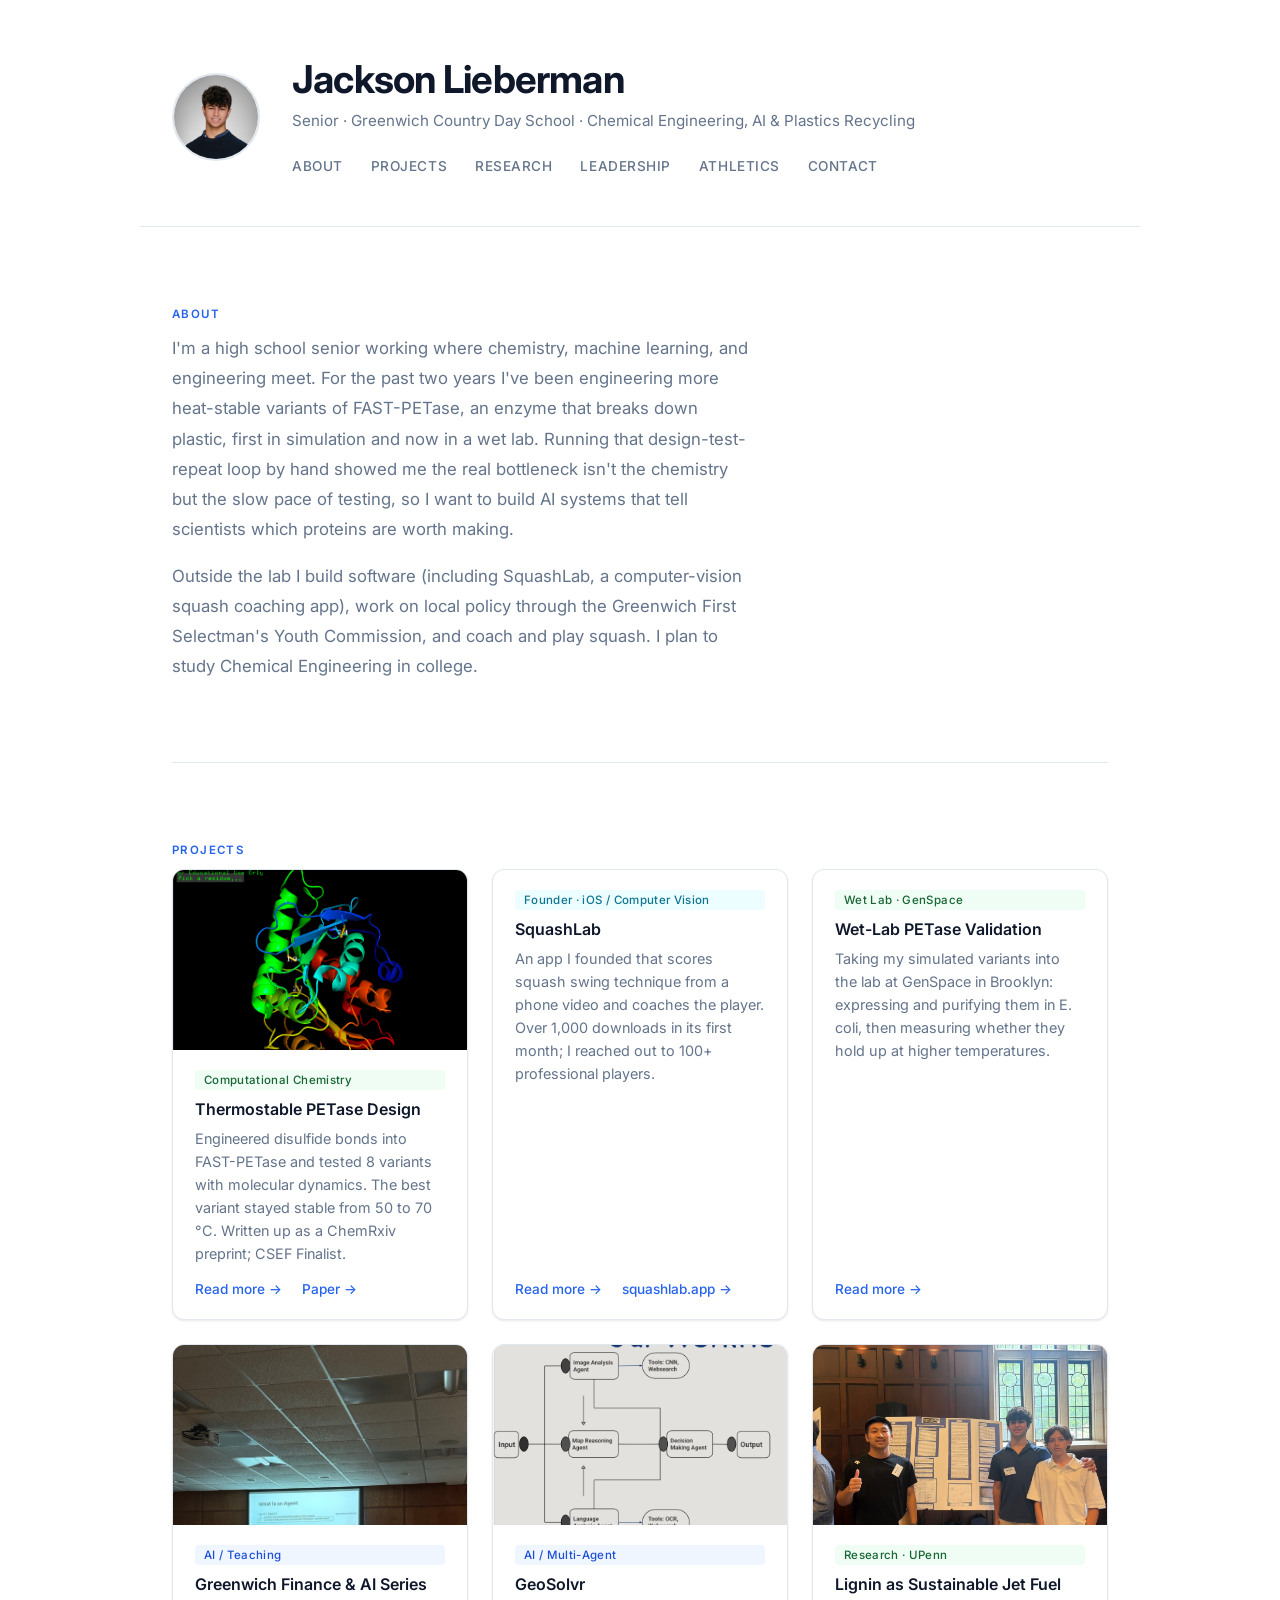
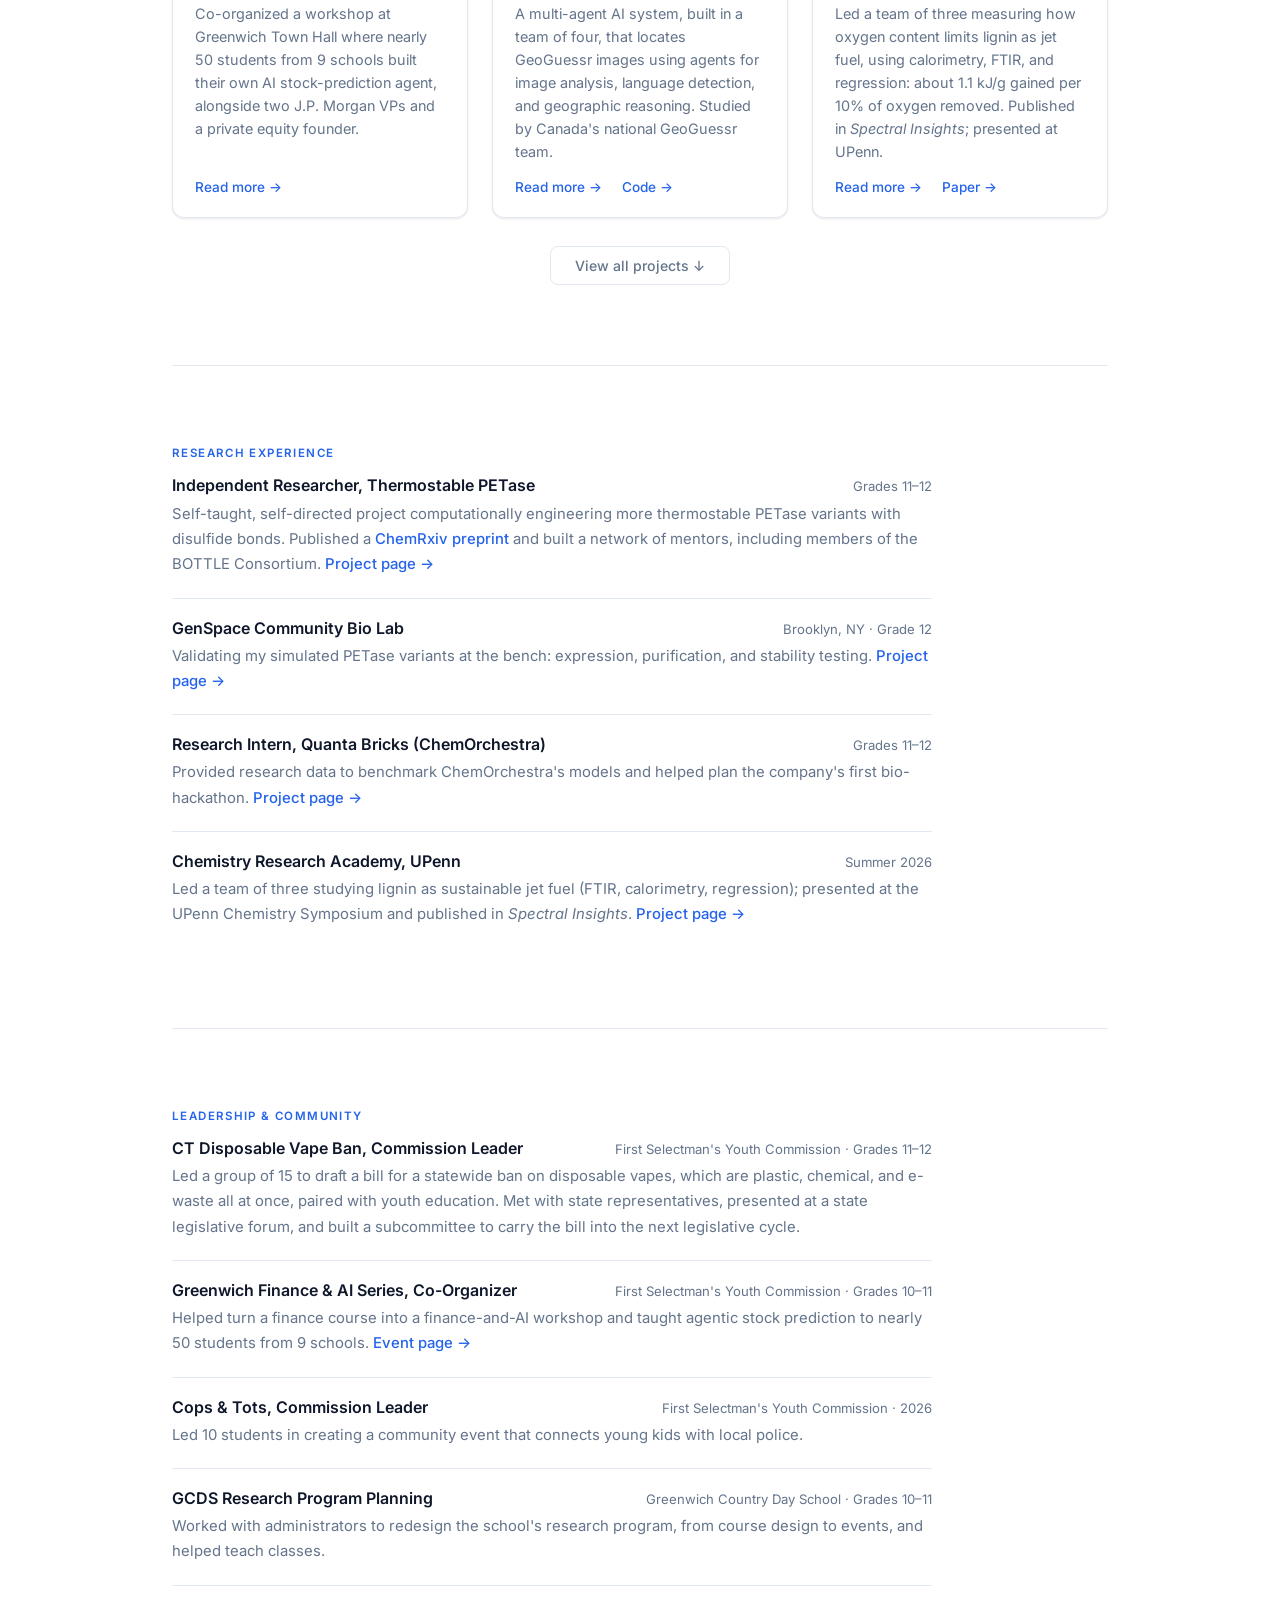
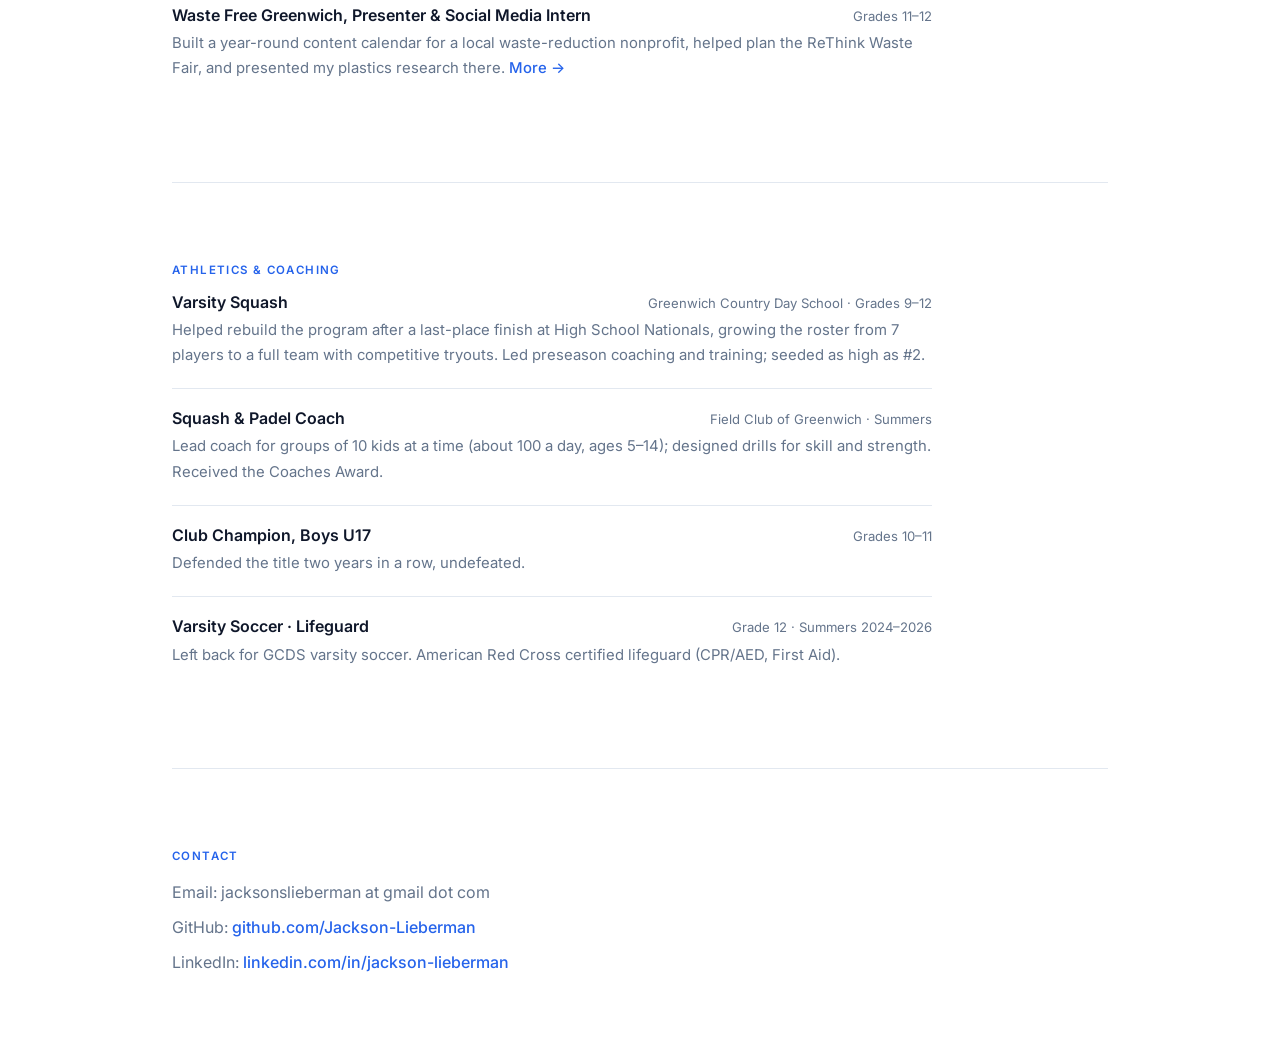
<file: index.html>
<!DOCTYPE html>
<html lang="en">
<head>
    <meta charset="UTF-8">
    <meta name="viewport" content="width=device-width, initial-scale=1.0">
    <title>Jackson Lieberman</title>
    <meta name="description" content="Jackson Lieberman: high school researcher and builder working at the intersection of chemistry, AI, and plastics recycling.">
    <link rel="preconnect" href="https://fonts.googleapis.com">
    <link rel="preconnect" href="https://fonts.gstatic.com" crossorigin>
    <link href="https://fonts.googleapis.com/css2?family=Inter:wght@300;400;500;600;700&display=swap" rel="stylesheet">
    <link rel="stylesheet" type="text/css" href="style.css" />
</head>
<body>
    <header>
        <div class="header-inner">
            <img src="images/Lieberman_Jackson.jpg" alt="Jackson Lieberman" class="headshot">
            <div class="header-text">
                <h1>Jackson Lieberman</h1>
                <p class="subtitle">Senior · Greenwich Country Day School · Chemical Engineering, AI &amp; Plastics Recycling</p>
                <nav>
                    <a href="#about">About</a>
                    <a href="#projects">Projects</a>
                    <a href="#research">Research</a>
                    <a href="#leadership">Leadership</a>
                    <a href="#athletics">Athletics</a>
                    <a href="#contact">Contact</a>
                </nav>
            </div>
        </div>
    </header>

    <div class="container">
        <section id="about">
            <div class="about-body">
                <span class="section-label">About</span>
                <p>I'm a high school senior working where chemistry, machine learning, and engineering meet. For the past two years I've been engineering more heat-stable variants of FAST-PETase, an enzyme that breaks down plastic, first in simulation and now in a wet lab. Running that design-test-repeat loop by hand showed me the real bottleneck isn't the chemistry but the slow pace of testing, so I want to build AI systems that tell scientists which proteins are worth making.</p>
                <p>Outside the lab I build software (including SquashLab, a computer-vision squash coaching app), work on local policy through the Greenwich First Selectman's Youth Commission, and coach and play squash. I plan to study Chemical Engineering in college.</p>
            </div>
        </section>

        <section id="projects">
            <span class="section-label">Projects</span>

            <!-- Featured projects -->
            <div class="projects-grid">
                <div class="project-card">
                    <div class="card-img">
                        <img src="images/trip.png" alt="Triple disulfide FAST-PETase structure in PyMOL">
                    </div>
                    <div class="card-body">
                        <span class="tag tag-chem">Computational Chemistry</span>
                        <h3><a href="thermostable-petase.html">Thermostable PETase Design</a></h3>
                        <p>Engineered disulfide bonds into FAST-PETase and tested 8 variants with molecular dynamics. The best variant stayed stable from 50 to 70 °C. Written up as a ChemRxiv preprint; CSEF Finalist.</p>
                        <div class="card-links"><a href="thermostable-petase.html" class="card-link">Read more →</a><a href="https://chemrxiv.org/doi/full/10.26434/chemrxiv.15002149/v2" target="_blank" rel="noopener" class="card-link">Paper →</a></div>
                    </div>
                </div>
                <div class="project-card">
                    <div class="card-body">
                        <span class="tag tag-sports">Founder · iOS / Computer Vision</span>
                        <h3><a href="squashlab.html">SquashLab</a></h3>
                        <p>An app I founded that scores squash swing technique from a phone video and coaches the player. Over 1,000 downloads in its first month; I reached out to 100+ professional players.</p>
                        <div class="card-links"><a href="squashlab.html" class="card-link">Read more →</a><a href="https://squashlab.app" target="_blank" rel="noopener" class="card-link">squashlab.app →</a></div>
                    </div>
                </div>
                <div class="project-card">
                    <div class="card-body">
                        <span class="tag tag-bio">Wet Lab · GenSpace</span>
                        <h3><a href="lab-petase.html">Wet-Lab PETase Validation</a></h3>
                        <p>Taking my simulated variants into the lab at GenSpace in Brooklyn: expressing and purifying them in E. coli, then measuring whether they hold up at higher temperatures.</p>
                        <a href="lab-petase.html" class="card-link">Read more →</a>
                    </div>
                </div>
                <div class="project-card">
                    <div class="card-img">
                        <img src="images/gfs.jpg" alt="Jackson presenting at the Greenwich Finance Series">
                    </div>
                    <div class="card-body">
                        <span class="tag tag-ai">AI / Teaching</span>
                        <h3><a href="gfs.html">Greenwich Finance &amp; AI Series</a></h3>
                        <p>Co-organized a workshop at Greenwich Town Hall where nearly 50 students from 9 schools built their own AI stock-prediction agent, alongside two J.P. Morgan VPs and a private equity founder.</p>
                        <a href="gfs.html" class="card-link">Read more →</a>
                    </div>
                </div>
                <div class="project-card">
                    <div class="card-img">
                        <img src="images/geosolvr-workflow.png" alt="GeoSolvr multi-agent workflow diagram">
                    </div>
                    <div class="card-body">
                        <span class="tag tag-ai">AI / Multi-Agent</span>
                        <h3><a href="geo.html">GeoSolvr</a></h3>
                        <p>A multi-agent AI system, built in a team of four, that locates GeoGuessr images using agents for image analysis, language detection, and geographic reasoning. Studied by Canada's national GeoGuessr team.</p>
                        <div class="card-links"><a href="geo.html" class="card-link">Read more →</a><a href="https://github.com/Jackson-Lieberman/GeoSolvr" target="_blank" rel="noopener" class="card-link">Code →</a></div>
                    </div>
                </div>
                <div class="project-card">
                    <div class="card-img">
                        <img src="images/lignin-upenn.jpg" alt="Jackson's team with their lignin research poster at UPenn">
                    </div>
                    <div class="card-body">
                        <span class="tag tag-chem">Research · UPenn</span>
                        <h3><a href="lignin.html">Lignin as Sustainable Jet Fuel</a></h3>
                        <p>Led a team of three measuring how oxygen content limits lignin as jet fuel, using calorimetry, FTIR, and regression: about 1.1 kJ/g gained per 10% of oxygen removed. Published in <em>Spectral Insights</em>; presented at UPenn.</p>
                        <div class="card-links"><a href="lignin.html" class="card-link">Read more →</a><a href="https://drive.google.com/file/d/1PrXWZvQWnxMOH6SxtFPvm7KJQ2KZrzMc/view" target="_blank" rel="noopener" class="card-link">Paper →</a></div>
                    </div>
                </div>
            </div>

            <!-- More projects (hidden by default) -->
            <div class="more-projects" id="moreProjects">
                <div class="projects-grid">
                    <div class="project-card">
                        <div class="card-body">
                            <span class="tag tag-data">Data / Humanities</span>
                            <h3><a href="constituting-education.html">Constituting Education</a></h3>
                            <p>Topic modeling (STM, keyATM, BERTopic) of national education documents across about ten countries, testing whether "human capital" language has displaced civic and humanistic ideas of what school is for.</p>
                            <a href="constituting-education.html" class="card-link">Read more →</a>
                        </div>
                    </div>
                    <div class="project-card">
                        <div class="card-body">
                            <span class="tag tag-ai">AI / Chemistry</span>
                            <h3><a href="quanta-bricks.html">Quanta Bricks (ChemOrchestra)</a></h3>
                            <p>Research intern: supplied data from my PETase research to benchmark ChemOrchestra, a computational chemistry platform, and helped plan its first bio-hackathon.</p>
                            <a href="quanta-bricks.html" class="card-link">Read more →</a>
                        </div>
                    </div>
                    <div class="project-card">
                        <div class="card-img">
                            <img src="images/bcm-alphafold.png" alt="BCM_v2 AlphaFold structure">
                        </div>
                        <div class="card-body">
                            <span class="tag tag-chem">Protein Design</span>
                            <h3><a href="blend-cleaver-mini.html">Blend-Cleaver-Mini</a></h3>
                            <p>A modular fusion enzyme, designed with AlphaFold, for breaking down PET blends and adhesive laminates.</p>
                            <a href="blend-cleaver-mini.html" class="card-link">Read more →</a>
                        </div>
                    </div>
                    <div class="project-card">
                        <div class="card-img">
                            <img src="images/cleancrop-ui.png" alt="CleanCrop.AI plant disease detection UI">
                        </div>
                        <div class="card-body">
                            <span class="tag tag-ai">AI / ML</span>
                            <h3><a href="https://jackson-lieberman.github.io/cleancrop/" target="_blank" rel="noopener">CleanCrop.AI</a></h3>
                            <p>A convolutional neural network in Python and TensorFlow that identifies crop diseases and suggests treatments, motivated by research on crop disease and world hunger.</p>
                            <a href="https://jackson-lieberman.github.io/cleancrop/" target="_blank" rel="noopener" class="card-link">Try it →</a>
                        </div>
                    </div>
                    <div class="project-card">
                        <div class="card-body">
                            <span class="tag tag-data">Python / Data</span>
                            <h3><a href="shakespeare-analysis.html">Shakespeare Text Analysis</a></h3>
                            <p>Python programs that measure word frequency and themes (love, power, revenge, hate) across 20+ plays, with CSV output and matplotlib charts.</p>
                            <a href="shakespeare-analysis.html" class="card-link">Read more →</a>
                        </div>
                    </div>
                    <div class="project-card">
                        <div class="card-body">
                            <span class="tag tag-python">Python</span>
                            <h3><a href="https://jackson-lieberman.github.io/dimentionalanalysis/" target="_blank" rel="noopener">Dimensional Analysis Calculator</a></h3>
                            <p>A dimensional analysis calculator built in Python for chemistry class.</p>
                            <a href="https://jackson-lieberman.github.io/dimentionalanalysis/" target="_blank" rel="noopener" class="card-link">Try it →</a>
                        </div>
                    </div>
                </div>
            </div>

            <button class="show-more-btn" id="showMoreBtn" onclick="toggleMore()">View all projects ↓</button>
        </section>

        <section id="research">
            <span class="section-label">Research Experience</span>
            <ul class="entries">
                <li>
                    <div class="entry-head"><h3>Independent Researcher, Thermostable PETase</h3><span class="entry-meta">Grades 11–12</span></div>
                    <p>Self-taught, self-directed project computationally engineering more thermostable PETase variants with disulfide bonds. Published a <a href="https://chemrxiv.org/doi/full/10.26434/chemrxiv.15002149/v2" target="_blank" rel="noopener">ChemRxiv preprint</a> and built a network of mentors, including members of the BOTTLE Consortium. <a href="thermostable-petase.html">Project page →</a></p>
                </li>
                <li>
                    <div class="entry-head"><h3>GenSpace Community Bio Lab</h3><span class="entry-meta">Brooklyn, NY · Grade 12</span></div>
                    <p>Validating my simulated PETase variants at the bench: expression, purification, and stability testing. <a href="lab-petase.html">Project page →</a></p>
                </li>
                <li>
                    <div class="entry-head"><h3>Research Intern, Quanta Bricks (ChemOrchestra)</h3><span class="entry-meta">Grades 11–12</span></div>
                    <p>Provided research data to benchmark ChemOrchestra's models and helped plan the company's first bio-hackathon. <a href="quanta-bricks.html">Project page →</a></p>
                </li>
                <li>
                    <div class="entry-head"><h3>Chemistry Research Academy, UPenn</h3><span class="entry-meta">Summer 2026</span></div>
                    <p>Led a team of three studying lignin as sustainable jet fuel (FTIR, calorimetry, regression); presented at the UPenn Chemistry Symposium and published in <em>Spectral Insights</em>. <a href="lignin.html">Project page →</a></p>
                </li>
            </ul>
        </section>

        <section id="leadership">
            <span class="section-label">Leadership &amp; Community</span>
            <ul class="entries">
                <li>
                    <div class="entry-head"><h3>CT Disposable Vape Ban, Commission Leader</h3><span class="entry-meta">First Selectman's Youth Commission · Grades 11–12</span></div>
                    <p>Led a group of 15 to draft a bill for a statewide ban on disposable vapes, which are plastic, chemical, and e-waste all at once, paired with youth education. Met with state representatives, presented at a state legislative forum, and built a subcommittee to carry the bill into the next legislative cycle.</p>
                </li>
                <li>
                    <div class="entry-head"><h3>Greenwich Finance &amp; AI Series, Co-Organizer</h3><span class="entry-meta">First Selectman's Youth Commission · Grades 10–11</span></div>
                    <p>Helped turn a finance course into a finance-and-AI workshop and taught agentic stock prediction to nearly 50 students from 9 schools. <a href="gfs.html">Event page →</a></p>
                </li>
                <li>
                    <div class="entry-head"><h3>Cops &amp; Tots, Commission Leader</h3><span class="entry-meta">First Selectman's Youth Commission · 2026</span></div>
                    <p>Led 10 students in creating a community event that connects young kids with local police.</p>
                </li>
                <li>
                    <div class="entry-head"><h3>GCDS Research Program Planning</h3><span class="entry-meta">Greenwich Country Day School · Grades 10–11</span></div>
                    <p>Worked with administrators to redesign the school's research program, from course design to events, and helped teach classes.</p>
                </li>
                <li>
                    <div class="entry-head"><h3>Waste Free Greenwich, Presenter &amp; Social Media Intern</h3><span class="entry-meta">Grades 11–12</span></div>
                    <p>Built a year-round content calendar for a local waste-reduction nonprofit, helped plan the ReThink Waste Fair, and presented my plastics research there. <a href="waste-free-greenwich.html">More →</a></p>
                </li>
            </ul>
        </section>

        <section id="athletics">
            <span class="section-label">Athletics &amp; Coaching</span>
            <ul class="entries">
                <li>
                    <div class="entry-head"><h3>Varsity Squash</h3><span class="entry-meta">Greenwich Country Day School · Grades 9–12</span></div>
                    <p>Helped rebuild the program after a last-place finish at High School Nationals, growing the roster from 7 players to a full team with competitive tryouts. Led preseason coaching and training; seeded as high as #2.</p>
                </li>
                <li>
                    <div class="entry-head"><h3>Squash &amp; Padel Coach</h3><span class="entry-meta">Field Club of Greenwich · Summers</span></div>
                    <p>Lead coach for groups of 10 kids at a time (about 100 a day, ages 5–14); designed drills for skill and strength. Received the Coaches Award.</p>
                </li>
                <li>
                    <div class="entry-head"><h3>Club Champion, Boys U17</h3><span class="entry-meta">Grades 10–11</span></div>
                    <p>Defended the title two years in a row, undefeated.</p>
                </li>
                <li>
                    <div class="entry-head"><h3>Varsity Soccer · Lifeguard</h3><span class="entry-meta">Grade 12 · Summers 2024–2026</span></div>
                    <p>Left back for GCDS varsity soccer. American Red Cross certified lifeguard (CPR/AED, First Aid).</p>
                </li>
            </ul>
        </section>

        <section id="contact">
            <span class="section-label">Contact</span>
            <p>
                Email: jacksonslieberman at gmail dot com<br>
                GitHub: <a href="https://github.com/Jackson-Lieberman" target="_blank" rel="noopener">github.com/Jackson-Lieberman</a><br>
                LinkedIn: <a href="https://www.linkedin.com/in/jackson-lieberman-a34aa6330/" target="_blank" rel="noopener">linkedin.com/in/jackson-lieberman</a>
            </p>
        </section>
    </div>

    <script>
        function toggleMore() {
            const more = document.getElementById('moreProjects');
            const btn = document.getElementById('showMoreBtn');
            const expanded = more.classList.toggle('expanded');
            btn.textContent = expanded ? 'Show less ↑' : 'View all projects ↓';
        }
    </script>
</body>
</html>
</file>
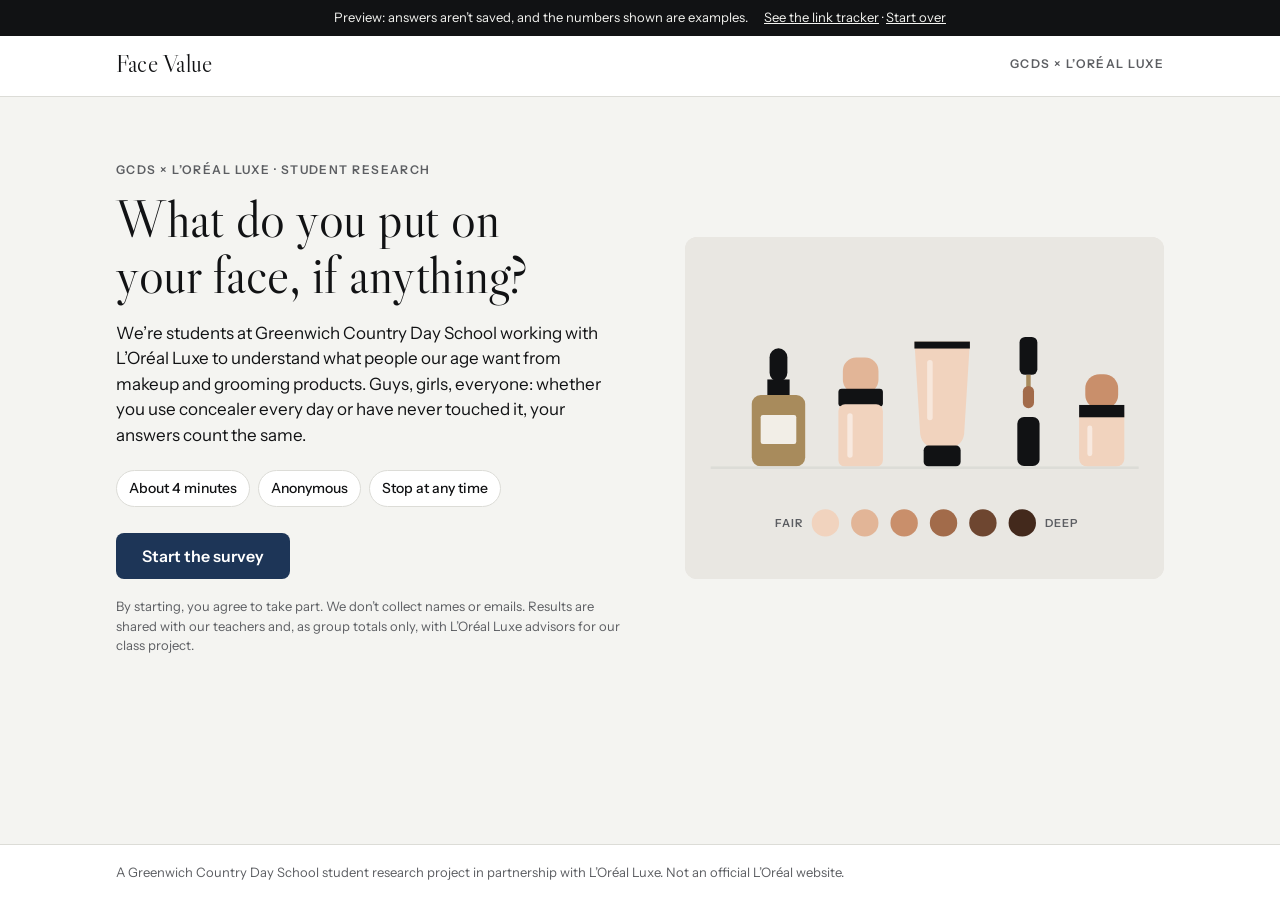
<file: facevalue/index.html>
<!doctype html>
<html lang="en">
<head>
<meta charset="utf-8">
<meta name="viewport" content="width=device-width, initial-scale=1, viewport-fit=cover">
<meta name="description" content="A 4-minute anonymous survey by Greenwich Country Day School students, in partnership with L’Oréal Luxe.">
<meta name="robots" content="noindex">
<meta property="og:type" content="website">
<meta property="og:title" content="Face Value · GCDS × L’Oréal Luxe">
<meta property="og:description" content="A 4-minute anonymous survey by Greenwich Country Day School students, in partnership with L’Oréal Luxe.">
<meta property="og:image" content="https://jacksonlieberman.me/facevalue/og.png">
<meta name="twitter:card" content="summary_large_image">
<link rel="icon" href="favicon.svg" type="image/svg+xml">
<script src="config.js"></script>
<title>Face Value</title>
<link rel="preconnect" href="https://fonts.googleapis.com">
<link rel="preconnect" href="https://fonts.gstatic.com" crossorigin>
<link rel="stylesheet" href="https://fonts.googleapis.com/css2?family=Instrument+Sans:wght@400;500;600;700&family=Libre+Caslon+Display&display=swap">
<style>
/* Layout: one question per screen in a centered 720px column. A thin bar under the
   header fills left to right through a skin-tone shade range as questions are answered. */
:root{
  --bg:#F4F4F1; --surface:#FFFFFF; --panel:#E9E7E2; --ink:#111214; --ink-2:#5C5E62; --line:#DCDCD7;
  --accent:#1D3557; --accent-ink:#FFFFFF; --tint:#E6EBF2; --metal:#A88B5C; --lip:#A85D55;
  --t1:#F1D3BE; --t2:#E2B597; --t3:#C98F6B; --t4:#A26B4A; --t5:#6E4630; --t6:#43291C;
  --serif:"Libre Caslon Display","Big Caslon","Didot",Georgia,serif;
  --sans:"Instrument Sans","Helvetica Neue",Arial,sans-serif;
}
@media (prefers-color-scheme: dark){
  :root:not([data-theme="light"]){
    --bg:#111214; --surface:#1A1B1E; --panel:#1F2024; --ink:#F1F1EE; --ink-2:#A2A4A8; --line:#2E2F33;
    --accent:#9DB6D6; --accent-ink:#0D1420; --tint:#1C2533; --metal:#B79A6A; --lip:#C27A70; color-scheme:dark;
  }
}
:root[data-theme="dark"]{
  --bg:#111214; --surface:#1A1B1E; --panel:#1F2024; --ink:#F1F1EE; --ink-2:#A2A4A8; --line:#2E2F33;
  --accent:#9DB6D6; --accent-ink:#0D1420; --tint:#1C2533; --metal:#B79A6A; --lip:#C27A70; color-scheme:dark;
}
html,body{margin:0;height:100%}
.app{min-height:100%;display:flex;flex-direction:column}
.app>main{flex:1 0 auto}
*{box-sizing:border-box}
[hidden]{display:none!important}
body{background:var(--bg);color:var(--ink);font-family:var(--sans);font-size:16px;line-height:1.5;-webkit-font-smoothing:antialiased}
button{font:inherit;color:inherit}
:focus-visible{outline:2px solid var(--accent);outline-offset:3px}
.wrap{max-width:1080px;margin:0 auto;padding-left:max(16px,env(safe-area-inset-left,0px));padding-right:max(16px,env(safe-area-inset-right,0px))}

/* illustration pigments */
.c-ink{fill:var(--ink)} .c-surf{fill:var(--surface)} .c-panel{fill:var(--panel)} .c-line{fill:var(--line)}
.c-metal{fill:var(--metal)} .c-lip{fill:var(--lip)} .c-acc{fill:var(--accent)}
.c-t1{fill:var(--t1)} .c-t2{fill:var(--t2)} .c-t3{fill:var(--t3)} .c-t4{fill:var(--t4)} .c-t5{fill:var(--t5)} .c-t6{fill:var(--t6)}
.c-ring{fill:none;stroke:var(--ink-2);stroke-width:2.5;stroke-dasharray:4 5}
.c-label{fill:var(--ink-2);font-family:var(--sans);font-size:13px;font-weight:600;letter-spacing:.1em}
.c-tag{fill:var(--ink);font-family:var(--sans);font-size:19px;font-weight:700}
.s-t2{fill:none;stroke:var(--t2)}

.preview-band{background:var(--ink);color:var(--bg);font-size:13px;padding-block:8px;padding-left:max(16px,env(safe-area-inset-left,0px));padding-right:max(16px,env(safe-area-inset-right,0px));display:flex;flex-wrap:wrap;gap:4px 16px;justify-content:center}
.preview-band a{color:inherit}

.top{background:var(--surface);border-bottom:1px solid var(--line)}
.top-in{display:flex;align-items:center;justify-content:space-between;gap:12px;padding-block:16px}
.mark{font-family:var(--serif);font-size:24px;line-height:1;letter-spacing:.01em}
.partner{font-size:12px;font-weight:600;letter-spacing:.12em;text-transform:uppercase;color:var(--ink-2);text-align:right}
.progress{height:4px;background:var(--line)}
.progress i{display:block;height:100%;width:0;background:linear-gradient(90deg,var(--t1),var(--t2),var(--t3),var(--t4),var(--t5),var(--t6));background-size:100vw 100%;transition:width .35s ease}
.app[data-view="intro"] .progress,.app[data-view="end"] .progress{visibility:hidden}

.stage{padding-block:40px 64px}
@media (min-width:760px){.stage{padding-block:64px 88px}}
.col-q{max-width:720px;margin:0 auto}

/* type */
.label{font-size:12px;font-weight:600;letter-spacing:.12em;text-transform:uppercase;color:var(--ink-2);margin:0 0 12px}
.label .n{color:var(--accent)}
.q-title{font-weight:600;font-size:clamp(26px,4vw,36px);line-height:1.15;letter-spacing:-.015em;margin:0;text-wrap:balance;outline:none}
.q-help{color:var(--ink-2);margin:10px 0 0;max-width:60ch}
.answers{margin-top:28px}
.nav{display:flex;align-items:center;justify-content:space-between;gap:12px;margin-top:32px;flex-wrap:wrap}
.nav-right{display:flex;align-items:center;gap:16px;margin-left:auto}
.count{font-size:13px;color:var(--ink-2);font-variant-numeric:tabular-nums}
.count.warn{color:var(--lip)}

.btn{border:0;cursor:pointer;font-weight:600;font-size:16px;line-height:1;padding:15px 26px;border-radius:8px;transition:opacity .2s,transform .1s}
.btn:active{transform:translateY(1px)}
.primary{background:var(--accent);color:var(--accent-ink)}
.primary:disabled{opacity:.3;cursor:not-allowed;transform:none}
.secondary{background:var(--surface);color:var(--ink);border:1px solid var(--line)}
.text-btn{background:none;border:0;color:var(--ink-2);cursor:pointer;padding:8px 0;font-size:15px;text-decoration:underline;text-underline-offset:4px}

/* option cards with illustrations */
.cards{display:grid;grid-template-columns:repeat(2,minmax(0,1fr));gap:10px}
@media (min-width:600px){.cards{grid-template-columns:repeat(3,minmax(0,1fr))}}
.card{position:relative;display:flex;flex-direction:column;align-items:flex-start;gap:12px;padding:16px;background:var(--surface);border:1px solid var(--line);border-radius:10px;text-align:left;font-weight:500;font-size:15px;line-height:1.3;cursor:pointer;transition:border-color .15s,background .15s;min-width:0}
.card svg{width:52px;height:52px;flex:none}
.card small{display:block;font-weight:400;font-size:13px;color:var(--ink-2);margin-top:2px}
.card:hover{border-color:var(--ink-2)}
.card[aria-pressed="true"]{border-color:var(--accent);background:var(--tint);box-shadow:inset 0 0 0 1px var(--accent)}
.tick{position:absolute;top:10px;right:10px;width:20px;height:20px;border-radius:4px;background:var(--accent);color:var(--accent-ink);display:none;place-items:center}
.tick svg{width:12px;height:12px}
[aria-pressed="true"]>.tick{display:grid}
.cards.check{grid-template-columns:repeat(2,minmax(0,1fr))}
@media (min-width:600px){.cards.check{grid-template-columns:repeat(4,minmax(0,1fr))}}
.cards.check .card{align-items:center;padding:22px 10px}
.cards.check .card svg{width:68px;height:68px}

/* frequency rows */
.rows{display:grid;gap:8px}
.rows .card{flex-direction:row;align-items:center;justify-content:space-between;gap:16px;padding:16px 18px;font-size:16px}
.dots{display:flex;gap:4px;justify-content:flex-end}
.dots i{width:9px;height:9px;border-radius:50%;box-shadow:inset 0 0 0 1.5px var(--line);display:block}
.dots i.f{background:var(--accent);box-shadow:none}
.dots i.x{box-shadow:inset 0 0 0 1.5px var(--ink-2)}
.dots-label{display:block;font-size:12px;color:var(--ink-2);margin-top:5px;text-align:right}

/* choices */
.chips{display:flex;flex-wrap:wrap;gap:8px}
.chip{padding:12px 16px;border-radius:8px;border:1px solid var(--line);background:var(--surface);font-weight:500;font-size:15px;line-height:1.25;cursor:pointer;text-align:left;transition:background .15s,border-color .15s}
.chip:hover{border-color:var(--ink-2)}
.chip[aria-pressed="true"]{background:var(--accent);border-color:var(--accent);color:var(--accent-ink)}
.chips.stack{flex-direction:column;align-items:stretch}
.chips.stack .chip{padding:15px 18px;font-size:16px}
.group+.group{margin-top:28px}
.shake{animation:shake .3s}
@keyframes shake{25%{transform:translateX(-3px)}75%{transform:translateX(3px)}}

/* which best describes you */
.pairs{display:grid;gap:24px}
.pair-q{font-size:13px;font-weight:600;letter-spacing:.1em;text-transform:uppercase;color:var(--ink-2);margin:0 0 8px}
.pair{display:grid;grid-template-columns:repeat(2,minmax(0,1fr));gap:10px}
.pair .card{flex-direction:row;align-items:center;gap:14px;padding:14px 40px 14px 14px}
.pair .card>svg{width:60px;height:60px;padding:6px;border-radius:8px;background:var(--panel)}
.pair .card b{display:block;font-size:16px;font-weight:600}
.pair .card small{margin-top:3px}
@media (max-width:540px){.pair .card{flex-direction:column;align-items:flex-start;padding:14px}}

/* price */
.price-read{font-family:var(--serif);font-size:clamp(56px,11vw,88px);line-height:1;margin:0;font-variant-numeric:tabular-nums}
.price-read small{font-family:var(--sans);font-size:15px;color:var(--ink-2);margin-left:8px}
.range{width:100%;margin:22px 0 10px;-webkit-appearance:none;appearance:none;height:6px;border-radius:3px;background:linear-gradient(90deg,var(--accent) var(--p,30%),var(--line) var(--p,30%));outline-offset:8px}
.range::-webkit-slider-thumb{-webkit-appearance:none;appearance:none;width:26px;height:26px;border-radius:50%;background:var(--surface);border:2px solid var(--accent);box-shadow:0 1px 3px rgba(0,0,0,.25);cursor:grab}
.range::-moz-range-thumb{width:22px;height:22px;border-radius:50%;background:var(--surface);border:2px solid var(--accent);box-shadow:0 1px 3px rgba(0,0,0,.25);cursor:grab}
.ticks{display:flex;justify-content:space-between;font-size:13px;color:var(--ink-2);font-variant-numeric:tabular-nums}

/* 1-5 scale */
.scale{display:grid;grid-template-columns:repeat(5,minmax(0,1fr));gap:6px}
.scale button{display:flex;flex-direction:column;align-items:center;gap:8px;padding:14px 4px 12px;border:1px solid var(--line);border-radius:10px;background:var(--surface);cursor:pointer;font-size:13px;font-weight:500;line-height:1.2;text-align:center}
.scale b{font-family:var(--serif);font-weight:400;font-size:24px;line-height:1}
.scale button[aria-pressed="true"]{border-color:var(--accent);background:var(--accent);color:var(--accent-ink)}

.concept{display:grid;gap:22px;margin-top:24px}
.art{border-radius:12px;overflow:hidden;line-height:0;background:var(--panel)}
.art svg{width:100%;height:auto;display:block}
.concept-card{display:grid;border:1px solid var(--line);border-radius:12px;overflow:hidden;background:var(--surface)}
@media (min-width:640px){.concept-card{grid-template-columns:minmax(0,.85fr) minmax(0,1.15fr)}}
.concept-art{background:var(--panel);line-height:0;display:flex;align-items:center}
.concept-art svg{width:100%;height:auto;display:block}
.concept-body{padding:22px;display:grid;gap:16px;align-content:start}
.concept-name{font-family:var(--serif);font-size:28px;line-height:1.1;margin:0}
.features{list-style:none;margin:0;padding:0;display:grid;gap:12px}
.features li{display:grid;grid-template-columns:34px minmax(0,1fr);gap:12px;align-items:start}
.features .fi{width:34px;height:34px;border-radius:8px;background:var(--tint);color:var(--accent);display:grid;place-items:center}
.features .fi svg{width:18px;height:18px}
.features b{display:block;font-weight:600;font-size:15px;line-height:1.3}
.features span{display:block;font-size:14px;color:var(--ink-2);line-height:1.4}
.ba{display:flex;align-items:center;gap:14px;padding-top:16px;border-top:1px solid var(--line)}
.ba figure{margin:0;display:grid;justify-items:center;gap:6px;font-size:11px;font-weight:600;letter-spacing:.1em;text-transform:uppercase;color:var(--ink-2)}
.ba figure svg{width:58px;height:58px}
.ba .arrow{width:28px;height:14px;color:var(--ink-2);flex:none;margin-bottom:18px}

.field{width:100%;padding:14px 16px;border:1px solid var(--line);border-radius:8px;background:var(--surface);color:var(--ink);font:500 17px/1.3 var(--sans)}
.field:focus{border-color:var(--accent);outline:none;box-shadow:0 0 0 1px var(--accent)}
textarea.field{min-height:130px;resize:vertical;line-height:1.45}
.stack-gap{display:grid;gap:14px}
.hint{font-size:14px;color:var(--ink-2);margin:8px 0 0}

/* cover */
.intro{display:grid;gap:32px;align-items:center}
@media (min-width:880px){.intro{grid-template-columns:minmax(0,1fr) minmax(0,.95fr);gap:64px}}
.intro-title{font-family:var(--serif);font-weight:400;font-size:clamp(34px,4.6vw,52px);line-height:1.08;letter-spacing:-.005em;margin:0;text-wrap:balance}
.lede{font-size:17px;max-width:50ch;margin:18px 0 0;color:var(--ink)}
.facts{list-style:none;padding:0;margin:22px 0 26px;display:flex;flex-wrap:wrap;gap:8px}
.facts li{font-size:14px;font-weight:500;padding:7px 12px;border:1px solid var(--line);border-radius:999px;background:var(--surface)}
.fine{font-size:13px;color:var(--ink-2);max-width:56ch;margin:18px 0 0}
.sel{user-select:all;color:var(--ink);font-weight:500;overflow-wrap:anywhere}
.friend{font-size:14px;font-weight:600;color:var(--accent);margin:0 0 12px}

/* results */
.result{display:grid;gap:28px}
@media (min-width:880px){.result{grid-template-columns:minmax(0,.85fr) minmax(0,1.15fr);gap:56px;align-items:start}}
.summary{background:var(--surface);border:1px solid var(--line);border-radius:12px;overflow:hidden}
.summary-head{padding:24px 24px 20px;border-bottom:1px solid var(--line)}
.type-name{font-family:var(--serif);font-size:clamp(34px,5vw,44px);line-height:1.05;margin:4px 0 8px}
.type-line{margin:0;color:var(--ink-2)}
.shade-strip{display:grid;grid-template-columns:repeat(6,1fr);height:8px}
.shade-strip i:nth-child(1){background:var(--t1)}.shade-strip i:nth-child(2){background:var(--t2)}.shade-strip i:nth-child(3){background:var(--t3)}
.shade-strip i:nth-child(4){background:var(--t4)}.shade-strip i:nth-child(5){background:var(--t5)}.shade-strip i:nth-child(6){background:var(--t6)}
.glance{margin:0;padding:8px 24px 16px}
.glance div{display:grid;grid-template-columns:minmax(0,1fr) minmax(0,1.2fr);gap:12px;padding-block:10px;border-bottom:1px solid var(--line);font-size:15px}
.glance div:last-child{border-bottom:0}
.glance dt{color:var(--ink-2)} .glance dd{margin:0;font-weight:500}
.col{display:grid;gap:28px;min-width:0}
.h2{font-weight:600;font-size:21px;line-height:1.25;margin:0 0 10px}
.stats{border-top:1px solid var(--line)}
.stat{display:grid;grid-template-columns:5.2ch 1fr;gap:16px;align-items:baseline;padding-block:14px;border-bottom:1px solid var(--line)}
.stat b{font-family:var(--serif);font-weight:400;font-size:32px;line-height:1;font-variant-numeric:tabular-nums;white-space:nowrap}
.stat span q{font-style:italic}
.share{background:var(--surface);border:1px solid var(--line);border-radius:12px;padding:22px}
.share p{margin:0 0 14px;max-width:60ch}
.linkbox{display:grid;grid-template-columns:minmax(0,1fr) auto;gap:8px}
.linkbox .field{font-size:14px}
.mini{font-size:14px;color:var(--ink-2);margin:12px 0 0}
.mini b{color:var(--ink)}
.board{list-style:none;margin:0;padding:0;display:grid;gap:10px}
.board li{display:grid;grid-template-columns:2ch minmax(0,1fr) auto;gap:12px;align-items:center;font-size:15px}
.board .rk{font-size:13px;color:var(--ink-2);font-variant-numeric:tabular-nums}
.board .nm{min-width:0}
.board .nm span{display:block;overflow:hidden;text-overflow:ellipsis;white-space:nowrap}
.board .bar{display:block;height:5px;border-radius:3px;background:var(--line);margin-top:6px;overflow:hidden}
.board .bar i{display:block;height:100%;background:var(--t3)}
.board li.me .bar i{background:var(--accent)}
.board li.me .nm span{font-weight:600}
.board .n{font-size:14px;font-weight:600;font-variant-numeric:tabular-nums}
.example-note{font-size:12px;font-weight:600;letter-spacing:.1em;text-transform:uppercase;color:var(--lip);margin:0}

/* link tracker */
.hub{display:grid;gap:26px;max-width:720px;margin:0 auto}
.goal-grid{display:grid;grid-template-columns:repeat(5,minmax(0,40px));gap:10px;margin:16px 0 10px}
.goal-grid i{aspect-ratio:1/1;border-radius:50%;background:var(--surface);box-shadow:inset 0 0 0 1px var(--line)}
.goal-grid i.on{background:var(--accent);box-shadow:none}
.hub-num{font-family:var(--serif);font-size:clamp(48px,8vw,72px);line-height:1;margin:8px 0 0;font-variant-numeric:tabular-nums}
.hub-num small{font-family:var(--sans);font-size:16px;color:var(--ink-2);margin-left:6px}
.code-tag{font-weight:600;font-size:14px;letter-spacing:.1em;background:var(--tint);color:var(--ink);padding:6px 10px;border-radius:6px;display:inline-block}

.end{max-width:620px;margin:0 auto;padding-block:20px}
.end h1{font-weight:600;font-size:clamp(28px,4.4vw,40px);line-height:1.15;margin:0 0 14px;text-wrap:balance}
.end p{font-size:17px;margin:0 0 14px}

.foot{border-top:1px solid var(--line);color:var(--ink-2);font-size:13px;background:var(--surface)}
.foot .wrap{padding-block:18px;display:flex;flex-wrap:wrap;gap:6px 24px;justify-content:space-between}

.fade{animation:fade .25s ease both}
@keyframes fade{from{opacity:.4;transform:translateY(6px)}to{opacity:1;transform:none}}
@media (prefers-reduced-motion: reduce){*,*::before,*::after{animation:none!important;transition:none!important}}
</style>
</head>
<body>

<div class="app" id="app" data-view="intro">
  <div class="preview-band" id="previewBand" hidden>
    <span>Preview: answers aren’t saved, and the numbers shown are examples.</span>
    <span><a href="#hub" id="hubLinkPreview">See the link tracker</a> · <a href="#" id="restartPreview">Start over</a></span>
  </div>
  <header class="top">
    <div class="wrap top-in">
      <span class="mark">Face Value</span>
      <span class="partner">GCDS × L’Oréal Luxe</span>
    </div>
    <div class="progress" aria-hidden="true"><i id="bar"></i></div>
  </header>
  <main class="wrap stage">
    <section id="screen" aria-live="polite"></section>
  </main>
  <footer class="foot">
    <div class="wrap">
      <span>A Greenwich Country Day School student research project in partnership with L’Oréal Luxe. Not an official L’Oréal website.</span>
      <span id="footContact"></span>
    </div>
  </footer>
</div>
<script>
(function () {
  'use strict';

  /* ---------- setup ---------- */
  var API = (window.FACE_VALUE_API || '').trim();
  var GAS = !!(window.google && google.script && google.script.run);
  var LIVE = !!API || GAS;
  var S = { open: true, contactEmail: '', sharerGoal: 10, ambassadorGoal: 25, sharerLimit: 20 };
  var params = {};
  try { new URLSearchParams(location.search).forEach(function (v, k) { params[k] = v; }); } catch (e) { }
  var REF = LIVE ? cleanCode(params.ref) : '';
  var HUB = LIVE ? cleanCode(params.hub) : '';
  var refInfo = null, knownSchools = [];

  var app = document.getElementById('app');
  var screen = document.getElementById('screen');
  var bar = document.getElementById('bar');
  var A = {}, trail = [], t0 = 0, rid = '';

  function cleanCode(c) { c = String(c || '').trim().toUpperCase(); return /^[A-Z0-9-]{3,24}$/.test(c) ? c : ''; }
  function esc(s) { return String(s == null ? '' : s).replace(/[&<>"']/g, function (c) { return { '&': '&amp;', '<': '&lt;', '>': '&gt;', '"': '&quot;', "'": '&#39;' }[c]; }); }
  function has(v, x) { return Array.isArray(v) && v.indexOf(x) !== -1; }
  function shuffle(a) { a = a.slice(); for (var i = a.length - 1; i > 0; i--) { var j = Math.floor(Math.random() * (i + 1)); var t = a[i]; a[i] = a[j]; a[j] = t; } return a; }
  function randId(n) { var c = 'ABCDEFGHJKLMNPQRSTUVWXYZ23456789', s = '', b = new Uint32Array(n); window.crypto.getRandomValues(b); for (var i = 0; i < n; i++) s += c[b[i] % c.length]; return s; }
  var store = {
    get: function (k) { try { return JSON.parse(localStorage.getItem(k) || 'null'); } catch (e) { return null; } },
    set: function (k, v) { try { localStorage.setItem(k, JSON.stringify(v)); } catch (e) { } }
  };
  function siteUrl() { return location.origin + location.pathname; }

  /* ---------- illustrations (flat, drawn in a 64x64 box) ---------- */
  var I = {
    stick: '<rect class="c-t2" x="24" y="8" width="16" height="16" rx="6"/><rect class="c-ink" x="22" y="22" width="20" height="8" rx="1.5"/><rect class="c-t1" x="22" y="29" width="20" height="28" rx="3"/><rect class="c-surf" x="26" y="33" width="2.4" height="20" rx="1.2" opacity=".5"/>',
    tube: '<path class="c-t1" d="M20 6h24l-2.5 40c-.3 4-4.5 7-9.5 7s-9.2-3-9.5-7z"/><rect class="c-ink" x="24" y="51" width="16" height="9" rx="2"/><rect class="c-ink" x="20" y="6" width="24" height="3"/><rect class="c-surf" x="25.5" y="14" width="2.4" height="26" rx="1.2" opacity=".45"/>',
    bottle: '<rect class="c-ink" x="24" y="5" width="16" height="7" rx="2"/><rect class="c-ink" x="28" y="11" width="8" height="10"/><rect class="c-t2" x="18" y="20" width="28" height="38" rx="5"/><rect class="c-surf" x="22" y="25" width="2.6" height="28" rx="1.3" opacity=".45"/>',
    dropper: '<rect class="c-ink" x="28" y="5" width="8" height="15" rx="4"/><rect class="c-ink" x="27" y="19" width="10" height="7"/><rect class="c-metal" x="20" y="26" width="24" height="32" rx="4"/><rect class="c-surf" x="24" y="35" width="16" height="13" rx="1" opacity=".85"/>',
    brow: '<rect class="c-ink" x="28" y="3" width="8" height="17" rx="2.5"/><rect class="c-metal" x="31" y="20" width="2" height="6"/><rect class="c-t4" x="29.5" y="25" width="5" height="10" rx="2.5"/><rect class="c-ink" x="27" y="39" width="10" height="22" rx="3"/>',
    balm: '<rect class="c-t3" x="24" y="13" width="16" height="17" rx="7"/><rect class="c-t1" x="21" y="28" width="22" height="30" rx="4"/><rect class="c-ink" x="21" y="28" width="22" height="6"/><rect class="c-surf" x="25" y="38" width="2.4" height="15" rx="1.2" opacity=".5"/>',
    mascara: '<rect class="c-ink" x="27" y="3" width="10" height="18" rx="3"/><rect class="c-metal" x="30.5" y="21" width="3" height="8"/><rect class="c-ink" x="28.5" y="28" width="7" height="15" rx="3.5"/><rect class="c-surf" x="28.5" y="31" width="7" height="1.3" opacity=".5"/><rect class="c-surf" x="28.5" y="34.5" width="7" height="1.3" opacity=".5"/><rect class="c-surf" x="28.5" y="38" width="7" height="1.3" opacity=".5"/><rect class="c-ink" x="25" y="46" width="14" height="15" rx="3"/>',
    compact: '<rect class="c-metal" x="28" y="7" width="8" height="5" rx="1"/><circle class="c-ink" cx="32" cy="35" r="24"/><circle class="c-t2" cx="32" cy="35" r="18"/><path class="c-surf" opacity=".4" d="M19.5 31a13.5 13.5 0 0 1 12.5-10v4.2a9.4 9.4 0 0 0-8.4 5.8z"/>',
    brush: '<g transform="rotate(-35 32 32)"><rect class="c-ink" x="29" y="31" width="6" height="30" rx="3"/><rect class="c-metal" x="28" y="24" width="8" height="8" rx="1"/><path class="c-t2" d="M27 25c-1-9 1.5-17 5-21 3.5 4 6 12 5 21z"/></g>',
    blush: '<rect class="c-ink" x="8" y="13" width="48" height="38" rx="8"/><circle class="c-lip" cx="25" cy="32" r="11" opacity=".85"/><circle class="c-t4" cx="41" cy="32" r="11"/>',
    palette: '<rect class="c-ink" x="6" y="14" width="52" height="36" rx="6"/><circle class="c-t1" cx="20" cy="26" r="6"/><circle class="c-t3" cx="32" cy="26" r="6"/><circle class="c-t5" cx="44" cy="26" r="6"/><circle class="c-t2" cx="20" cy="39" r="6"/><circle class="c-t4" cx="32" cy="39" r="6"/><circle class="c-t6" cx="44" cy="39" r="6"/>',
    gloss: '<rect class="c-ink" x="26" y="4" width="12" height="20" rx="3"/><rect class="c-lip" x="24" y="23" width="16" height="36" rx="7"/><rect class="c-surf" x="28" y="28" width="2.4" height="24" rx="1.2" opacity=".45"/>',
    lipstick: '<rect class="c-ink" x="21" y="36" width="22" height="22" rx="2.5"/><rect class="c-metal" x="23" y="29" width="18" height="8" rx="1"/><path class="c-lip" d="M25 29V15.5c0-2 1.2-3.6 3-4.3L39 7v22z"/>',
    none: '<circle class="c-ring" cx="32" cy="32" r="20"/>'
  };
  function sub(n, x, y, s) { return '<g transform="translate(' + x + ' ' + y + ') scale(' + s + ')">' + I[n] + '</g>'; }
  I.natural = '<rect class="c-t1" x="2" y="40" width="46" height="13" rx="6.5" transform="rotate(-14 25 46)"/>' + sub('tube', 22, 2, 0.62);
  I.glam = '<rect class="c-ink" x="3" y="18" width="40" height="30" rx="5"/><circle class="c-lip" cx="14" cy="28" r="4.5"/><circle class="c-metal" cx="23" cy="28" r="4.5"/><circle class="c-acc" cx="32" cy="28" r="4.5"/><circle class="c-t5" cx="14" cy="38.5" r="4.5"/><circle class="c-t4" cx="23" cy="38.5" r="4.5"/><circle class="c-lip" cx="32" cy="38.5" r="4.5" opacity=".6"/>' + sub('lipstick', 33, 8, 0.6);
  I.tag = '<path class="c-t1" d="M7 31 29 9h25v25L32 56z"/><circle class="c-panel" cx="45" cy="18" r="3.6"/><text class="c-tag" x="24" y="41">$</text>';
  I.gift = '<rect class="c-ink" x="12" y="30" width="40" height="27" rx="2"/><rect class="c-ink" x="9" y="22" width="46" height="10" rx="2"/><rect class="c-metal" x="29" y="22" width="6" height="35"/><path class="c-metal" d="M32 22c-5-9-15-10-14-4 1 4 8 4 14 4zm0 0c5-9 15-10 14-4-1 4-8 4-14 4z"/>';
  I.skincare = sub('dropper', -5, 6, 0.85) + sub('tube', 23, 10, 0.75);
  I.makeup = sub('stick', -6, 8, 0.8) + sub('mascara', 21, 7, 0.8);
  function icon(n) { return '<svg viewBox="0 0 64 64" aria-hidden="true" focusable="false">' + I[n] + '</svg>'; }
  function place(n, x, y, s) { return '<g transform="translate(' + x + ' ' + y + ') scale(' + s + ')">' + I[n] + '</g>'; }
  var TICK = '<span class="tick" aria-hidden="true"><svg viewBox="0 0 12 12"><path d="M2 6.4 4.8 9 10 3.2" fill="none" stroke="currentColor" stroke-width="2" stroke-linecap="round" stroke-linejoin="round"/></svg></span>';

  function coverArt() {
    var tones = '';
    for (var i = 0; i < 6; i++) tones += '<circle class="c-t' + (i + 1) + '" cx="' + (164 + i * 46) + '" cy="334" r="16"/>';
    return '<svg viewBox="0 0 560 400" role="img" aria-label="A shelf of grooming products: a skincare dropper, a concealer stick, a tinted moisturizer, a brow gel and a lip balm, above a range of skin-tone shades">' +
      '<rect class="c-panel" x="0" y="0" width="560" height="400"/>' +
      place('dropper', 26, 117, 2.6) + place('stick', 122, 120, 2.6) + place('tube', 214, 106, 2.7) + place('brow', 318, 109, 2.6) + place('balm', 410, 129, 2.4) +
      '<rect class="c-line" x="30" y="268" width="500" height="3"/>' +
      '<text class="c-label" x="138" y="339" text-anchor="end">FAIR</text>' + tones + '<text class="c-label" x="420" y="339">DEEP</text>' +
    '</svg>';
  }
  function conceptArt() {
    return '<svg viewBox="0 0 340 300" role="img" aria-label="An uncapped concealer stick standing next to its cap, with a swipe of skin-tone product">' +
      '<rect class="c-panel" x="0" y="0" width="340" height="300"/>' +
      '<path class="s-t2" d="M26 268c70-22 170 12 288-14" stroke-width="20" stroke-linecap="round" opacity=".75"/>' +
      '<ellipse class="c-line" cx="132" cy="246" rx="52" ry="8"/><ellipse class="c-line" cx="244" cy="246" rx="42" ry="7"/>' +
      sub('stick', 17, 41, 3.6) +
      '<rect class="c-ink" x="110" y="178" width="46" height="3" rx="1.5" opacity=".18"/><rect class="c-ink" x="110" y="188" width="30" height="3" rx="1.5" opacity=".18"/>' +
      '<g transform="rotate(10 244 205)"><rect class="c-ink" x="208" y="160" width="72" height="84" rx="9"/><rect class="c-metal" x="208" y="226" width="72" height="5"/><rect class="c-surf" x="218" y="170" width="4" height="48" rx="2" opacity=".25"/></g>' +
    '</svg>';
  }
  var FI = {
    time: '<svg viewBox="0 0 24 24" aria-hidden="true"><circle cx="12" cy="13.5" r="8" fill="none" stroke="currentColor" stroke-width="2"/><path d="M12 13.5V9.5M9.5 2.5h5" fill="none" stroke="currentColor" stroke-width="2" stroke-linecap="round"/></svg>',
    hidden: '<svg viewBox="0 0 24 24" aria-hidden="true"><path d="M2.5 12S6 6 12 6s9.5 6 9.5 6-3.5 6-9.5 6-9.5-6-9.5-6z" fill="none" stroke="currentColor" stroke-width="2" stroke-linejoin="round"/><circle cx="12" cy="12" r="2.6" fill="none" stroke="currentColor" stroke-width="2"/><path d="M4 20 20 4" stroke="currentColor" stroke-width="2" stroke-linecap="round"/></svg>',
    drop: '<svg viewBox="0 0 24 24" aria-hidden="true"><path d="M12 3c3.6 4.6 6 7.7 6 10.6a6 6 0 0 1-12 0C6 10.7 8.4 7.6 12 3z" fill="none" stroke="currentColor" stroke-width="2" stroke-linejoin="round"/></svg>'
  };
  function conceptCard() {
    var skin = function (spot) { return '<svg viewBox="0 0 64 64" aria-hidden="true"><circle class="c-t2" cx="32" cy="32" r="29"/><circle class="c-lip" cx="38" cy="27" r="8" opacity="' + (spot ? '.35' : '.06') + '"/>' + (spot ? '<circle class="c-lip" cx="38" cy="27" r="3.8" opacity=".85"/>' : '') + '</svg>'; };
    return '<div class="concept-card">' +
      '<div class="concept-art">' + conceptArt() + '</div>' +
      '<div class="concept-body">' +
        '<div><p class="label" style="margin-bottom:6px">The idea</p><p class="concept-name">A 10-second concealer stick</p></div>' +
        '<ul class="features">' +
          '<li><span class="fi">' + FI.time + '</span><div><b>Done in about 10 seconds</b><span>Swipe it over a breakout or redness and blend with a fingertip.</span></div></li>' +
          '<li><span class="fi">' + FI.hidden + '</span><div><b>Looks like skin, not makeup</b><span>Made so no one can tell you’re wearing it.</span></div></li>' +
          '<li><span class="fi">' + FI.drop + '</span><div><b>Skincare built in</b><span>Acne-fighting ingredients treat the spot while it’s covered.</span></div></li>' +
        '</ul>' +
        '<div class="ba"><figure>' + skin(true) + '<figcaption>Before</figcaption></figure>' +
          '<svg class="arrow" viewBox="0 0 28 14" aria-hidden="true"><path d="M1 7h24M19 1l6 6-6 6" fill="none" stroke="currentColor" stroke-width="2" stroke-linecap="round" stroke-linejoin="round"/></svg>' +
          '<figure>' + skin(false) + '<figcaption>10 sec later</figcaption></figure></div>' +
      '</div>' +
    '</div>';
  }

  /* ---------- questions ---------- */
  var WEAR = ['Every day', 'A few times a week', 'Only for special occasions'];
  var STOPPED = 'I’ve tried it, but I stopped', NEVER = 'Never';
  function isW() { return WEAR.indexOf(A.freq) !== -1; }
  function isL() { return A.freq === STOPPED; }
  function isN() { return A.freq === NEVER; }

  var PRODUCTS = [
    { v: 'Concealer', icon: 'stick', s: 'concealer' },
    { v: 'Foundation or skin tint', icon: 'bottle', s: 'foundation' },
    { v: 'Tinted moisturizer or BB cream', icon: 'tube', s: 'tinted moisturizer' },
    { v: 'Powder or setting spray', icon: 'compact', s: 'powder' },
    { v: 'Mascara', icon: 'mascara', s: 'mascara' },
    { v: 'Brow products', icon: 'brow', s: 'brow products' },
    { v: 'Eyeliner or eyeshadow', icon: 'palette', s: 'eye makeup' },
    { v: 'Blush or bronzer', icon: 'blush', s: 'blush or bronzer' },
    { v: 'Lip products', icon: 'gloss', s: 'lip products', note: 'Balm, tint, gloss, liner' }
  ];
  function hero() { if (A.w_hero) return A.w_hero; var p = A.w_products || []; return p.length === 1 ? p[0] : null; }
  function short(v) { for (var i = 0; i < PRODUCTS.length; i++) if (PRODUCTS[i].v === v) return PRODUCTS[i].s; return String(v).toLowerCase(); }

  var L_TIME = 'It took too long', L_LOOK = 'I didn’t like how it looked on me', L_SKIN = 'It broke me out or irritated my skin',
      L_COMMENTS = 'People made comments', L_COST = 'It was too expensive to keep buying', L_SPORT = 'Sports or practice made it pointless', L_BORED = 'I lost interest';
  var N_NEED = 'I don’t feel I need it', N_HOW = 'I don’t know how to use it', N_OTHERS = 'I’m worried about what people would think',
      N_COST = 'It’s too expensive', N_NOTME = 'It doesn’t feel like it’s made for people like me', N_SKIN = 'It’s bad for my skin, or my skin is sensitive', N_NEVER = 'I’ve never really thought about it';
  var SET_YES = 'Yes', SET_MAYBE = 'No, but I’d consider one', SET_NO = 'No, and I’m not interested';
  var TRY_NONE = 'None, I’m not interested';
  var BRANDS = ['e.l.f.', 'Rare Beauty', 'Rhode', 'Glossier', 'Fenty Beauty', 'Maybelline', 'NYX', 'L’Oréal Paris', 'Charlotte Tilbury', 'Too Faced', 'Benefit', 'YSL Beauty', 'Armani Beauty', 'Dior', 'Lancôme', 'Kosas'];
  var SCALE = ['Definitely not', 'Probably not', 'Maybe', 'Probably', 'Definitely'];

  var Q = [
    { id: 'about', type: 'about', label: 'About you', title: 'A little about you' },
    { id: 'freq', type: 'freq', label: 'Your routine', title: 'How often do you wear makeup?',
      help: 'This counts even if it’s just concealer on a breakout, brow gel or tinted lip balm.',
      options: [{ v: 'Every day', d: 7, l: 'Daily' }, { v: 'A few times a week', d: 3, l: 'Some days' }, { v: 'Only for special occasions', d: 1, l: 'Occasionally' }, { v: STOPPED, d: -1, l: 'Used to' }, { v: NEVER, d: 0, l: 'Never' }] },

    /* people who wear makeup */
    { id: 'w_products', type: 'cardsMulti', show: isW, label: 'Your routine', title: 'Which of these do you use at least once a month?', help: 'Select all that apply.', options: PRODUCTS },
    { id: 'w_hero', type: 'cards', show: function () { return isW() && (A.w_products || []).length > 1; }, label: 'Your routine', title: 'If you could keep only one, which would it be?',
      options: function () { return PRODUCTS.filter(function (p) { return has(A.w_products, p.v); }); } },
    { id: 'w_hero_why', type: 'chipsMulti', max: 2, show: function () { return isW() && !!hero(); }, label: 'Your routine',
      title: function () { return 'Why the ' + esc(short(hero())) + '?'; }, help: 'Select up to 2.',
      options: ['It covers things I don’t want seen', 'It makes me look awake', 'It’s quick', 'It feels like me', 'People notice when I skip it', 'It’s the one I’m best at'] },
    { id: 'w_why', type: 'chipsMulti', max: 3, show: isW, label: 'Your routine', title: 'Why do you wear makeup?', help: 'Select up to 3.',
      options: ['To cover acne, redness or uneven skin', 'To look put-together', 'To feel more confident', 'To express myself', 'For photos or social media', 'It’s part of my routine'] },
    { id: 'w_when', type: 'chipsMulti', show: isW, label: 'Your routine', title: 'When do you wear it?', help: 'Select all that apply.',
      options: ['School', 'Sports or practice', 'Hanging out with friends', 'Dances, parties or events', 'Work', 'Photos or videos'] },
    { id: 'w_pairs', type: 'pairs', show: isW, label: 'Your style', title: 'Which best describes you?', help: 'Pick one in each row.',
      pairs: [{ id: 'w_look', q: 'Your usual look', a: { v: 'Natural', icon: 'natural', note: 'Looks like your skin, just better' }, b: { v: 'Full glam', icon: 'glam', note: 'Bold and noticeable' } },
              { id: 'w_shop', q: 'When you shop', a: { v: 'Drugstore finds', icon: 'tag', note: 'Affordable and easy to grab' }, b: { v: 'Worth the splurge', icon: 'gift', note: 'Paying more for the good stuff' } },
              { id: 'w_first', q: 'If you could only keep one', a: { v: 'Skincare first', icon: 'skincare', note: 'Cleanser, moisturizer, SPF' }, b: { v: 'Makeup first', icon: 'makeup', note: 'Concealer, mascara and the rest' } }] },
    { id: 'w_brand', type: 'brand', show: isW, label: 'Brands', title: 'What’s your go-to makeup brand right now?', help: 'Type it, or select one.', options: shuffle(BRANDS) },
    { id: 'w_brand_why', type: 'chipsMulti', max: 3, show: function () { return isW() && !!A.w_brand && A.w_brand !== 'No go-to brand'; }, label: 'Brands',
      title: function () { return 'What makes ' + esc(A.w_brand) + ' your go-to?'; }, help: 'Select up to 3.',
      options: ['The price', 'How well it works', 'How it makes me feel', 'A creator I follow uses it', 'My friends use it', 'The packaging', 'The ingredients', 'It’s made for people like me'] },
    { id: 'w_price', type: 'slider', show: isW, label: 'Price', title: 'What’s the most you’d pay for one makeup product?', min: 5, max: 60, step: 5, start: 20 },
    { id: 'w_matters', type: 'chipsMulti', max: 3, show: isW, label: 'Choosing products', title: 'What matters most when you choose a product?', help: 'Select up to 3.',
      options: ['Price', 'How well it works', 'Looks natural', 'Good for my skin', 'Shade match', 'Brand name', 'Packaging', 'Reviews or recommendations'] },
    { id: 'w_sets', type: 'chips', stack: true, show: isW, label: 'Sets and bundles', title: 'Have you bought a makeup set or bundle in the past year?', help: 'Several products sold together, such as a holiday set.',
      options: [SET_YES, SET_MAYBE, SET_NO] },
    { id: 'w_sets_why', type: 'chipsMulti', show: function () { return isW() && A.w_sets === SET_YES; }, label: 'Sets and bundles', title: 'Why did you buy it?', help: 'Select all that apply.',
      options: ['To try several products at once', 'The value or discount', 'It was a gift', 'The extras, like a bag or minis', 'It was a holiday or limited edition'] },
    { id: 'w_sets_worth', type: 'chipsMulti', max: 2, show: function () { return isW() && A.w_sets === SET_MAYBE; }, label: 'Sets and bundles', title: 'What would make a set worth buying?', help: 'Select up to 2.',
      options: ['Only products I’d actually use', 'Under $30 for the whole set', 'Mini sizes to try things', 'A bag or case I’d keep', 'A limited edition'] },
    { id: 'w_where', type: 'chipsMulti', show: isW, label: 'Shopping', title: 'Where do you usually buy makeup?', help: 'Select all that apply.',
      options: ['Sephora', 'Ulta', 'Drugstore (CVS, Walgreens)', 'Target', 'Amazon', 'TikTok Shop', 'Brand websites', 'Department stores'] },

    /* people who stopped */
    { id: 'l_stop', type: 'chipsMulti', stack: true, show: isL, label: 'Why you stopped', title: 'What made you stop?', help: 'Select all that apply.', options: [L_TIME, L_LOOK, L_SKIN, L_COMMENTS, L_COST, L_SPORT, L_BORED] },
    { id: 'l_look_off', type: 'chipsMulti', show: function () { return isL() && has(A.l_stop, L_LOOK); }, label: 'Why you stopped', title: 'What didn’t look right?', help: 'Select all that apply.',
      options: ['Too obvious or cakey', 'Wrong shade', 'I didn’t know how to apply it', 'It didn’t last'] },
    { id: 'l_acne', type: 'chips', show: function () { return isL() && has(A.l_stop, L_SKIN); }, label: 'Why you stopped', title: 'Would a product labeled acne-safe, with skincare ingredients, change your mind?', options: ['Yes', 'Maybe', 'No'] },
    { id: 'l_time', type: 'chips', show: function () { return isL() && has(A.l_stop, L_TIME); }, label: 'Why you stopped', title: 'How much time would you spend on makeup in the morning?', options: ['Under 1 minute', '1–3 minutes', '3–5 minutes', 'More than 5 minutes'] },

    /* people who never wear it */
    { id: 'n_why', type: 'chipsMulti', stack: true, show: isN, label: 'Why not', title: 'Why don’t you wear makeup?', help: 'Select all that apply.', options: [N_NEED, N_HOW, N_OTHERS, N_COST, N_NOTME, N_SKIN, N_NEVER] },
    { id: 'n_skincare', type: 'chips', show: function () { return isN() && has(A.n_why, N_NEED); }, label: 'Why not', title: 'Do you use any skincare?', options: ['Nothing', 'Just face wash', 'A few products', 'A full routine'] },
    { id: 'n_learn', type: 'chipsMulti', max: 2, show: function () { return isN() && has(A.n_why, N_HOW); }, label: 'Why not', title: 'If you wanted to learn, where would you go?', help: 'Select up to 2.',
      options: ['A friend showing me', 'A TikTok or YouTube tutorial', 'Someone in a store', 'Instructions on the product', 'I wouldn’t bother'] },
    { id: 'n_for_me', type: 'chipsMulti', show: function () { return isN() && has(A.n_why, N_NOTME); }, label: 'Why not', title: 'What would make a product feel like it’s made for you?', help: 'Select all that apply.',
      options: ['Made for guys', 'Gender-neutral packaging', 'Athletes using it', 'Creators I follow using it', 'Called skincare, not makeup', 'Simple packaging'] },
    { id: 'n_need_see', type: 'chipsMulti', show: function () { return isN() && has(A.n_why, N_SKIN); }, label: 'Why not', title: 'What would you need to see on the label?', help: 'Select all that apply.',
      options: ['Dermatologist-tested', 'Won’t clog pores', 'Fragrance-free', 'Short ingredient list', 'Fights acne'] },

    /* follow-ups shared by both groups */
    { id: 'invisible', type: 'chips', show: function () { return (isN() && has(A.n_why, N_OTHERS)) || (isL() && has(A.l_stop, L_COMMENTS)); }, label: 'Trying something new', title: 'Would you try something no one could tell you’re wearing?', options: ['Yes', 'Maybe', 'No'] },
    { id: 'fair_price', type: 'slider', show: function () { return (isN() && has(A.n_why, N_COST)) || (isL() && has(A.l_stop, L_COST)); }, label: 'Price', title: 'What’s a fair price for one product?', min: 5, max: 60, step: 5, start: 15 },
    { id: 'try_one', type: 'cards', show: function () { return isL() || isN(); }, label: 'Trying something new', title: 'If you tried one product, which would it be?',
      options: [{ v: 'Something to cover a breakout', icon: 'stick', note: 'Like a concealer stick' }, { v: 'Tinted moisturizer or BB cream', icon: 'tube' }, { v: 'Brow gel', icon: 'brow' }, { v: 'Tinted lip balm', icon: 'balm' }, { v: 'Mascara', icon: 'mascara' }, { v: TRY_NONE, icon: 'none' }] },
    { id: 'try_what', type: 'chipsMulti', max: 3, show: function () { return (isL() || isN()) && !!A.try_one && A.try_one !== TRY_NONE; }, label: 'Trying something new', title: 'What would get you to try it?', help: 'Select up to 3.',
      options: ['A free sample', 'A friend recommending it', 'A creator I follow using it', 'Skincare benefits, like fighting acne', 'Made for guys, or gender-neutral', 'It looks invisible', 'Quick to apply, like a stick', 'A low price'] },

    /* everyone */
    { id: 'check', type: 'check', label: 'Attention check', title: 'To show you’re reading, select the mascara.', options: shuffle([{ v: 'Lipstick', icon: 'lipstick' }, { v: 'Mascara', icon: 'mascara' }, { v: 'Powder', icon: 'compact' }, { v: 'Brush', icon: 'brush' }]) },
    { id: 'concept_try', type: 'concept', label: 'New product idea', title: 'Would you try this?' },
    { id: 'concept_price', type: 'chips', show: function () { return Number(A.concept_try) >= 3; }, label: 'New product idea', title: 'What would you pay for it?', options: ['Under $15', '$15–$25', '$25–$35', '$35–$45', 'More than $45'] },
    { id: 'discover', type: 'chipsMulti', label: 'Discovery', title: 'Where do you hear about new beauty or grooming products?', help: 'Select all that apply.',
      options: ['TikTok', 'Instagram', 'YouTube', 'Snapchat', 'Pinterest', 'Friends or family', 'In stores', 'Amazon'] },
    { id: 'school', type: 'school', label: 'Your school', title: 'Which school do you go to?', help: 'Used only to count responses by school.' },
    { id: 'wish', type: 'text', optional: true, label: 'Your ideas', title: 'What do you wish makeup or skincare did that nothing does right now?', help: 'Optional. Think about how it works, how it’s packaged or how it’s sold.' }
  ];
  function byId(id) { for (var i = 0; i < Q.length; i++) if (Q[i].id === id) return Q[i]; return null; }
  function shown() { return Q.filter(function (q) { return !q.show || q.show(); }); }
  function optList(q) { var o = typeof q.options === 'function' ? q.options() : q.options; return o.map(function (x) { return typeof x === 'string' ? { v: x } : x; }); }
  function answered(q) {
    if (q.type === 'pairs') return q.pairs.every(function (p) { return A[p.id] != null; });
    if (q.type === 'about') return A.age != null && A.gender != null;
    var v = A[q.id];
    if (Array.isArray(v)) return v.length > 0;
    return v != null && v !== '';
  }
  function progress(final) {
    var v = shown(), total = A.freq ? v.length : 18, done = v.filter(answered).length;
    bar.style.width = (final ? 100 : Math.min(98, Math.round(done / total * 100))) + '%';
  }

  /* ---------- rendering ---------- */
  function setView(v) { app.dataset.view = v; }
  function toTop() { try { window.scrollTo(0, 0); } catch (e) { } }

  function renderIntro() {
    setView('intro'); progress();
    var friend = refInfo && refInfo.school ? '<p class="friend">Shared with you by a student at ' + esc(refInfo.school) + '</p>' : (REF ? '<p class="friend">Shared with you by a friend</p>' : '');
    screen.innerHTML =
      '<div class="intro fade">' +
        '<div>' + friend +
          '<p class="label">GCDS × L’Oréal Luxe · Student research</p>' +
          '<h1 class="intro-title">What do you put on your face, if anything?</h1>' +
          '<p class="lede">We’re students at Greenwich Country Day School working with L’Oréal Luxe to understand what people our age want from makeup and grooming products. Guys, girls, everyone: whether you use concealer every day or have never touched it, your answers count the same.</p>' +
          '<ul class="facts"><li>About 4 minutes</li><li>Anonymous</li><li>Stop at any time</li></ul>' +
          '<button class="btn primary" id="start">Start the survey</button>' +
          '<p class="fine">By starting, you agree to take part. We don’t collect names or emails. Results are shared with our teachers and, as group totals only, with L’Oréal Luxe advisors for our class project.' + (S.contactEmail ? ' Questions: <span class="sel">' + esc(S.contactEmail) + '</span>' : '') + '</p>' +
        '</div>' +
        '<div class="art">' + coverArt() + '</div>' +
      '</div>';
    document.getElementById('start').addEventListener('click', function () {
      A = {}; trail = []; t0 = Date.now(); rid = randId(12);
      render(Q[0]);
    });
    toTop();
  }

  function chip(v, on) { return '<button class="chip" data-v="' + esc(v) + '" aria-pressed="' + !!on + '">' + esc(v) + '</button>'; }

  function render(q) {
    setView('q');
    var v = shown(), n = v.indexOf(q) + 1;
    var title = typeof q.title === 'function' ? q.title() : q.title;
    var body = '', needsNext = true, nextLabel = 'Next';
    var opts = q.options ? optList(q) : [];

    switch (q.type) {
      case 'about':
        body = '<div class="group"><p class="label">Age</p><div class="chips" data-key="age">' +
          ['Under 13', '13', '14', '15', '16', '17', '18', '19 or older'].map(function (o) { return chip(o, A.age === o); }).join('') + '</div></div>' +
          '<div class="group"><p class="label">Gender</p><div class="chips" data-key="gender">' +
          ['Male', 'Female', 'Non-binary'].map(function (o) { return chip(o, A.gender === o); }).join('') + '</div></div>';
        break;
      case 'freq':
        needsNext = false;
        body = '<div class="rows">' + opts.map(function (o) {
          var dots = '';
          for (var i = 0; i < 7; i++) dots += '<i class="' + (o.d === -1 ? (i === 0 ? 'x' : '') : (i < o.d ? 'f' : '')) + '"></i>';
          return '<button class="card" data-v="' + esc(o.v) + '" aria-pressed="' + (A.freq === o.v) + '"><span>' + esc(o.v) + '</span><span><span class="dots">' + dots + '</span><span class="dots-label">' + esc(o.l) + '</span></span></button>';
        }).join('') + '</div>';
        break;
      case 'cards': case 'check':
        needsNext = false;
        body = '<div class="cards' + (q.type === 'check' ? ' check' : '') + '">' + opts.map(function (o) {
          var lab = q.type === 'check' ? '' : '<span>' + esc(o.v) + (o.note ? '<small>' + esc(o.note) + '</small>' : '') + '</span>';
          return '<button class="card" data-v="' + esc(o.v) + '" aria-pressed="' + (A[q.id] === o.v) + '"' + (q.type === 'check' ? ' aria-label="' + esc(o.v) + '"' : '') + '>' + icon(o.icon) + lab + TICK + '</button>';
        }).join('') + '</div>';
        break;
      case 'cardsMulti':
        body = '<div class="cards">' + opts.map(function (o) {
          return '<button class="card" data-v="' + esc(o.v) + '" aria-pressed="' + has(A[q.id], o.v) + '">' + icon(o.icon) + '<span>' + esc(o.v) + (o.note ? '<small>' + esc(o.note) + '</small>' : '') + '</span>' + TICK + '</button>';
        }).join('') + '</div>';
        break;
      case 'chips':
        needsNext = false;
        body = '<div class="chips' + (q.stack ? ' stack' : '') + '">' + opts.map(function (o) { return chip(o.v, A[q.id] === o.v); }).join('') + '</div>';
        break;
      case 'chipsMulti':
        body = '<div class="chips' + (q.stack ? ' stack' : '') + '">' + opts.map(function (o) { return chip(o.v, has(A[q.id], o.v)); }).join('') + '</div>';
        break;
      case 'pairs':
        body = '<div class="pairs">' + q.pairs.map(function (p) {
          var val = A[p.id];
          return '<div><p class="pair-q" id="pq-' + p.id + '">' + esc(p.q) + '</p><div class="pair" data-pair="' + p.id + '" role="group" aria-labelledby="pq-' + p.id + '">' +
            [p.a, p.b].map(function (o) {
              return '<button class="card" data-v="' + esc(o.v) + '" aria-pressed="' + (val === o.v) + '">' + icon(o.icon) + '<span><b>' + esc(o.v) + '</b><small>' + esc(o.note) + '</small></span>' + TICK + '</button>';
            }).join('') + '</div></div>';
        }).join('') + '</div>';
        break;
      case 'slider':
        var cur = A[q.id] != null ? A[q.id] : q.start;
        body = '<p class="price-read" id="priceRead"></p>' +
          '<input class="range" id="rng" type="range" min="' + q.min + '" max="' + q.max + '" step="' + q.step + '" value="' + cur + '" aria-label="Price in dollars">' +
          '<div class="ticks"><span>$' + q.min + '</span><span>$20</span><span>$40</span><span>$' + q.max + '+</span></div>';
        break;
      case 'concept':
        needsNext = false;
        body = '<div class="concept">' + conceptCard() +
          '<div><p class="label">How likely are you to try it?</p><div class="scale">' + SCALE.map(function (s, i) {
            return '<button data-v="' + (i + 1) + '" aria-pressed="' + (String(A.concept_try) === String(i + 1)) + '"><b>' + (i + 1) + '</b>' + esc(s) + '</button>';
          }).join('') + '</div></div></div>';
        break;
      case 'brand':
        body = '<div class="stack-gap"><input class="field" id="brandIn" type="text" maxlength="60" autocomplete="off" placeholder="Brand name" value="' + esc(A.w_brand && A.w_brand !== 'No go-to brand' ? A.w_brand : '') + '" aria-label="Brand name">' +
          '<div class="chips">' + opts.concat([{ v: 'No go-to brand' }]).map(function (o) { return chip(o.v, A.w_brand === o.v); }).join('') + '</div></div>';
        break;
      case 'school':
        var pre = A.school || (refInfo && refInfo.school) || '';
        body = '<input class="field" id="schoolIn" type="text" maxlength="80" autocomplete="off" list="schoolList" placeholder="School name" value="' + esc(pre === 'Not given' ? '' : pre) + '" aria-label="School name">' +
          '<datalist id="schoolList">' + knownSchools.map(function (s) { return '<option value="' + esc(s) + '"></option>'; }).join('') + '</datalist>' +
          '<p class="hint">Please write the full name, for example “Greenwich High School.”</p>';
        break;
      case 'text':
        nextLabel = 'Submit';
        body = '<textarea class="field" id="txt" maxlength="500" placeholder="For example: a concealer that also treats the breakout">' + esc(A[q.id] || '') + '</textarea><p class="hint" id="txtCount"></p>';
        break;
    }

    var right = needsNext ? '<div class="nav-right"><span class="count" id="count"></span>' + (q.type === 'school' ? '<button class="text-btn" id="skip">Prefer not to say</button>' : '') + '<button class="btn primary" id="next">' + nextLabel + '</button></div>' : '';
    screen.innerHTML = '<div class="col-q fade" data-type="' + q.type + '">' +
      '<p class="label"><span class="n">Question ' + n + '</span> · ' + esc(q.label || '') + '</p>' +
      '<h1 class="q-title" id="qt" tabindex="-1">' + title + '</h1>' +
      (q.help ? '<p class="q-help">' + q.help + '</p>' : '') +
      '<div class="answers">' + body + '</div>' +
      '<div class="nav"><button class="text-btn" id="back">Back</button>' + right + '</div></div>';

    bind(q);
    progress();
    toTop();
    var h = document.getElementById('qt'); if (h) try { h.focus({ preventScroll: true }); } catch (e) { }
  }

  function bind(q) {
    var root = screen.querySelector('.col-q');
    var next = document.getElementById('next');
    var count = document.getElementById('count');
    document.getElementById('back').addEventListener('click', goBack);

    function refresh() {
      if (next) next.disabled = !(q.optional || answered(q));
      if (count && q.max) count.textContent = (A[q.id] || []).length + ' of ' + q.max;
      progress();
    }
    function pick(btn, v) {
      A[q.id] = v;
      root.querySelectorAll('[data-v]').forEach(function (b) { b.setAttribute('aria-pressed', String(b === btn)); });
      progress();
      setTimeout(function () { advance(q); }, 220);
    }

    if (q.type === 'about') {
      root.querySelectorAll('.chips').forEach(function (g) {
        var key = g.getAttribute('data-key');
        g.addEventListener('click', function (e) {
          var b = e.target.closest('[data-v]'); if (!b) return;
          A[key] = b.getAttribute('data-v');
          g.querySelectorAll('[data-v]').forEach(function (x) { x.setAttribute('aria-pressed', String(x === b)); });
          refresh();
        });
      });
    }
    if (q.type === 'freq' || q.type === 'cards' || q.type === 'check' || q.type === 'chips' || q.type === 'concept') {
      root.querySelector('.answers').addEventListener('click', function (e) {
        var b = e.target.closest('[data-v]'); if (!b) return;
        var v = b.getAttribute('data-v');
        pick(b, q.type === 'concept' ? Number(v) : v);
      });
    }
    if (q.type === 'cardsMulti' || q.type === 'chipsMulti') {
      root.querySelector('.answers').addEventListener('click', function (e) {
        var b = e.target.closest('[data-v]'); if (!b) return;
        var v = b.getAttribute('data-v'), cur = (A[q.id] || []).slice(), i = cur.indexOf(v);
        if (i !== -1) cur.splice(i, 1);
        else if (q.max && cur.length >= q.max) {
          b.classList.remove('shake'); void b.offsetWidth; b.classList.add('shake');
          if (count) { count.classList.add('warn'); setTimeout(function () { count.classList.remove('warn'); }, 900); }
          return;
        } else cur.push(v);
        A[q.id] = cur;
        b.setAttribute('aria-pressed', String(i === -1));
        refresh();
      });
    }
    if (q.type === 'pairs') {
      root.querySelectorAll('.pair').forEach(function (p) {
        p.addEventListener('click', function (e) {
          var b = e.target.closest('[data-v]'); if (!b) return;
          A[p.getAttribute('data-pair')] = b.getAttribute('data-v');
          p.querySelectorAll('[data-v]').forEach(function (x) { x.setAttribute('aria-pressed', String(x === b)); });
          refresh();
        });
      });
    }
    if (q.type === 'slider') {
      var rng = document.getElementById('rng'), read = document.getElementById('priceRead');
      var upd = function () {
        var val = Number(rng.value);
        read.innerHTML = '$' + val + (val >= q.max ? '<small>or more</small>' : '');
        rng.style.setProperty('--p', ((val - q.min) / (q.max - q.min) * 100) + '%');
      };
      rng.addEventListener('input', upd); upd();
      next.addEventListener('click', function () { A[q.id] = Number(rng.value); advance(q); });
      next.disabled = false;
      return;
    }
    if (q.type === 'brand') {
      var inp = document.getElementById('brandIn');
      inp.addEventListener('input', function () {
        A.w_brand = inp.value.trim();
        root.querySelectorAll('.chip').forEach(function (c) { c.setAttribute('aria-pressed', String(c.getAttribute('data-v') === A.w_brand)); });
        refresh();
      });
      root.querySelector('.chips').addEventListener('click', function (e) {
        var b = e.target.closest('[data-v]'); if (!b) return;
        var v = b.getAttribute('data-v');
        A.w_brand = v; inp.value = v === 'No go-to brand' ? '' : v;
        root.querySelectorAll('.chip').forEach(function (c) { c.setAttribute('aria-pressed', String(c === b)); });
        refresh();
      });
      inp.addEventListener('keydown', function (e) { if (e.key === 'Enter' && !next.disabled) next.click(); });
    }
    if (q.type === 'school') {
      var si = document.getElementById('schoolIn');
      var setS = function () { A.school = si.value.trim().length >= 2 ? si.value.trim() : ''; refresh(); };
      si.addEventListener('input', setS); setS();
      si.addEventListener('keydown', function (e) { if (e.key === 'Enter' && !next.disabled) next.click(); });
      document.getElementById('skip').addEventListener('click', function () { A.school = 'Not given'; advance(q); });
    }
    if (q.type === 'text') {
      var ta = document.getElementById('txt'), tc = document.getElementById('txtCount');
      var setT = function () { A[q.id] = ta.value.trim(); tc.textContent = ta.value.length + ' / 500'; };
      ta.addEventListener('input', setT); setT();
    }
    if (next) next.addEventListener('click', function () { if (!next.disabled) advance(q); });
    refresh();
  }

  function advance(q) {
    trail.push(q.id);
    var v = shown(), i = v.indexOf(q), nxt = v[i + 1];
    if (!nxt) return submit();
    render(nxt);
  }
  function goBack() {
    var prev = trail.pop();
    if (prev) render(byId(prev)); else renderIntro();
  }

  /* ---------- routine type ---------- */
  var TYPES = {
    minimal: ['Everyday Minimalist', 'You wear makeup most days and keep it simple.'],
    full: ['Full Routine', 'Makeup is a real part of your day, and it shows.'],
    occasion: ['Occasion Only', 'You save makeup for the moments that matter.'],
    skin: ['Skincare First', 'Skincare does most of the work. Makeup finishes it.'],
    pause: ['Taking a Break', 'You’ve used makeup before and stepped back.'],
    open: ['Open to Trying', 'You don’t wear makeup now, but the right product could change that.'],
    no: ['Not for Me', 'You skip makeup and plan to keep it that way. That’s useful to know too.']
  };
  function routineType() {
    var k;
    if (isW()) {
      if (A.freq === 'Only for special occasions') k = 'occasion';
      else if (A.w_look === 'Full glam') k = 'full';
      else if (A.w_first === 'Skincare first') k = 'skin';
      else k = 'minimal';
    } else if (isL()) k = 'pause';
    else k = A.try_one && A.try_one !== TRY_NONE ? 'open' : 'no';
    return { key: k, name: TYPES[k][0], line: TYPES[k][1] };
  }
  function glance(a) {
    var rows = [['Wears makeup', a.freq]];
    if (a.w_hero) rows.push(['Would keep', a.w_hero]);
    if (a.w_brand) rows.push(['Go-to brand', a.w_brand]);
    if (a.w_price != null) rows.push(['Most you’d pay', '$' + a.w_price + (a.w_price >= 60 ? '+' : '')]);
    if (a.l_stop) rows.push(['Why you stopped', a.l_stop[0]]);
    if (a.n_why) rows.push(['Main reason', a.n_why[0]]);
    if (a.try_one) rows.push(['Would try', a.try_one]);
    if (a.concept_try) rows.push(['The concealer stick', SCALE[a.concept_try - 1]]);
    if (a.discover) rows.push(['Hears about products on', a.discover.slice(0, 2).join(', ')]);
    return rows;
  }

  /* ---------- server ---------- */
  function unwrap(j) { if (!j || j.error) throw new Error((j && j.error) || 'Server error'); return j.data; }
  function api(name, arg) {
    if (API) {
      if (name === 'submitResponse' || name === 'createCode') {
        return fetch(API, { method: 'POST', body: JSON.stringify({ fn: name, arg: arg }) }).then(function (r) { return r.json(); }).then(unwrap);
      }
      var q = name === 'getCodeStats' ? 'api=code&code=' + encodeURIComponent(arg) : name === 'getLeaderboard' ? 'api=board' : 'api=boot&ref=' + encodeURIComponent(arg || '');
      return fetch(API + (API.indexOf('?') === -1 ? '?' : '&') + q).then(function (r) { return r.json(); }).then(unwrap);
    }
    if (GAS) {
      return new Promise(function (res, rej) { var r = google.script.run.withSuccessHandler(res).withFailureHandler(rej); r[name].call(r, arg); });
    }
    return new Promise(function (res) { setTimeout(function () { res(MOCK[name](arg)); }, 500); });
  }
  var EX_BOARD = [{ school: 'Example School A', n: 41 }, { school: 'Example School B', n: 33 }, { school: 'Example School C', n: 27 }, { school: 'Example School D', n: 19 }, { school: 'Example School E', n: 12 }];
  var MOCK = {
    getBoot: function () { return { settings: S, refInfo: null, schools: [] }; },
    submitResponse: function (p) {
      var sc = p.answers.school && p.answers.school !== 'Not given' ? p.answers.school : null;
      var board = EX_BOARD.slice(); if (sc) board.splice(1, 0, { school: sc, n: 36 });
      return { ok: true, example: true, responseNumber: 148, school: sc ? { name: sc, count: 36, rank: 2, of: 14 } : null,
        compare: { freq: 41, concept: 58, hero: p.answers.w_hero ? 34 : null }, leaderboard: board.slice(0, 6) };
    },
    createCode: function () { return { ok: true, code: 'PLUM-7K2', goal: S.sharerGoal }; },
    getCodeStats: function (code) { return { found: true, example: true, code: code || 'PLUM-7K2', type: 'Sharer', school: 'Example School B', done: 6, goal: S.sharerGoal, sharerSpotsLeft: 14 }; },
    getLeaderboard: function () { return { example: true, leaderboard: EX_BOARD }; }
  };
  function linkFor(code, kind) {
    var base = LIVE && API ? siteUrl() : 'https://jacksonlieberman.me/facevalue/';
    return base + (code ? '?' + (kind || 'ref') + '=' + code : '');
  }

  function collect() {
    var out = {};
    shown().forEach(function (q) {
      if (q.type === 'pairs') q.pairs.forEach(function (p) { if (A[p.id] != null) out[p.id] = A[p.id]; });
      else if (q.type === 'about') { out.age = A.age; out.gender = A.gender; }
      else if (A[q.id] != null && A[q.id] !== '' && !(Array.isArray(A[q.id]) && !A[q.id].length)) out[q.id] = A[q.id];
    });
    if (!out.w_hero && isW() && hero()) out.w_hero = hero();
    return out;
  }

  function submit() {
    setView('q'); progress(true);
    screen.innerHTML = '<div class="end fade"><h1>Sending your answers…</h1></div>';
    var t = routineType(), answers = collect();
    var payload = { id: rid, ref: REF, answers: answers, seconds: Math.round((Date.now() - t0) / 1000), path: isW() ? 'Wears makeup' : isL() ? 'Stopped' : 'Never', profile: t.name };
    api('submitResponse', payload).then(function (res) {
      if (res && res.closed) return renderEnd('closed');
      if (LIVE) store.set('fv_done', { type: t.key, glance: glance(answers), n: res && res.responseNumber, young: answers.age === 'Under 13' });
      renderResult(res || {}, t, answers);
    }, function () {
      screen.innerHTML = '<div class="end"><h1>Your answers didn’t send.</h1><p>Check your connection and try again. Your answers are still here.</p><button class="btn primary" id="retry">Try again</button></div>';
      document.getElementById('retry').addEventListener('click', submit);
    });
  }

  /* ---------- results ---------- */
  function summaryCard(t, rows, n) {
    return '<div class="summary">' +
      '<div class="summary-head"><p class="label">Your routine type</p><p class="type-name">' + esc(t.name) + '</p><p class="type-line">' + esc(t.line) + '</p></div>' +
      '<div class="shade-strip" aria-hidden="true"><i></i><i></i><i></i><i></i><i></i><i></i></div>' +
      '<dl class="glance">' + rows.map(function (r) { return '<div><dt>' + esc(r[0]) + '</dt><dd>' + esc(r[1]) + '</dd></div>'; }).join('') + '</dl>' +
      (n ? '<p class="mini" style="padding:0 24px 18px;margin:0">Response ' + n + '</p>' : '') +
    '</div>';
  }
  function schoolKey(s) { return String(s || '').toLowerCase().replace(/[^a-z0-9]+/g, ' ').trim().split(' ').filter(function (w) { return w && w !== 'the' && w !== 'school'; }).join(' '); }
  function boardHtml(list, mine) {
    if (!list || !list.length) return '<p class="mini">No schools on the board yet.</p>';
    var max = Math.max.apply(null, list.map(function (r) { return r.n; })) || 1;
    return '<ol class="board">' + list.map(function (r, i) {
      var me = mine && schoolKey(mine) === schoolKey(r.school);
      return '<li class="' + (me ? 'me' : '') + '"><span class="rk">' + (i + 1) + '</span><span class="nm"><span>' + esc(r.school) + (me ? ' (your school)' : '') + '</span><span class="bar"><i style="width:' + Math.max(4, Math.round(r.n / max * 100)) + '%"></i></span></span><span class="n">' + r.n + '</span></li>';
    }).join('') + '</ol>';
  }
  function shareBox(young) {
    if (young) {
      return '<div class="share"><h2 class="h2">Share the survey</h2><p>The more people who answer, the better our results. Send this link to friends.</p>' +
        '<div class="linkbox"><input class="field" id="linkOut" readonly value="' + esc(linkFor('')) + '" aria-label="Survey link"><button class="btn secondary" id="copyLink">Copy</button></div></div>';
    }
    return '<div class="share">' +
      '<h2 class="h2">Share it and earn a L’Oréal gift box</h2>' +
      '<p>Get your own link. When ' + S.sharerGoal + ' people finish the survey from your link, you can claim a L’Oréal gift box. Gifts go to the first ' + S.sharerLimit + ' people to reach ' + S.sharerGoal + ', and we check every count before anything ships.</p>' +
      '<div id="shareInner"><button class="btn primary" id="makeLink">Get my link</button></div>' +
    '</div>';
  }
  function bindShare(young) {
    if (young) return copyable('copyLink', 'linkOut');
    var saved = LIVE ? store.get('fv_code') : null;
    if (saved && saved.code) return showLink(saved);
    var b = document.getElementById('makeLink');
    if (!b) return;
    b.addEventListener('click', function () {
      b.disabled = true; b.textContent = 'Creating your link…';
      api('createCode', A.school && A.school !== 'Not given' ? A.school : '').then(function (r) {
        if (!r || !r.code) throw new Error('no code');
        if (LIVE) store.set('fv_code', { code: r.code, goal: r.goal });
        showLink(r);
      }).catch(function () { b.disabled = false; b.textContent = 'Try again'; });
    });
  }
  function showLink(r) {
    var inner = document.getElementById('shareInner'); if (!inner) return;
    inner.innerHTML =
      '<div class="linkbox"><input class="field" id="linkOut" readonly value="' + esc(linkFor(r.code)) + '" aria-label="Your share link"><button class="btn secondary" id="copyLink">Copy</button></div>' +
      '<p class="mini">Your code is <b>' + esc(r.code) + '</b>. Keep it, because you’ll need it to claim your gift. Track your progress at <span class="sel">' + esc(linkFor(r.code, 'hub')) + '</span></p>' +
      (S.contactEmail ? '<p class="mini">Reached ' + (r.goal || S.sharerGoal) + '? Email <span class="sel">' + esc(S.contactEmail) + '</span> with your code.</p>' : '');
    copyable('copyLink', 'linkOut');
  }
  function copyable(btnId, inputId) {
    var btn = document.getElementById(btnId), inp = document.getElementById(inputId);
    if (!btn || !inp) return;
    btn.addEventListener('click', function () {
      var done = function () { btn.textContent = 'Copied'; setTimeout(function () { btn.textContent = 'Copy'; }, 1600); };
      var fallback = function () { inp.focus(); inp.select(); btn.textContent = 'Selected'; };
      try { navigator.clipboard.writeText(inp.value).then(done, fallback); } catch (e) { fallback(); }
    });
  }

  function renderResult(res, t, a) {
    setView('result'); progress(true);
    var young = a.age === 'Under 13';
    var stats = '';
    if (res.responseNumber) stats += '<div class="stat"><b>' + res.responseNumber + '</b><span>responses so far, including yours.</span></div>';
    if (res.school && res.school.rank) stats += '<div class="stat"><b>#' + res.school.rank + '</b><span>' + esc(res.school.name) + ' ranks ' + res.school.rank + ' of ' + res.school.of + ' schools, with ' + res.school.count + ' responses.</span></div>';
    else if (res.school) stats += '<div class="stat"><b>' + res.school.count + '</b><span>' + (res.school.count === 1 ? 'response' : 'responses') + ' from ' + esc(res.school.name) + ' so far.' + (res.school.needed ? ' ' + res.school.needed + ' more puts your school on the leaderboard.' : '') + '</span></div>';
    var c = res.compare || {};
    if (c.freq != null) stats += '<div class="stat"><b>' + c.freq + '%</b><span>of people also answered <q>' + esc(a.freq) + '</q>.</span></div>';
    if (c.hero != null && a.w_hero) stats += '<div class="stat"><b>' + c.hero + '%</b><span>of people who wear makeup would also keep ' + esc(short(a.w_hero)) + '.</span></div>';
    if (c.concept != null) stats += '<div class="stat"><b>' + c.concept + '%</b><span>would probably or definitely try the concealer stick. You said <q>' + esc(SCALE[(a.concept_try || 1) - 1]) + '</q>.</span></div>';

    screen.innerHTML = '<div class="result fade">' +
      '<div class="col">' + summaryCard(t, glance(a), res.responseNumber) + '</div>' +
      '<div class="col">' +
        '<div><p class="label">Thank you</p><h1 class="q-title">How your answers compare</h1></div>' +
        (res.example ? '<p class="example-note">Example numbers (preview)</p>' : '') +
        '<div class="stats">' + stats + '</div>' +
        shareBox(young) +
        '<div><h2 class="h2">Responses by school</h2>' + boardHtml(res.leaderboard, a.school) + '</div>' +
      '</div></div>';
    bindShare(young);
    toTop();
  }

  /* ---------- link tracker ---------- */
  function renderHub(code) {
    setView('result'); progress(true);
    screen.innerHTML = '<div class="hub"><p class="label">Link tracker</p><h1 class="q-title">Checking your link…</h1></div>';
    Promise.all([api('getCodeStats', code), api('getLeaderboard')]).then(function (rs) {
      var r = rs[0] || {}, b = rs[1] || {};
      if (!r.found) return hubLookup(code);
      var goal = r.goal || S.sharerGoal, done = r.done || 0, left = Math.max(0, goal - done);
      var cells = ''; for (var i = 0; i < goal; i++) cells += '<i class="' + (i < done ? 'on' : '') + '"></i>';
      var msg;
      if (done >= goal) msg = 'You reached your goal. Email ' + (S.contactEmail ? '<span class="sel">' + esc(S.contactEmail) + '</span>' : 'the team') + ' with your code to claim your gift. We’ll check the count first.';
      else if (r.type !== 'Ambassador' && r.sharerSpotsLeft === 0) msg = 'All the gift boxes for shared links have been claimed. Responses from your link still count toward your school’s total.';
      else msg = left + ' more to go.' + (r.type !== 'Ambassador' && r.sharerSpotsLeft != null ? ' ' + r.sharerSpotsLeft + ' of ' + S.sharerLimit + ' gift boxes are still available.' : '');
      screen.innerHTML = '<div class="hub fade">' +
        '<div><p class="label">Link tracker' + (r.type === 'Ambassador' ? ' · Ambassador' : '') + '</p>' +
        '<span class="code-tag">' + esc(r.code) + '</span>' +
        '<p class="hub-num">' + done + '<small>of ' + goal + ' finished</small></p>' +
        (r.example ? '<p class="example-note">Example numbers (preview)</p>' : '') +
        '<div class="goal-grid" aria-hidden="true">' + cells + '</div>' +
        '<p>' + msg + '</p></div>' +
        '<div class="share"><h2 class="h2">Your link</h2><div class="linkbox"><input class="field" id="hubLinkOut" readonly value="' + esc(linkFor(r.code)) + '" aria-label="Your share link"><button class="btn secondary" id="hubCopy">Copy</button></div><p class="mini">Only completed surveys count, and each one is checked before gifts ship.</p></div>' +
        '<div><h2 class="h2">Responses by school</h2>' + boardHtml(b.leaderboard, r.school) + '</div>' +
      '</div>';
      copyable('hubCopy', 'hubLinkOut');
    }, function () { hubLookup(code, true); });
    toTop();
  }
  function hubLookup(code, failed) {
    screen.innerHTML = '<div class="hub"><p class="label">Link tracker</p><h1 class="q-title">' + (failed ? 'We couldn’t load that code.' : code ? 'We couldn’t find that code.' : 'Check your link') + '</h1>' +
      '<p class="q-help">Enter the code from your link. It looks like PLUM-7K2.</p>' +
      '<div class="linkbox"><input class="field" id="codeIn" maxlength="24" autocomplete="off" value="' + esc(code || '') + '" aria-label="Your code"><button class="btn primary" id="codeGo">Check</button></div></div>';
    document.getElementById('codeGo').addEventListener('click', function () { var v = cleanCode(document.getElementById('codeIn').value); if (v) renderHub(v); });
  }

  /* ---------- other screens ---------- */
  function renderEnd(kind) {
    setView('end');
    if (kind === 'closed') screen.innerHTML = '<div class="end fade"><h1>This survey is closed.</h1><p>Thank you to everyone who took part. The results are going into our class presentation.</p></div>';
    toTop();
  }
  function renderDone(saved) {
    setView('result'); progress(true);
    var t = TYPES[saved.type] ? { name: TYPES[saved.type][0], line: TYPES[saved.type][1] } : { name: 'Thank you', line: '' };
    screen.innerHTML = '<div class="result fade"><div class="col">' + summaryCard(t, saved.glance || [], saved.n) + '</div><div class="col">' +
      '<div><p class="label">Already completed</p><h1 class="q-title">You’ve already taken this survey on this device.</h1><p class="q-help">One response per person keeps the results accurate. You can still share it.</p></div>' +
      shareBox(saved.young) + '<div id="doneBoard"></div></div></div>';
    bindShare(saved.young);
    api('getLeaderboard').then(function (b) { var el = document.getElementById('doneBoard'); if (el) el.innerHTML = '<h2 class="h2">Responses by school</h2>' + boardHtml(b && b.leaderboard); }, function () { });
  }
  function applySettings(boot) {
    if (!boot) return;
    if (boot.settings) Object.keys(boot.settings).forEach(function (k) { if (boot.settings[k] !== '' && boot.settings[k] != null) S[k] = boot.settings[k]; });
    refInfo = boot.refInfo || null;
    knownSchools = boot.schools || [];
    if (S.contactEmail) document.getElementById('footContact').innerHTML = 'Questions: <span class="sel">' + esc(S.contactEmail) + '</span>';
  }

  /* ---------- start ---------- */
  function route() {
    if (HUB) return renderHub(HUB);
    if (!LIVE && location.hash === '#hub') return renderHub('PLUM-7K2');
    if (!S.open) return renderEnd('closed');
    if (LIVE && store.get('fv_done')) return renderDone(store.get('fv_done'));
    renderIntro();
  }
  if (!LIVE) {
    document.getElementById('previewBand').hidden = false;
    document.getElementById('restartPreview').addEventListener('click', function (e) { e.preventDefault(); if (location.hash) location.hash = ''; renderIntro(); });
    window.addEventListener('hashchange', function () { if (location.hash === '#hub') renderHub('PLUM-7K2'); else renderIntro(); });
    route();
  } else if (window.BOOT) {
    applySettings(window.BOOT); route();
  } else {
    route();
    api('getBoot', REF).then(function (boot) {
      applySettings(boot);
      if (app.dataset.view === 'intro') route();       // refresh the cover with the referral line and settings
      else if (!S.open && !trail.length) renderEnd('closed');
    }, function () { });
  }

  window.__fv = { collect: collect, shown: function () { return shown().map(function (q) { return q.id; }); } };
})();
</script>
</body>
</html>
</file>
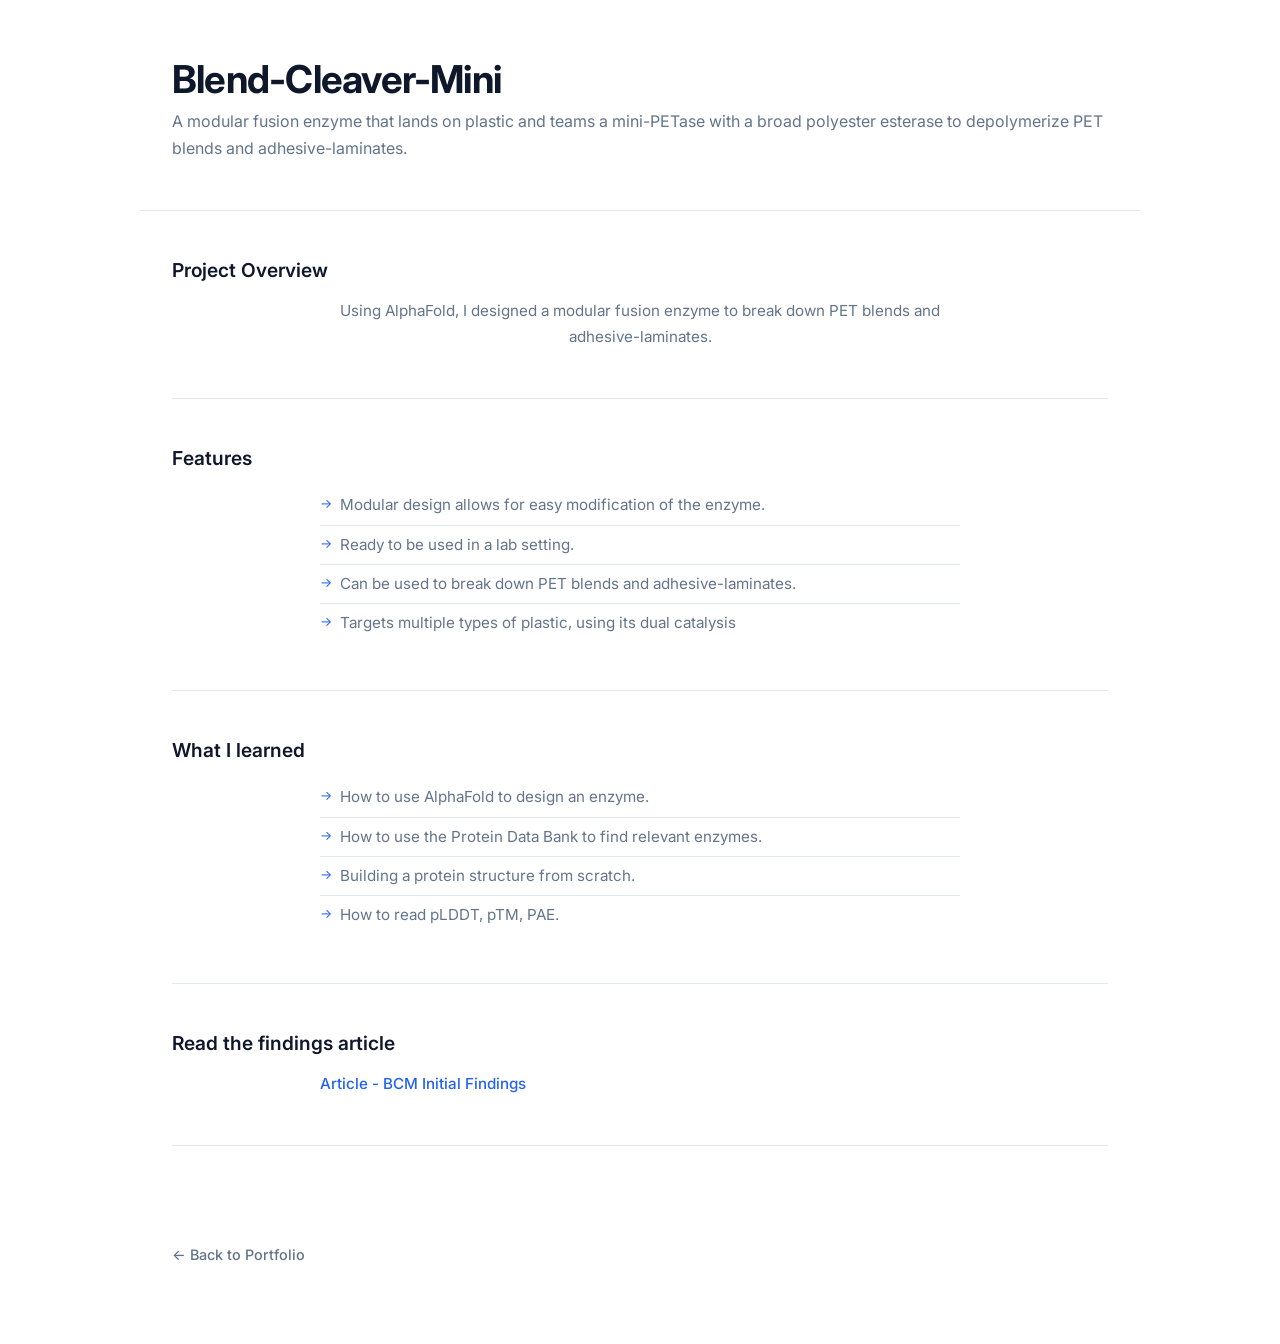
<file: blend-cleaver-mini.html>
<!DOCTYPE html>
<html lang="en">
<head>
    <meta charset="UTF-8">
    <meta name="viewport" content="width=device-width, initial-scale=1.0">
    <title>Blend-Cleaver-Mini - Jackson Lieberman</title>
    <link rel="preconnect" href="https://fonts.googleapis.com">
    <link rel="preconnect" href="https://fonts.gstatic.com" crossorigin>
    <link href="https://fonts.googleapis.com/css2?family=Inter:wght@300;400;500;600;700&display=swap" rel="stylesheet">
    <link rel="stylesheet" type="text/css" href="style.css" />
</head>
<body>
    <header>
        <h1>Blend-Cleaver-Mini</h1>
        <p>A modular fusion enzyme that lands on plastic and teams a mini-PETase with a broad polyester esterase to depolymerize PET blends and adhesive-laminates.</p>
    </header>


    <div class="container">
        <section class="content-section">
            <h2>Project Overview</h2>
            <p style="text-align: center;">
                Using AlphaFold, I designed a modular fusion enzyme to break down PET blends and adhesive-laminates.
            </p>
        </section>

        <section class="content-section">
            <h2>Features</h2>
            <ul>
                <li>Modular design allows for easy modification of the enzyme.</li>
                <li>Ready to be used in a lab setting.</li>
                <li>Can be used to break down PET blends and adhesive-laminates.</li>
                <li>Targets multiple types of plastic, using its dual catalysis</li>
            </ul>
        </section>

        <section class="content-section">
            <h2>What I learned</h2>
            <ul>
                <li>How to use AlphaFold to design an enzyme.</li>
                <li>How to use the Protein Data Bank to find relevant enzymes.</li>
                <li>Building a protein structure from scratch.</li>
                <li>How to read pLDDT, pTM, PAE.</li>
            </ul>
        </section>

        <section class="content-section">
            <h2>Read the findings article</h2>
            <p class="article-link"><a href="Article - BCM Initial Findings.pdf" target="_blank">Article - BCM Initial Findings</a></p>
        </section>

        



        <section>
            <a href="index.html" class="back-link">← Back to Portfolio</a>
        </section>
    </div>
</body>
</html>
</file>
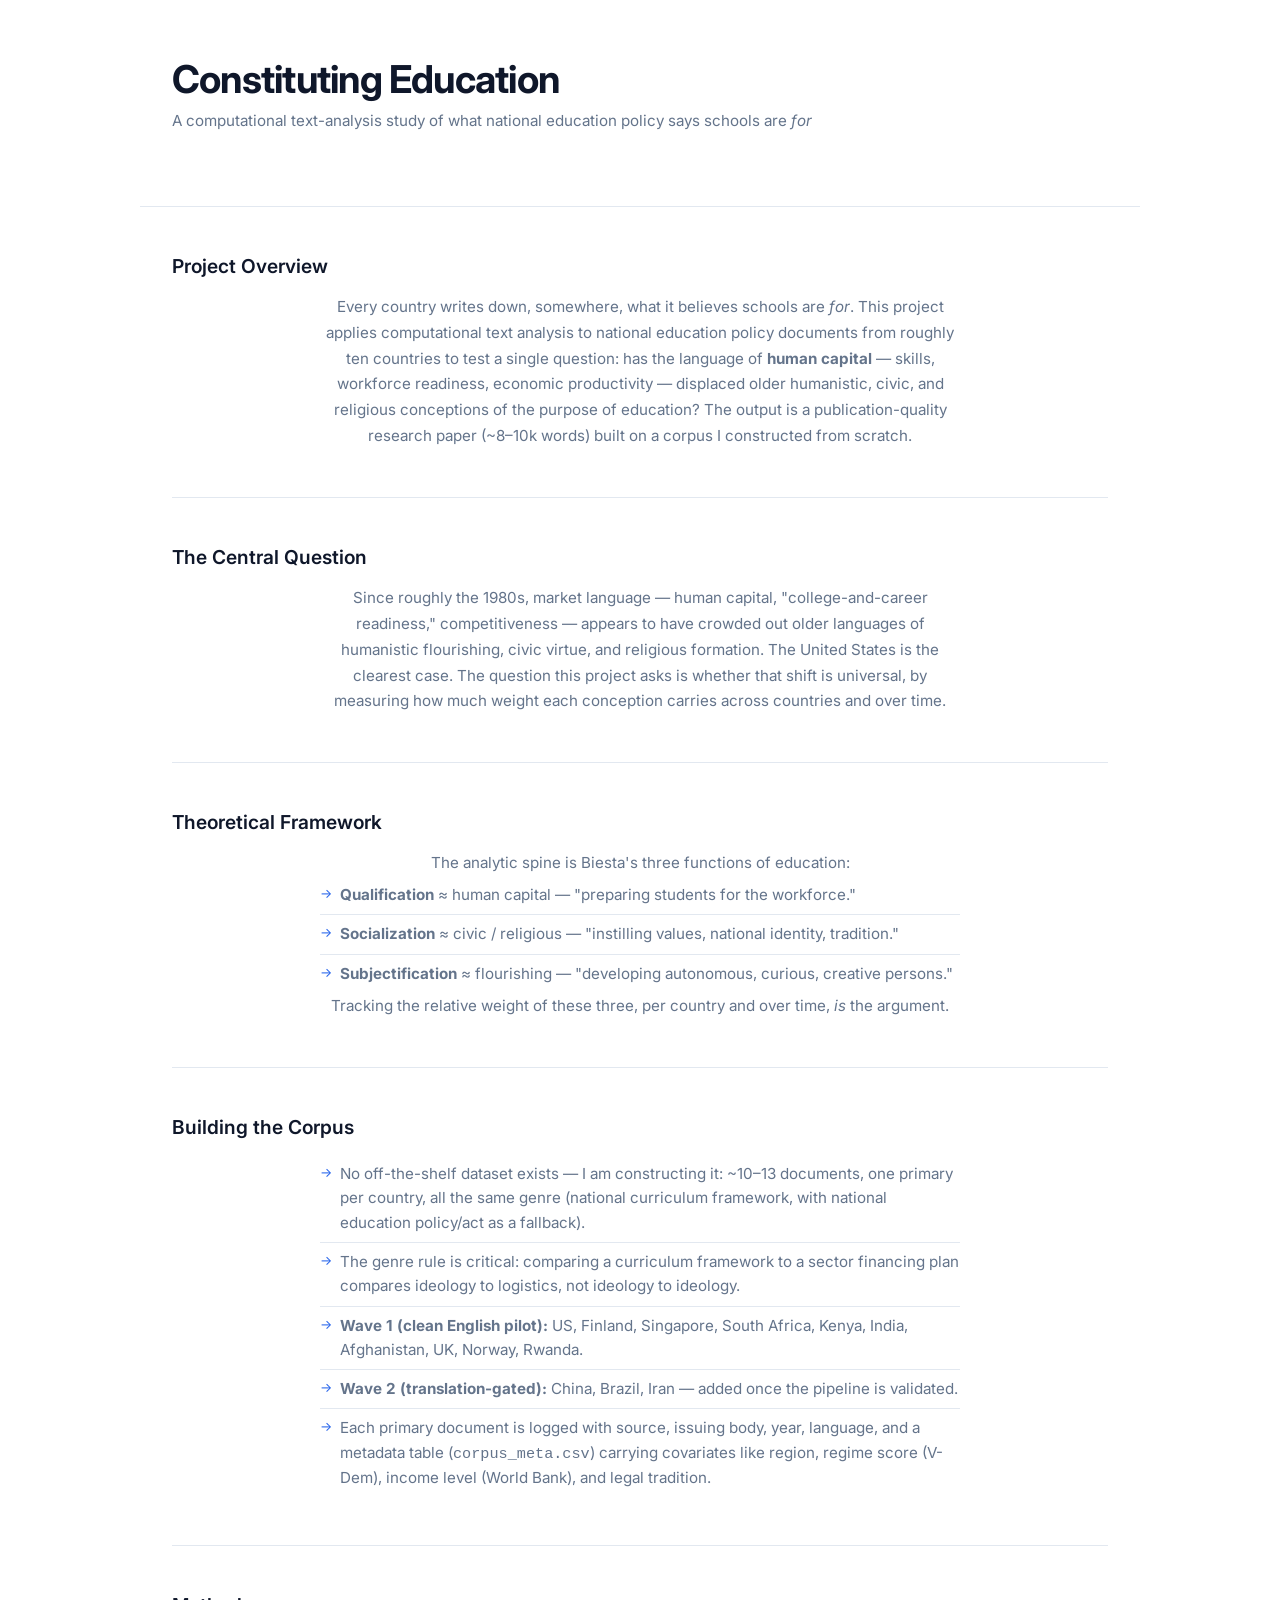
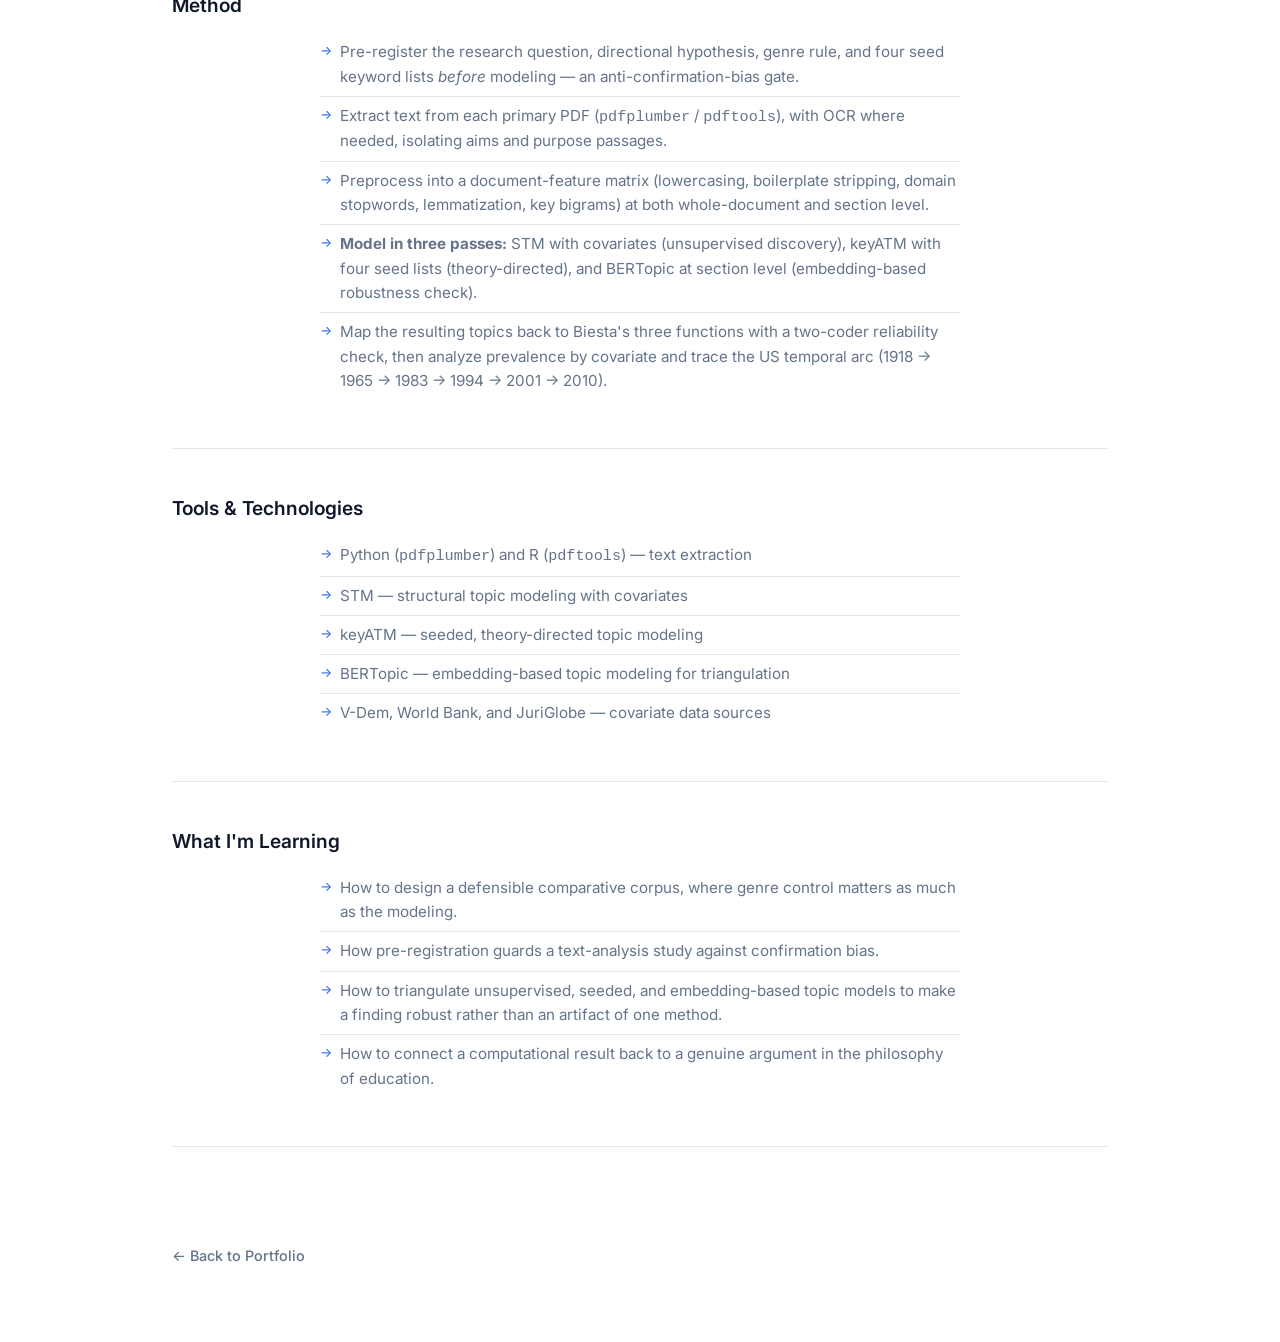
<file: constituting-education.html>
<!DOCTYPE html>
<html lang="en">
<head>
    <meta charset="UTF-8">
    <meta name="viewport" content="width=device-width, initial-scale=1.0">
    <title>Constituting Education - Jackson Lieberman</title>
    <link rel="preconnect" href="https://fonts.googleapis.com">
    <link rel="preconnect" href="https://fonts.gstatic.com" crossorigin>
    <link href="https://fonts.googleapis.com/css2?family=Inter:wght@300;400;500;600;700&display=swap" rel="stylesheet">
    <link rel="stylesheet" type="text/css" href="style.css" />
</head>
<body>
    <header>
        <div class="header-inner">
            <div class="header-text">
                <h1>Constituting Education</h1>
                <p class="subtitle">A computational text-analysis study of what national education policy says schools are <em>for</em></p>
            </div>
        </div>
    </header>

    <div class="container">
        <section class="content-section">
            <h2>Project Overview</h2>
            <p style="text-align: center;">
                Every country writes down, somewhere, what it believes schools are <em>for</em>. This project applies
                computational text analysis to national education policy documents from roughly ten countries to test a single question:
                has the language of <strong>human capital</strong> — skills, workforce readiness, economic productivity —
                displaced older humanistic, civic, and religious conceptions of the purpose of education? The output is a
                publication-quality research paper (~8–10k words) built on a corpus I constructed from scratch.
            </p>
        </section>

        <section class="content-section">
            <h2>The Central Question</h2>
            <p style="text-align: center;">
                Since roughly the 1980s, market language — human capital, "college-and-career readiness," competitiveness —
                appears to have crowded out older languages of humanistic flourishing, civic virtue, and religious formation.
                The United States is the clearest case. The question this project asks is whether that shift is universal,
                by measuring how much weight each conception carries across countries and over time.
            </p>
        </section>

        <section class="content-section">
            <h2>Theoretical Framework</h2>
            <p style="text-align:center;">The analytic spine is Biesta's three functions of education:</p>
            <ul>
                <li><strong>Qualification</strong> ≈ human capital — "preparing students for the workforce."</li>
                <li><strong>Socialization</strong> ≈ civic / religious — "instilling values, national identity, tradition."</li>
                <li><strong>Subjectification</strong> ≈ flourishing — "developing autonomous, curious, creative persons."</li>
            </ul>
            <p style="text-align:center;">Tracking the relative weight of these three, per country and over time, <em>is</em> the argument.</p>
        </section>

        <section class="content-section">
            <h2>Building the Corpus</h2>
            <ul>
                <li>No off-the-shelf dataset exists — I am constructing it: ~10–13 documents, one primary per country, all the same genre (national curriculum framework, with national education policy/act as a fallback).</li>
                <li>The genre rule is critical: comparing a curriculum framework to a sector financing plan compares ideology to logistics, not ideology to ideology.</li>
                <li><strong>Wave 1 (clean English pilot):</strong> US, Finland, Singapore, South Africa, Kenya, India, Afghanistan, UK, Norway, Rwanda.</li>
                <li><strong>Wave 2 (translation-gated):</strong> China, Brazil, Iran — added once the pipeline is validated.</li>
                <li>Each primary document is logged with source, issuing body, year, language, and a metadata table (<code>corpus_meta.csv</code>) carrying covariates like region, regime score (V-Dem), income level (World Bank), and legal tradition.</li>
            </ul>
        </section>

        <section class="content-section">
            <h2>Method</h2>
            <ul>
                <li>Pre-register the research question, directional hypothesis, genre rule, and four seed keyword lists <em>before</em> modeling — an anti-confirmation-bias gate.</li>
                <li>Extract text from each primary PDF (<code>pdfplumber</code> / <code>pdftools</code>), with OCR where needed, isolating aims and purpose passages.</li>
                <li>Preprocess into a document-feature matrix (lowercasing, boilerplate stripping, domain stopwords, lemmatization, key bigrams) at both whole-document and section level.</li>
                <li><strong>Model in three passes:</strong> STM with covariates (unsupervised discovery), keyATM with four seed lists (theory-directed), and BERTopic at section level (embedding-based robustness check).</li>
                <li>Map the resulting topics back to Biesta's three functions with a two-coder reliability check, then analyze prevalence by covariate and trace the US temporal arc (1918 → 1965 → 1983 → 1994 → 2001 → 2010).</li>
            </ul>
        </section>

        <section class="content-section">
            <h2>Tools &amp; Technologies</h2>
            <ul>
                <li>Python (<code>pdfplumber</code>) and R (<code>pdftools</code>) — text extraction</li>
                <li>STM — structural topic modeling with covariates</li>
                <li>keyATM — seeded, theory-directed topic modeling</li>
                <li>BERTopic — embedding-based topic modeling for triangulation</li>
                <li>V-Dem, World Bank, and JuriGlobe — covariate data sources</li>
            </ul>
        </section>

        <section class="content-section">
            <h2>What I'm Learning</h2>
            <ul>
                <li>How to design a defensible comparative corpus, where genre control matters as much as the modeling.</li>
                <li>How pre-registration guards a text-analysis study against confirmation bias.</li>
                <li>How to triangulate unsupervised, seeded, and embedding-based topic models to make a finding robust rather than an artifact of one method.</li>
                <li>How to connect a computational result back to a genuine argument in the philosophy of education.</li>
            </ul>
        </section>

        <section>
            <a href="index.html" class="back-link">← Back to Portfolio</a>
        </section>
    </div>
</body>
</html>
</file>
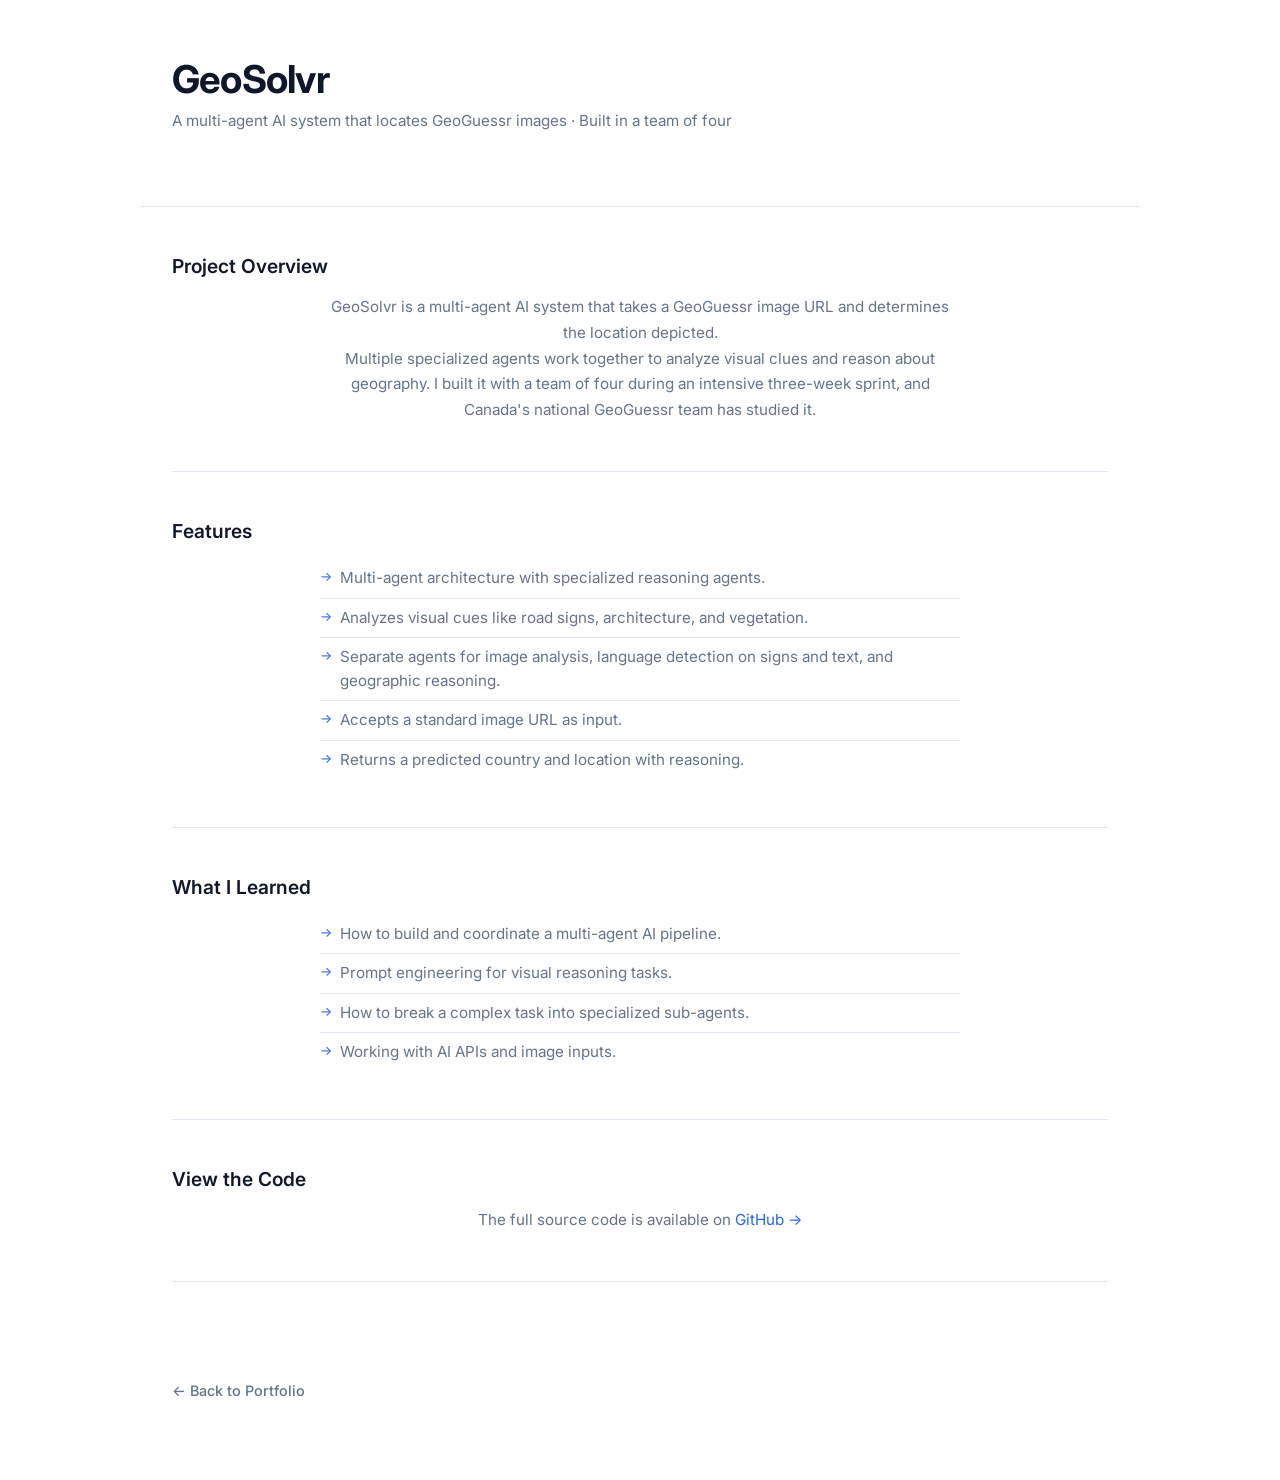
<file: geo.html>
<!DOCTYPE html>
<html lang="en">
<head>
    <meta charset="UTF-8">
    <meta name="viewport" content="width=device-width, initial-scale=1.0">
    <title>GeoSolvr - Jackson Lieberman</title>
    <link rel="preconnect" href="https://fonts.googleapis.com">
    <link rel="preconnect" href="https://fonts.gstatic.com" crossorigin>
    <link href="https://fonts.googleapis.com/css2?family=Inter:wght@300;400;500;600;700&display=swap" rel="stylesheet">
    <link rel="stylesheet" type="text/css" href="style.css" />
</head>
<body>
    <header>
        <div class="header-inner">
            <div class="header-text">
                <h1>GeoSolvr</h1>
                <p class="subtitle">A multi-agent AI system that locates GeoGuessr images · Built in a team of four</p>
            </div>
        </div>
    </header>

    <div class="container">
        <section class="content-section">
            <h2>Project Overview</h2>
            <p style="text-align: center;">
                GeoSolvr is a multi-agent AI system that takes a GeoGuessr image URL and determines the location depicted.<br>
                Multiple specialized agents work together to analyze visual clues and reason about geography.
                I built it with a team of four during an intensive three-week sprint, and Canada's national GeoGuessr team has studied it.
            </p>
        </section>

        <section class="content-section">
            <h2>Features</h2>
            <ul>
                <li>Multi-agent architecture with specialized reasoning agents.</li>
                <li>Analyzes visual cues like road signs, architecture, and vegetation.</li>
                <li>Separate agents for image analysis, language detection on signs and text, and geographic reasoning.</li>
                <li>Accepts a standard image URL as input.</li>
                <li>Returns a predicted country and location with reasoning.</li>
            </ul>
        </section>

        <section class="content-section">
            <h2>What I Learned</h2>
            <ul>
                <li>How to build and coordinate a multi-agent AI pipeline.</li>
                <li>Prompt engineering for visual reasoning tasks.</li>
                <li>How to break a complex task into specialized sub-agents.</li>
                <li>Working with AI APIs and image inputs.</li>
            </ul>
        </section>

        <section class="content-section">
            <h2>View the Code</h2>
            <p style="text-align: center;">
                The full source code is available on
                <a href="https://github.com/Jackson-Lieberman/GeoSolvr" target="_blank" rel="noopener">GitHub →</a>
            </p>
        </section>

        <section>
            <a href="index.html" class="back-link">← Back to Portfolio</a>
        </section>
    </div>
</body>
</html>
</file>
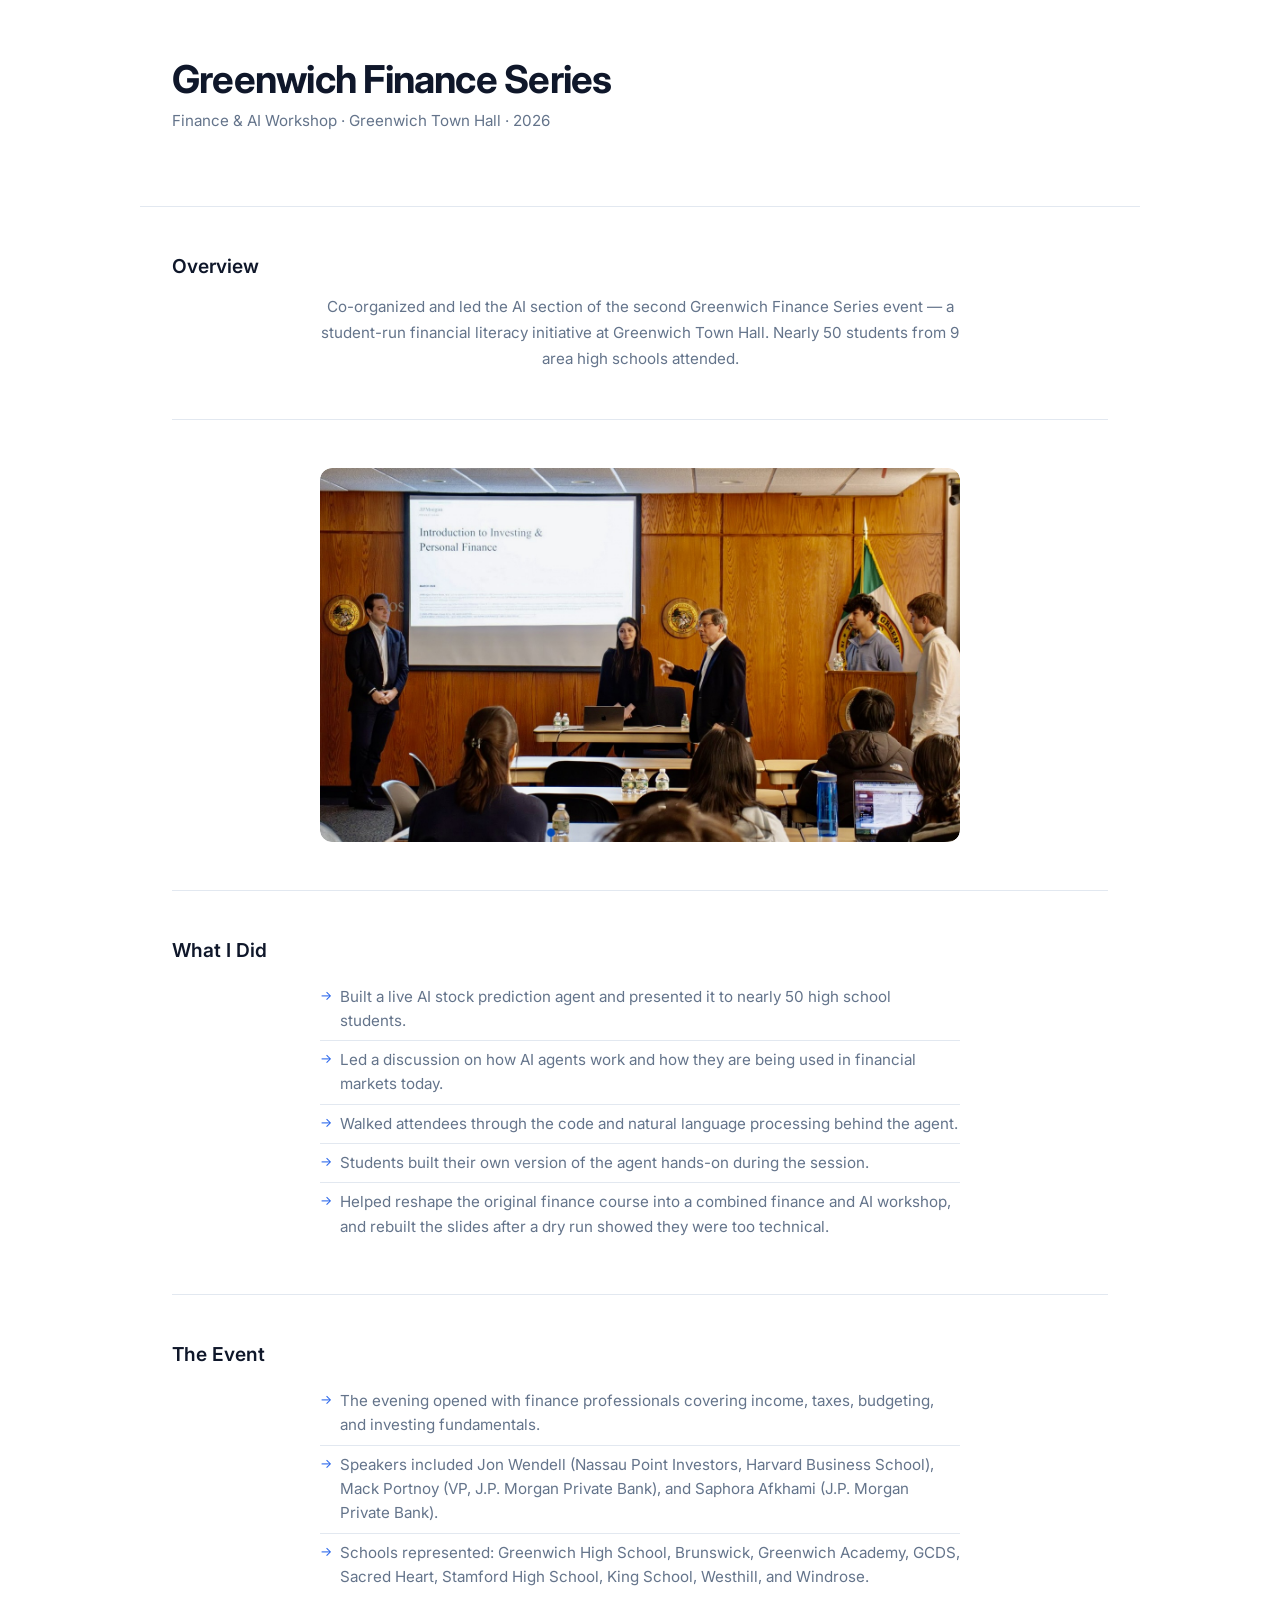
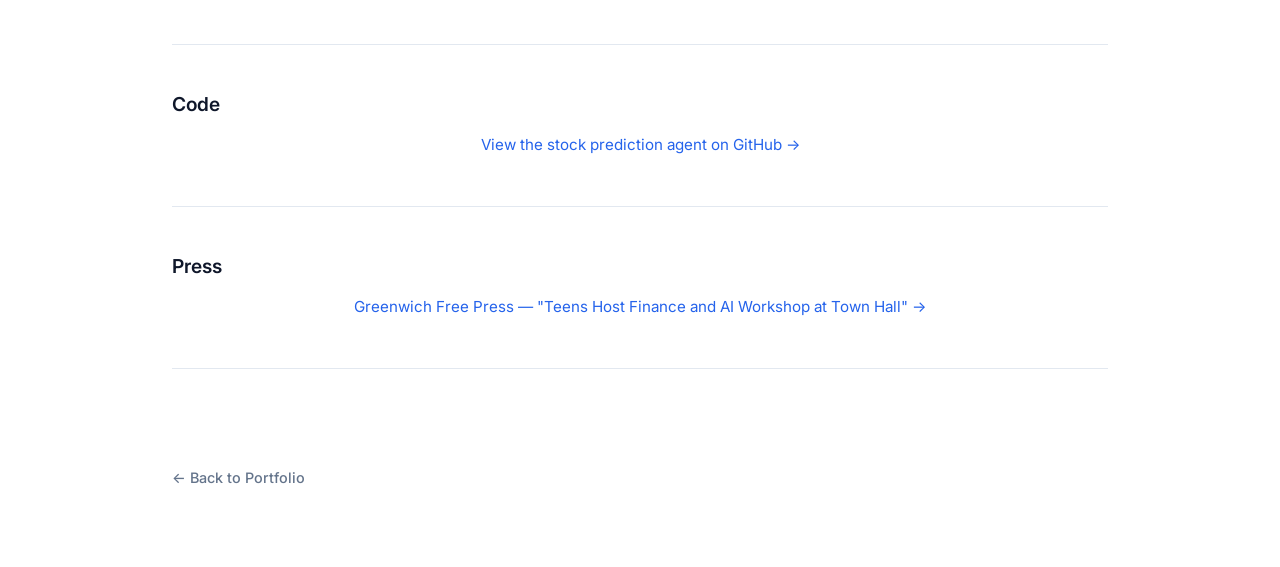
<file: gfs.html>
<!DOCTYPE html>
<html lang="en">
<head>
    <meta charset="UTF-8">
    <meta name="viewport" content="width=device-width, initial-scale=1.0">
    <title>Greenwich Finance Series - Jackson Lieberman</title>
    <link rel="preconnect" href="https://fonts.googleapis.com">
    <link rel="preconnect" href="https://fonts.gstatic.com" crossorigin>
    <link href="https://fonts.googleapis.com/css2?family=Inter:wght@300;400;500;600;700&display=swap" rel="stylesheet">
    <link rel="stylesheet" type="text/css" href="style.css" />
</head>
<body>
    <header>
        <div class="header-inner">
            <div class="header-text">
                <h1>Greenwich Finance Series</h1>
                <p class="subtitle">Finance &amp; AI Workshop · Greenwich Town Hall · 2026</p>
            </div>
        </div>
    </header>

    <div class="container">
        <section class="content-section">
            <h2>Overview</h2>
            <p style="text-align:center;">
                Co-organized and led the AI section of the second Greenwich Finance Series event — a student-run financial literacy initiative at Greenwich Town Hall. Nearly 50 students from 9 area high schools attended.
            </p>
        </section>

        <section class="content-section">
            <div class="detail-photo">
                <img src="images/gfs2.jpeg" alt="Jackson Lieberman presenting the AI stock prediction agent at Greenwich Town Hall">
            </div>
        </section>

        <section class="content-section">
            <h2>What I Did</h2>
            <ul>
                <li>Built a live AI stock prediction agent and presented it to nearly 50 high school students.</li>
                <li>Led a discussion on how AI agents work and how they are being used in financial markets today.</li>
                <li>Walked attendees through the code and natural language processing behind the agent.</li>
                <li>Students built their own version of the agent hands-on during the session.</li>
                <li>Helped reshape the original finance course into a combined finance and AI workshop, and rebuilt the slides after a dry run showed they were too technical.</li>
            </ul>
        </section>

        <section class="content-section">
            <h2>The Event</h2>
            <ul>
                <li>The evening opened with finance professionals covering income, taxes, budgeting, and investing fundamentals.</li>
                <li>Speakers included Jon Wendell (Nassau Point Investors, Harvard Business School), Mack Portnoy (VP, J.P. Morgan Private Bank), and Saphora Afkhami (J.P. Morgan Private Bank).</li>
                <li>Schools represented: Greenwich High School, Brunswick, Greenwich Academy, GCDS, Sacred Heart, Stamford High School, King School, Westhill, and Windrose.</li>
            </ul>
        </section>

        <section class="content-section">
            <h2>Code</h2>
            <p style="text-align:center;">
                <a href="https://github.com/Jackson-Lieberman/Greenwich-Finance-Series-X-AI-workshop" target="_blank">View the stock prediction agent on GitHub →</a>
            </p>
        </section>

        <section class="content-section">
            <h2>Press</h2>
            <p style="text-align:center;">
                <a href="https://greenwichfreepress.com/news/government/greenwich-finance-series-teens-host-finance-and-ai-workshop-at-town-hall-246040/" target="_blank">Greenwich Free Press — "Teens Host Finance and AI Workshop at Town Hall" →</a>
            </p>
        </section>

        <section>
            <a href="index.html" class="back-link">← Back to Portfolio</a>
        </section>
    </div>
</body>
</html>
</file>
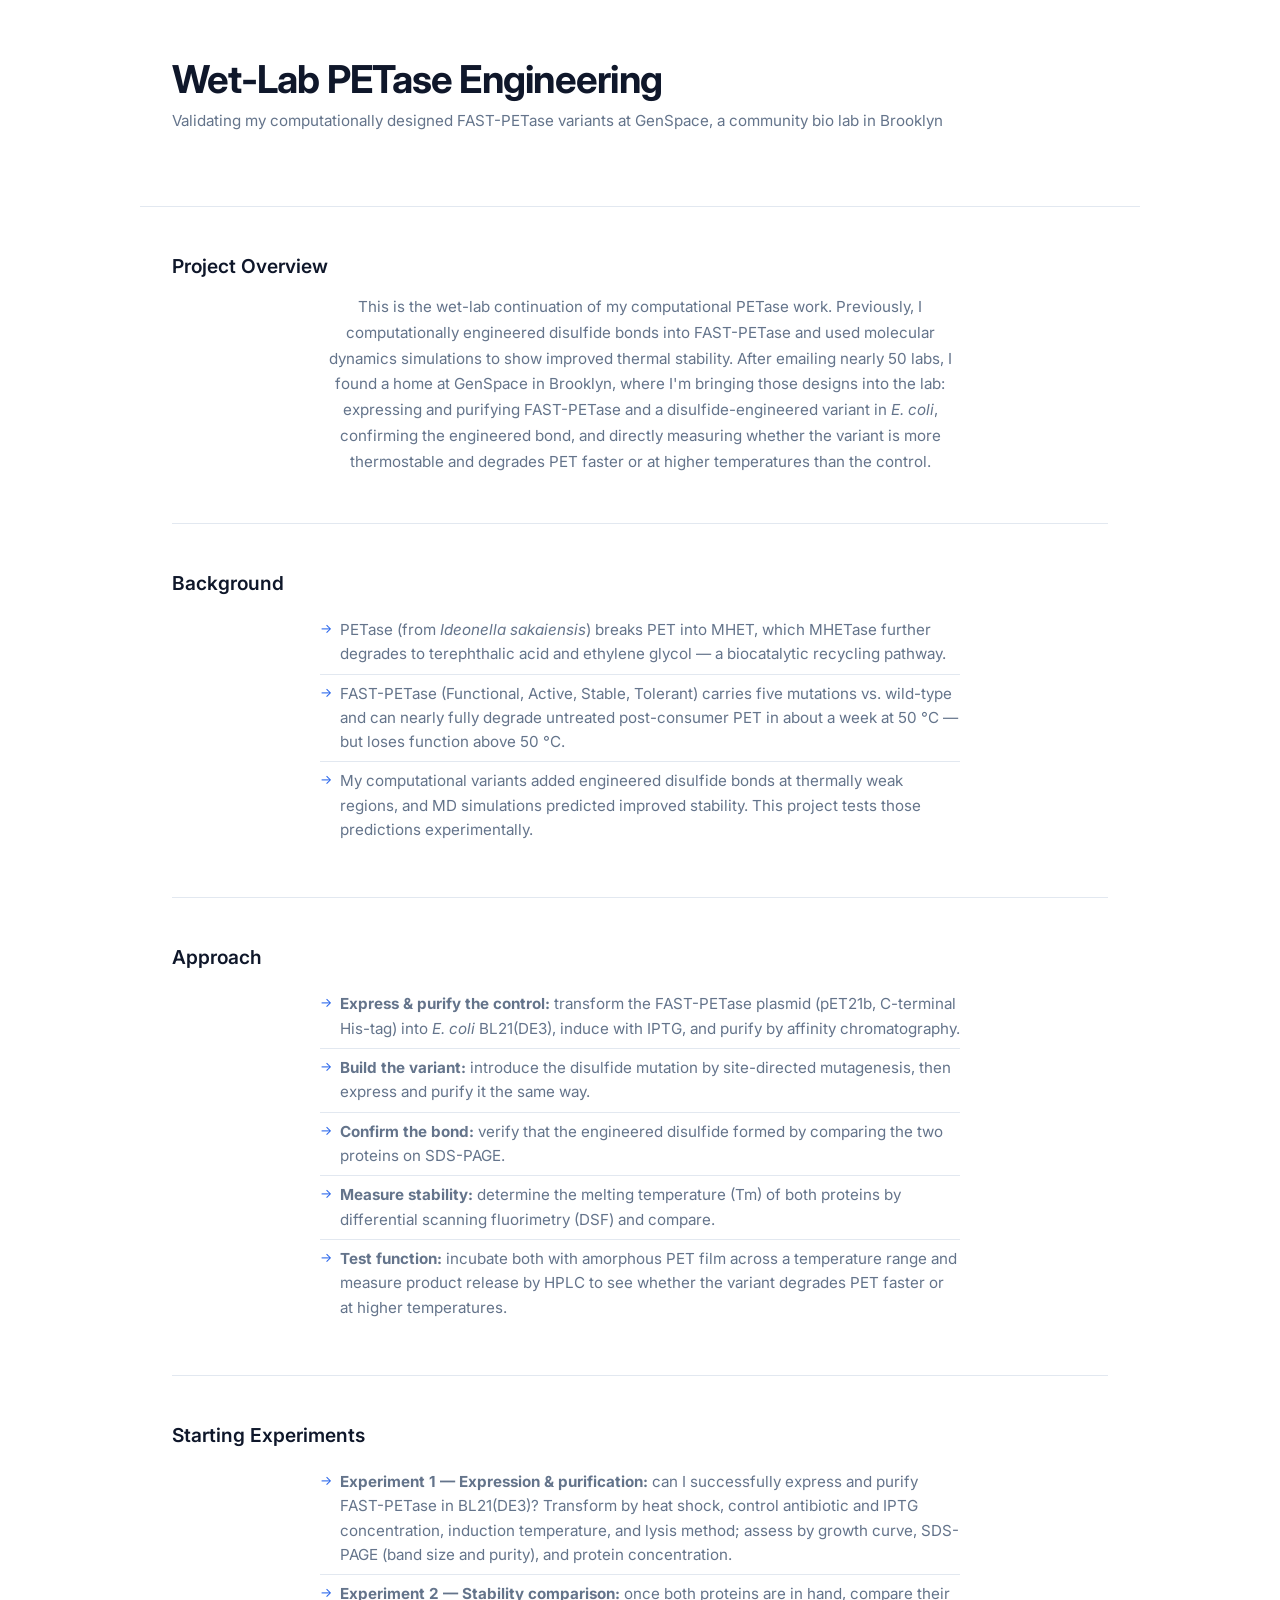
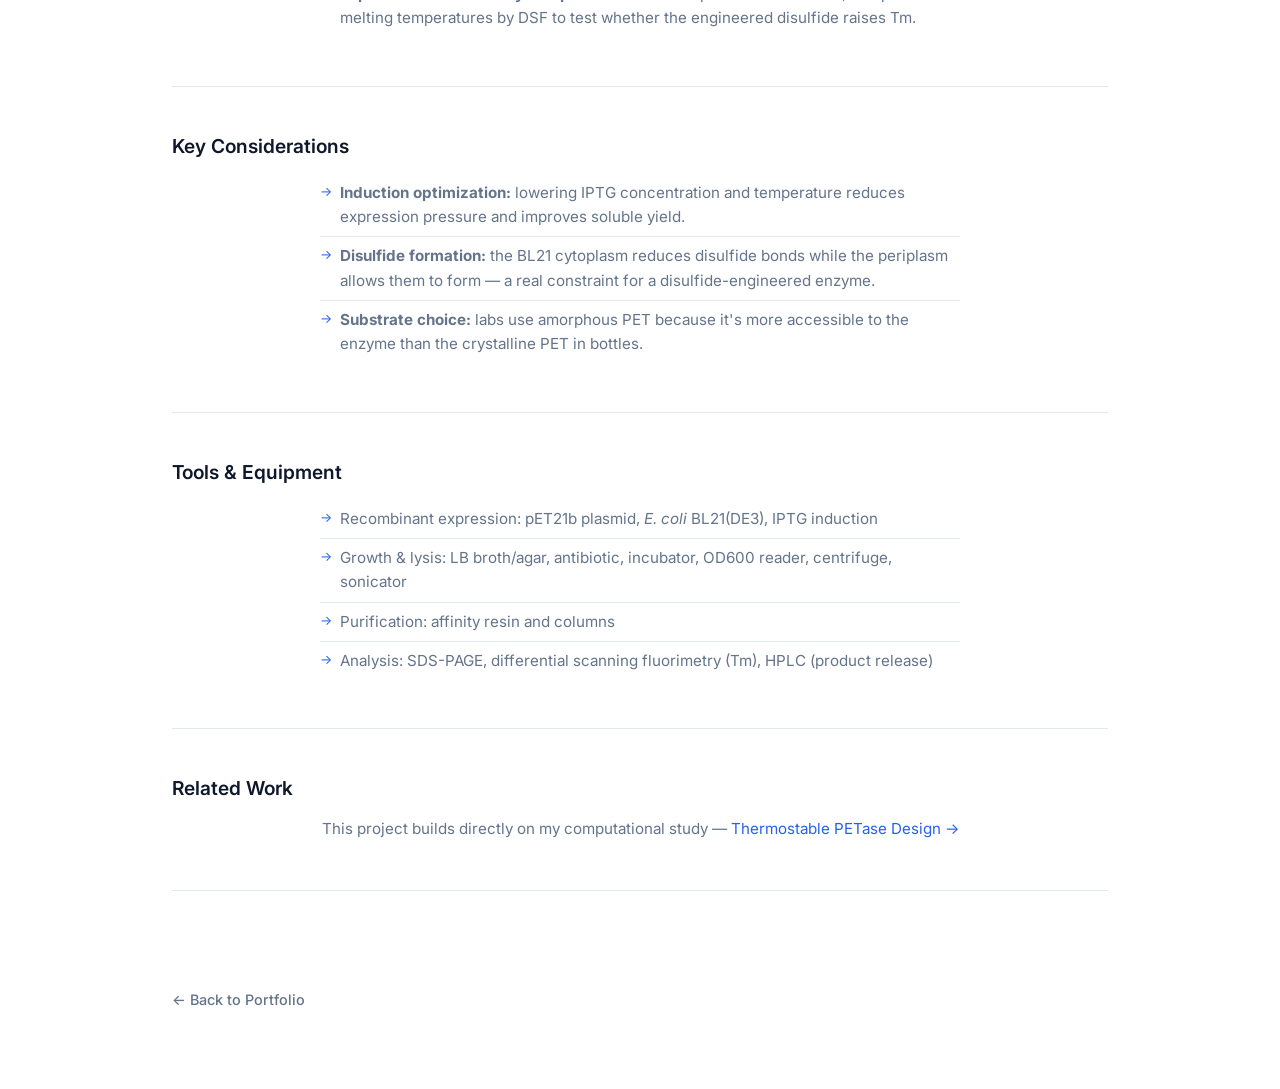
<file: lab-petase.html>
<!DOCTYPE html>
<html lang="en">
<head>
    <meta charset="UTF-8">
    <meta name="viewport" content="width=device-width, initial-scale=1.0">
    <title>Wet-Lab PETase Engineering - Jackson Lieberman</title>
    <link rel="preconnect" href="https://fonts.googleapis.com">
    <link rel="preconnect" href="https://fonts.gstatic.com" crossorigin>
    <link href="https://fonts.googleapis.com/css2?family=Inter:wght@300;400;500;600;700&display=swap" rel="stylesheet">
    <link rel="stylesheet" type="text/css" href="style.css" />
</head>
<body>
    <header>
        <div class="header-inner">
            <div class="header-text">
                <h1>Wet-Lab PETase Engineering</h1>
                <p class="subtitle">Validating my computationally designed FAST-PETase variants at GenSpace, a community bio lab in Brooklyn</p>
            </div>
        </div>
    </header>

    <div class="container">
        <section class="content-section">
            <h2>Project Overview</h2>
            <p style="text-align: center;">
                This is the wet-lab continuation of my computational PETase work. Previously, I computationally engineered
                disulfide bonds into FAST-PETase and used molecular dynamics simulations to show improved thermal stability.
                After emailing nearly 50 labs, I found a home at GenSpace in Brooklyn, where I'm bringing those designs into the lab: expressing and purifying FAST-PETase and a disulfide-engineered
                variant in <em>E.&nbsp;coli</em>, confirming the engineered bond, and directly measuring whether the variant
                is more thermostable and degrades PET faster or at higher temperatures than the control.
            </p>
        </section>

        <section class="content-section">
            <h2>Background</h2>
            <ul>
                <li>PETase (from <em>Ideonella sakaiensis</em>) breaks PET into MHET, which MHETase further degrades to terephthalic acid and ethylene glycol — a biocatalytic recycling pathway.</li>
                <li>FAST-PETase (Functional, Active, Stable, Tolerant) carries five mutations vs. wild-type and can nearly fully degrade untreated post-consumer PET in about a week at 50&nbsp;°C — but loses function above 50&nbsp;°C.</li>
                <li>My computational variants added engineered disulfide bonds at thermally weak regions, and MD simulations predicted improved stability. This project tests those predictions experimentally.</li>
            </ul>
        </section>

        <section class="content-section">
            <h2>Approach</h2>
            <ul>
                <li><strong>Express &amp; purify the control:</strong> transform the FAST-PETase plasmid (pET21b, C-terminal His-tag) into <em>E.&nbsp;coli</em> BL21(DE3), induce with IPTG, and purify by affinity chromatography.</li>
                <li><strong>Build the variant:</strong> introduce the disulfide mutation by site-directed mutagenesis, then express and purify it the same way.</li>
                <li><strong>Confirm the bond:</strong> verify that the engineered disulfide formed by comparing the two proteins on SDS-PAGE.</li>
                <li><strong>Measure stability:</strong> determine the melting temperature (Tm) of both proteins by differential scanning fluorimetry (DSF) and compare.</li>
                <li><strong>Test function:</strong> incubate both with amorphous PET film across a temperature range and measure product release by HPLC to see whether the variant degrades PET faster or at higher temperatures.</li>
            </ul>
        </section>

        <section class="content-section">
            <h2>Starting Experiments</h2>
            <ul>
                <li><strong>Experiment 1 — Expression &amp; purification:</strong> can I successfully express and purify FAST-PETase in BL21(DE3)? Transform by heat shock, control antibiotic and IPTG concentration, induction temperature, and lysis method; assess by growth curve, SDS-PAGE (band size and purity), and protein concentration.</li>
                <li><strong>Experiment 2 — Stability comparison:</strong> once both proteins are in hand, compare their melting temperatures by DSF to test whether the engineered disulfide raises Tm.</li>
            </ul>
        </section>

        <section class="content-section">
            <h2>Key Considerations</h2>
            <ul>
                <li><strong>Induction optimization:</strong> lowering IPTG concentration and temperature reduces expression pressure and improves soluble yield.</li>
                <li><strong>Disulfide formation:</strong> the BL21 cytoplasm reduces disulfide bonds while the periplasm allows them to form — a real constraint for a disulfide-engineered enzyme.</li>
                <li><strong>Substrate choice:</strong> labs use amorphous PET because it's more accessible to the enzyme than the crystalline PET in bottles.</li>
            </ul>
        </section>

        <section class="content-section">
            <h2>Tools &amp; Equipment</h2>
            <ul>
                <li>Recombinant expression: pET21b plasmid, <em>E.&nbsp;coli</em> BL21(DE3), IPTG induction</li>
                <li>Growth &amp; lysis: LB broth/agar, antibiotic, incubator, OD600 reader, centrifuge, sonicator</li>
                <li>Purification: affinity resin and columns</li>
                <li>Analysis: SDS-PAGE, differential scanning fluorimetry (Tm), HPLC (product release)</li>
            </ul>
        </section>

        <section class="content-section">
            <h2>Related Work</h2>
            <p style="text-align:center;">
                This project builds directly on my computational study —
                <a href="thermostable-petase.html">Thermostable PETase Design →</a>
            </p>
        </section>

        <section>
            <a href="index.html" class="back-link">← Back to Portfolio</a>
        </section>
    </div>
</body>
</html>
</file>
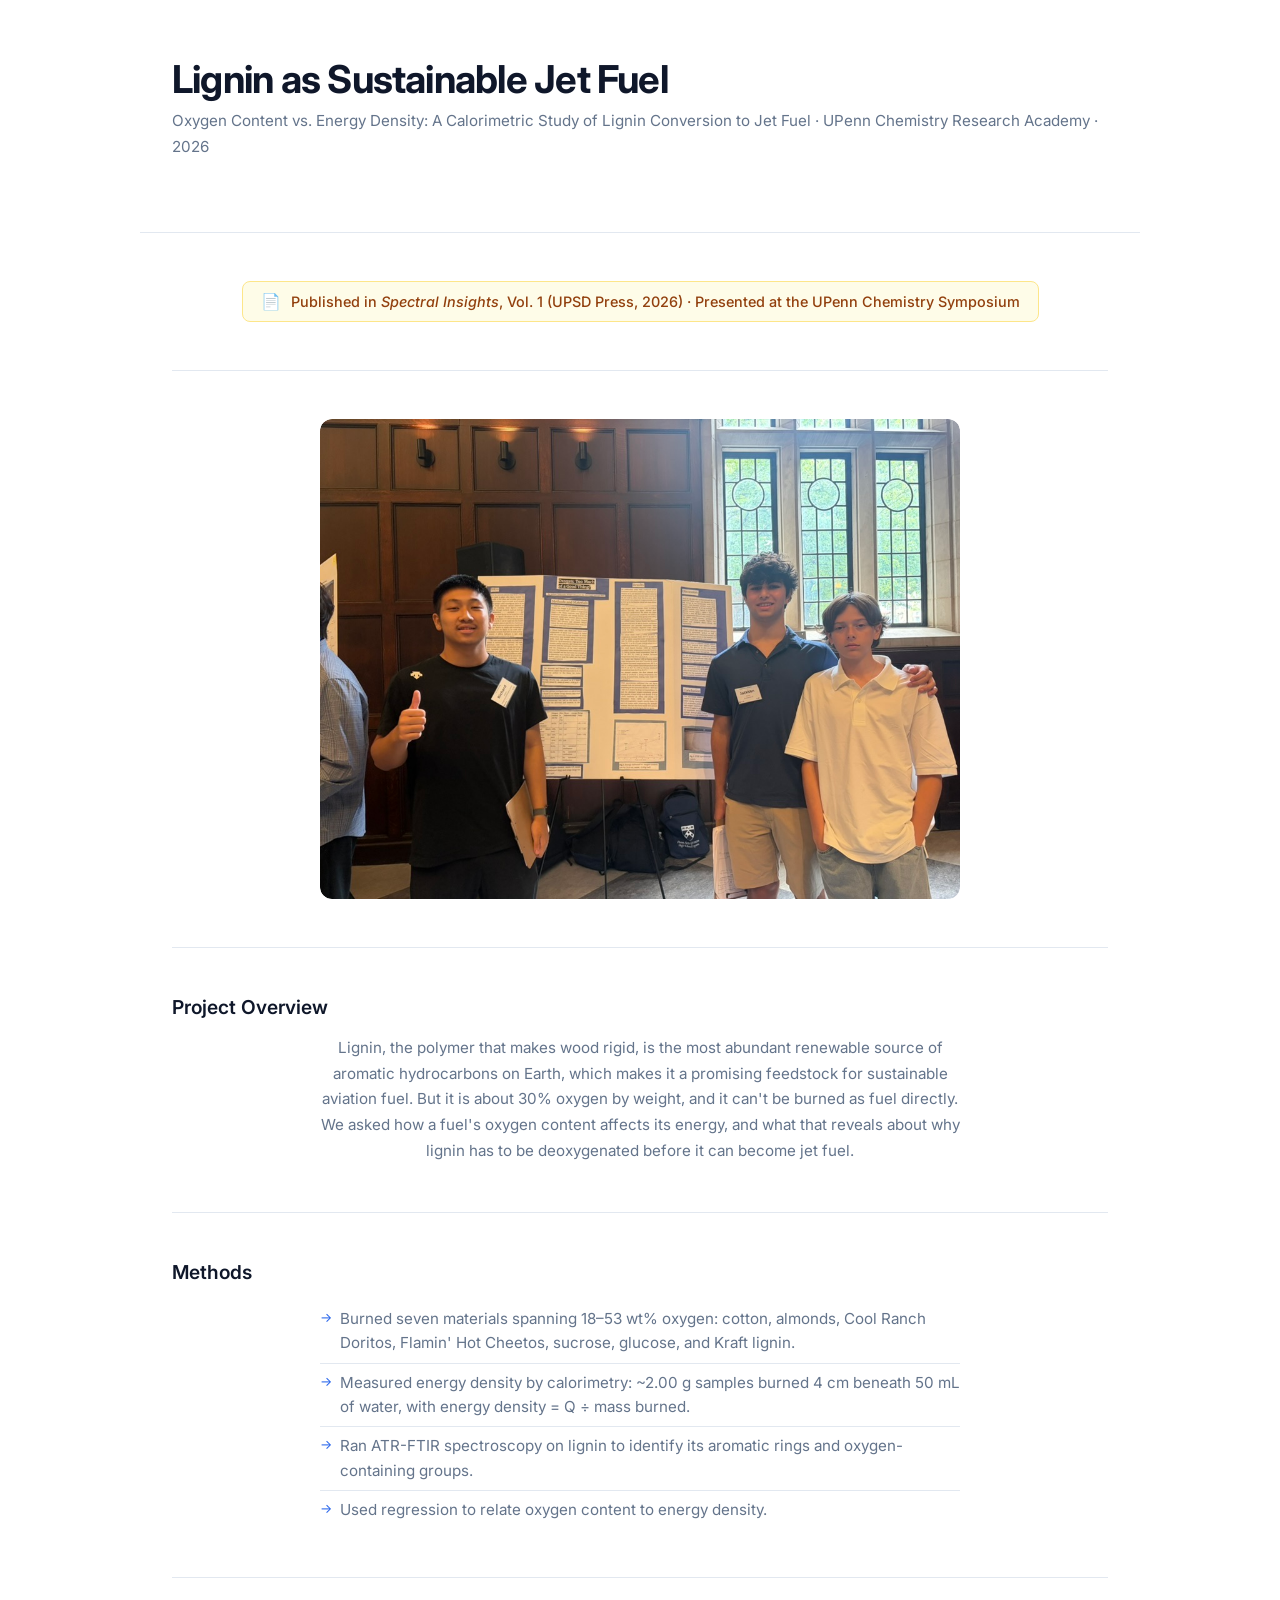
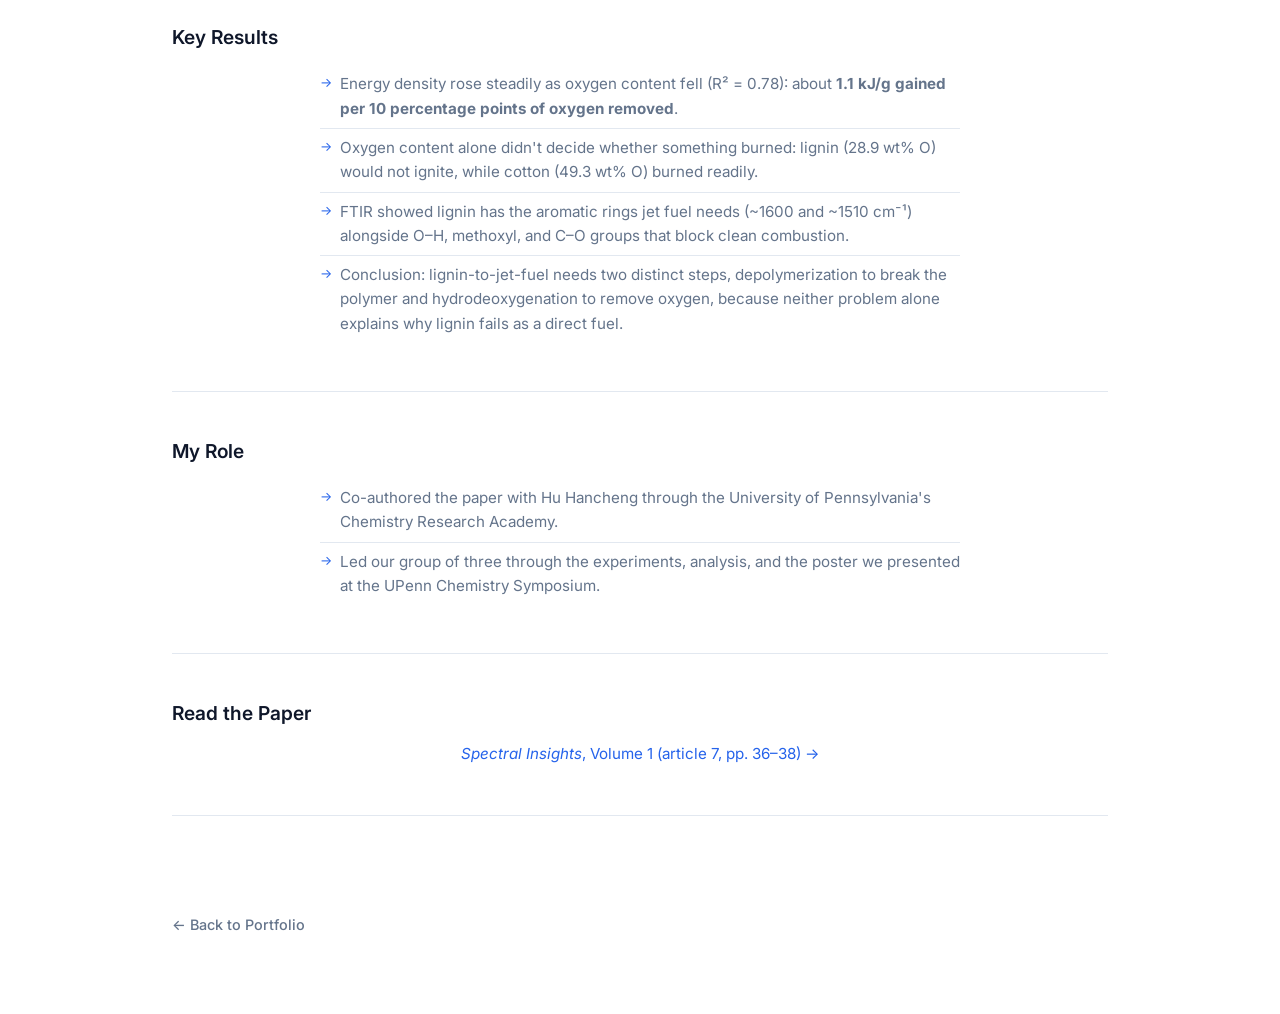
<file: lignin.html>
<!DOCTYPE html>
<html lang="en">
<head>
    <meta charset="UTF-8">
    <meta name="viewport" content="width=device-width, initial-scale=1.0">
    <title>Lignin as Jet Fuel - Jackson Lieberman</title>
    <link rel="preconnect" href="https://fonts.googleapis.com">
    <link rel="preconnect" href="https://fonts.gstatic.com" crossorigin>
    <link href="https://fonts.googleapis.com/css2?family=Inter:wght@300;400;500;600;700&display=swap" rel="stylesheet">
    <link rel="stylesheet" type="text/css" href="style.css" />
</head>
<body>
    <header>
        <div class="header-inner">
            <div class="header-text">
                <h1>Lignin as Sustainable Jet Fuel</h1>
                <p class="subtitle">Oxygen Content vs. Energy Density: A Calorimetric Study of Lignin Conversion to Jet Fuel · UPenn Chemistry Research Academy · 2026</p>
            </div>
        </div>
    </header>

    <div class="container">
        <section class="content-section">
            <div style="text-align:center;"><div class="award-banner">
                <span class="award-icon">📄</span>
                <span>Published in <em>Spectral Insights</em>, Vol. 1 (UPSD Press, 2026) · Presented at the UPenn Chemistry Symposium</span>
            </div></div>
        </section>

        <section class="content-section">
            <div class="detail-photo">
                <img src="images/lignin-upenn.jpg" alt="Jackson and teammates with their poster, Oxygen: Too Much of a Good Thing?, at the UPenn Chemistry Symposium">
            </div>
        </section>

        <section class="content-section">
            <h2>Project Overview</h2>
            <p style="text-align: center;">
                Lignin, the polymer that makes wood rigid, is the most abundant renewable source of aromatic hydrocarbons on Earth,
                which makes it a promising feedstock for sustainable aviation fuel. But it is about 30% oxygen by weight, and it
                can't be burned as fuel directly. We asked how a fuel's oxygen content affects its energy, and what that reveals
                about why lignin has to be deoxygenated before it can become jet fuel.
            </p>
        </section>

        <section class="content-section">
            <h2>Methods</h2>
            <ul>
                <li>Burned seven materials spanning 18–53 wt% oxygen: cotton, almonds, Cool Ranch Doritos, Flamin' Hot Cheetos, sucrose, glucose, and Kraft lignin.</li>
                <li>Measured energy density by calorimetry: ~2.00 g samples burned 4 cm beneath 50 mL of water, with energy density = Q ÷ mass burned.</li>
                <li>Ran ATR-FTIR spectroscopy on lignin to identify its aromatic rings and oxygen-containing groups.</li>
                <li>Used regression to relate oxygen content to energy density.</li>
            </ul>
        </section>

        <section class="content-section">
            <h2>Key Results</h2>
            <ul>
                <li>Energy density rose steadily as oxygen content fell (R² = 0.78): about <strong>1.1 kJ/g gained per 10 percentage points of oxygen removed</strong>.</li>
                <li>Oxygen content alone didn't decide whether something burned: lignin (28.9 wt% O) would not ignite, while cotton (49.3 wt% O) burned readily.</li>
                <li>FTIR showed lignin has the aromatic rings jet fuel needs (~1600 and ~1510 cm⁻¹) alongside O–H, methoxyl, and C–O groups that block clean combustion.</li>
                <li>Conclusion: lignin-to-jet-fuel needs two distinct steps, depolymerization to break the polymer and hydrodeoxygenation to remove oxygen, because neither problem alone explains why lignin fails as a direct fuel.</li>
            </ul>
        </section>

        <section class="content-section">
            <h2>My Role</h2>
            <ul>
                <li>Co-authored the paper with Hu Hancheng through the University of Pennsylvania's Chemistry Research Academy.</li>
                <li>Led our group of three through the experiments, analysis, and the poster we presented at the UPenn Chemistry Symposium.</li>
            </ul>
        </section>

        <section class="content-section">
            <h2>Read the Paper</h2>
            <p style="text-align:center;">
                <a href="https://drive.google.com/file/d/1PrXWZvQWnxMOH6SxtFPvm7KJQ2KZrzMc/view" target="_blank" rel="noopener"><em>Spectral Insights</em>, Volume 1 (article 7, pp. 36–38) →</a>
            </p>
        </section>

        <section>
            <a href="index.html" class="back-link">← Back to Portfolio</a>
        </section>
    </div>
</body>
</html>
</file>
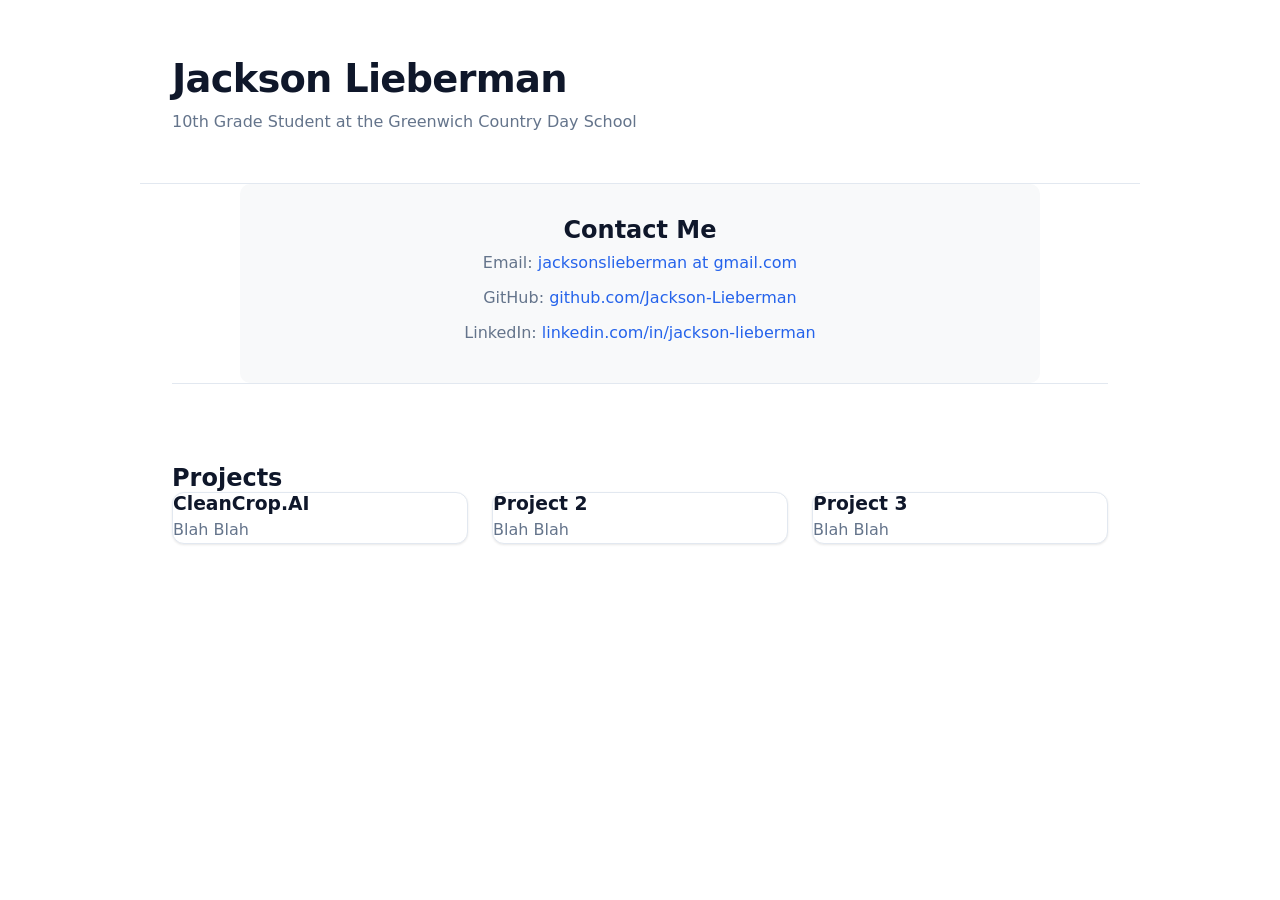
<file: Portfolio1stDraft.html>
<!DOCTYPE html>
<html lang="en">
<head>
    <meta charset="UTF-8">
    <meta name="viewport" content="width=device-width, initial-scale=1.0">
    <title>Jackson Lieberman</title>
    <link rel="stylesheet" type="text/css" href="style.css" />
</head>
<body>
    <header>
        <h1>Jackson Lieberman</h1>
        <p>10th Grade Student at the Greenwich Country Day School</p>
    </header>

    <div class="container">
        <section id="contact" style="background-color: #f8f9fa; padding: 2rem; border-radius: 10px; max-width: 800px; margin: 0 auto; text-align: center;">
            
            <h2>Contact Me</h2>
            <p>
                Email: <a href="mailto:jacksonslieberman@gmail.com">jacksonslieberman at gmail.com</a><br>
                GitHub: <a href="https://github.com/Jackson-Lieberman" target="_blank">github.com/Jackson-Lieberman</a><br>
                LinkedIn: <a href="https://www.linkedin.com/in/jackson-lieberman-a34aa6330/" target="_blank">linkedin.com/in/jackson-lieberman</a>
            </p>
         
        </section>

        <section id="projects">
            <h2>Projects</h2>
            <div class="projects-grid">
                <div class="project-card">
                    <h3>CleanCrop.AI</h3>
                    <p>Blah Blah</p>
                </div>
                <div class="project-card">
                    <h3>Project 2</h3>
                    <p>Blah Blah</p>
                </div>
                <div class="project-card">
                    <h3>Project 3</h3>
                    <p>Blah Blah</p>
                </div>
            </div>
        </section>
    </div>
</body>
</html>
</file>
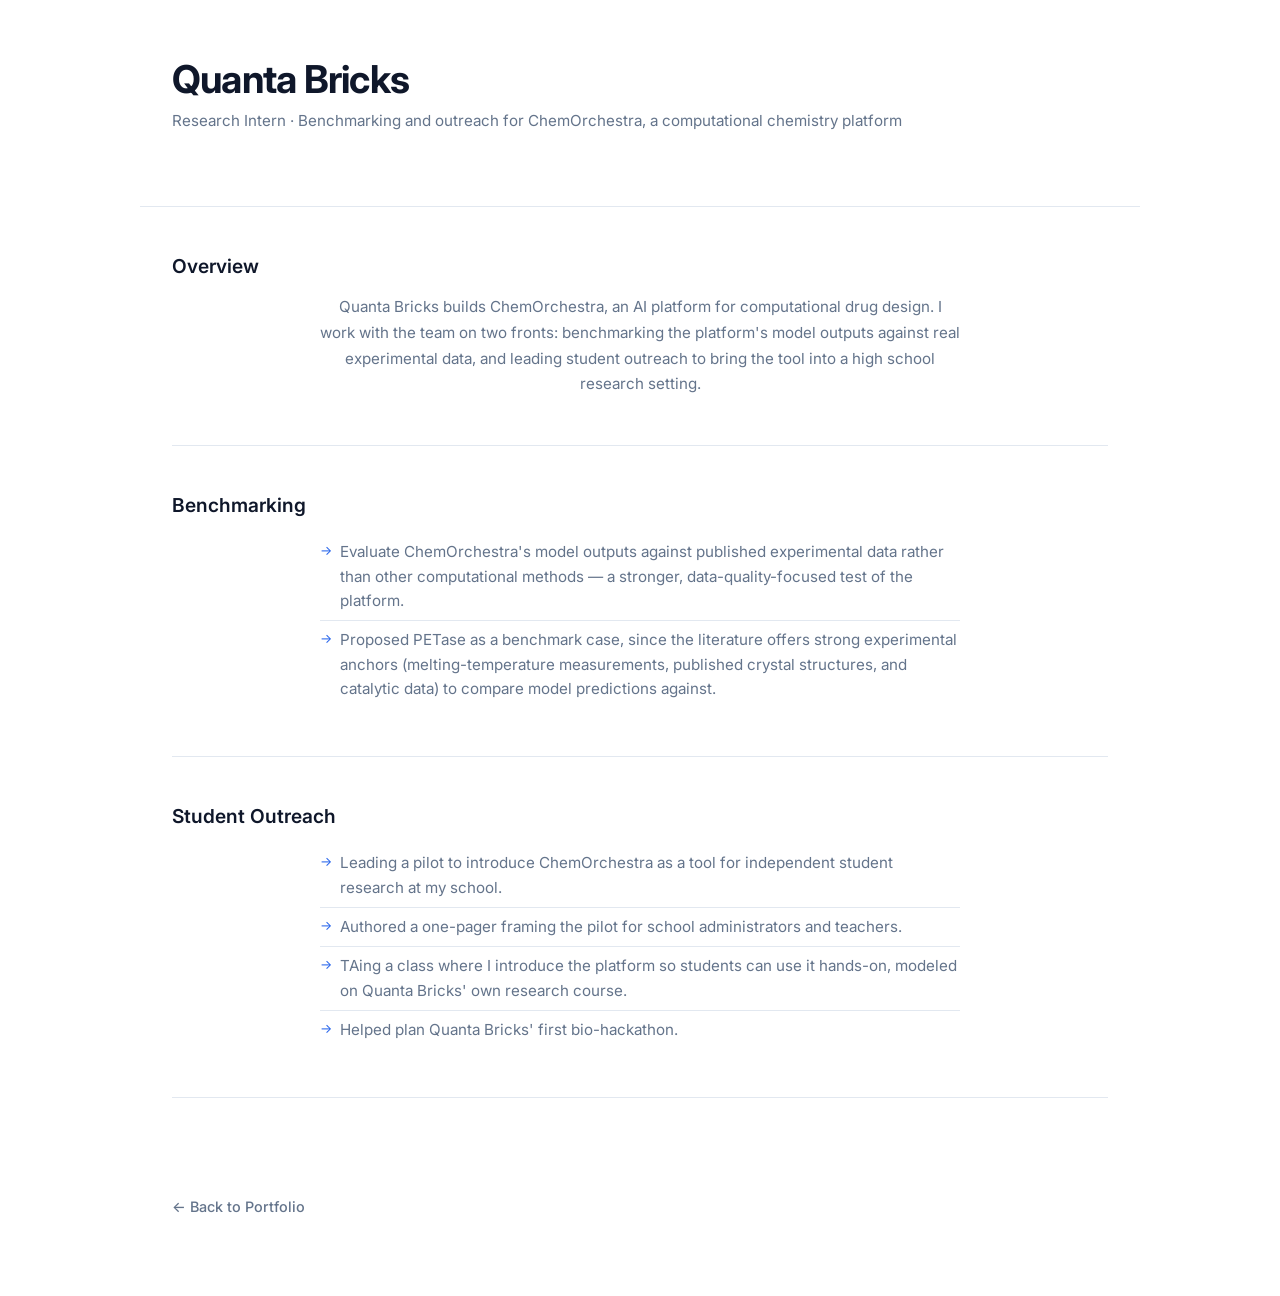
<file: quanta-bricks.html>
<!DOCTYPE html>
<html lang="en">
<head>
    <meta charset="UTF-8">
    <meta name="viewport" content="width=device-width, initial-scale=1.0">
    <title>Quanta Bricks - Jackson Lieberman</title>
    <link rel="preconnect" href="https://fonts.googleapis.com">
    <link rel="preconnect" href="https://fonts.gstatic.com" crossorigin>
    <link href="https://fonts.googleapis.com/css2?family=Inter:wght@300;400;500;600;700&display=swap" rel="stylesheet">
    <link rel="stylesheet" type="text/css" href="style.css" />
</head>
<body>
    <header>
        <div class="header-inner">
            <div class="header-text">
                <h1>Quanta Bricks</h1>
                <p class="subtitle">Research Intern · Benchmarking and outreach for ChemOrchestra, a computational chemistry platform</p>
            </div>
        </div>
    </header>

    <div class="container">
        <section class="content-section">
            <h2>Overview</h2>
            <p style="text-align: center;">
                Quanta Bricks builds ChemOrchestra, an AI platform for computational drug design. I work with the team on
                two fronts: benchmarking the platform's model outputs against real experimental data, and leading student
                outreach to bring the tool into a high school research setting.
            </p>
        </section>

        <section class="content-section">
            <h2>Benchmarking</h2>
            <ul>
                <li>Evaluate ChemOrchestra's model outputs against published experimental data rather than other computational methods — a stronger, data-quality-focused test of the platform.</li>
                <li>Proposed PETase as a benchmark case, since the literature offers strong experimental anchors (melting-temperature measurements, published crystal structures, and catalytic data) to compare model predictions against.</li>
            </ul>
        </section>

        <section class="content-section">
            <h2>Student Outreach</h2>
            <ul>
                <li>Leading a pilot to introduce ChemOrchestra as a tool for independent student research at my school.</li>
                <li>Authored a one-pager framing the pilot for school administrators and teachers.</li>
                <li>TAing a class where I introduce the platform so students can use it hands-on, modeled on Quanta Bricks' own research course.</li>
                <li>Helped plan Quanta Bricks' first bio-hackathon.</li>
            </ul>
        </section>

        <section>
            <a href="index.html" class="back-link">← Back to Portfolio</a>
        </section>
    </div>
</body>
</html>
</file>
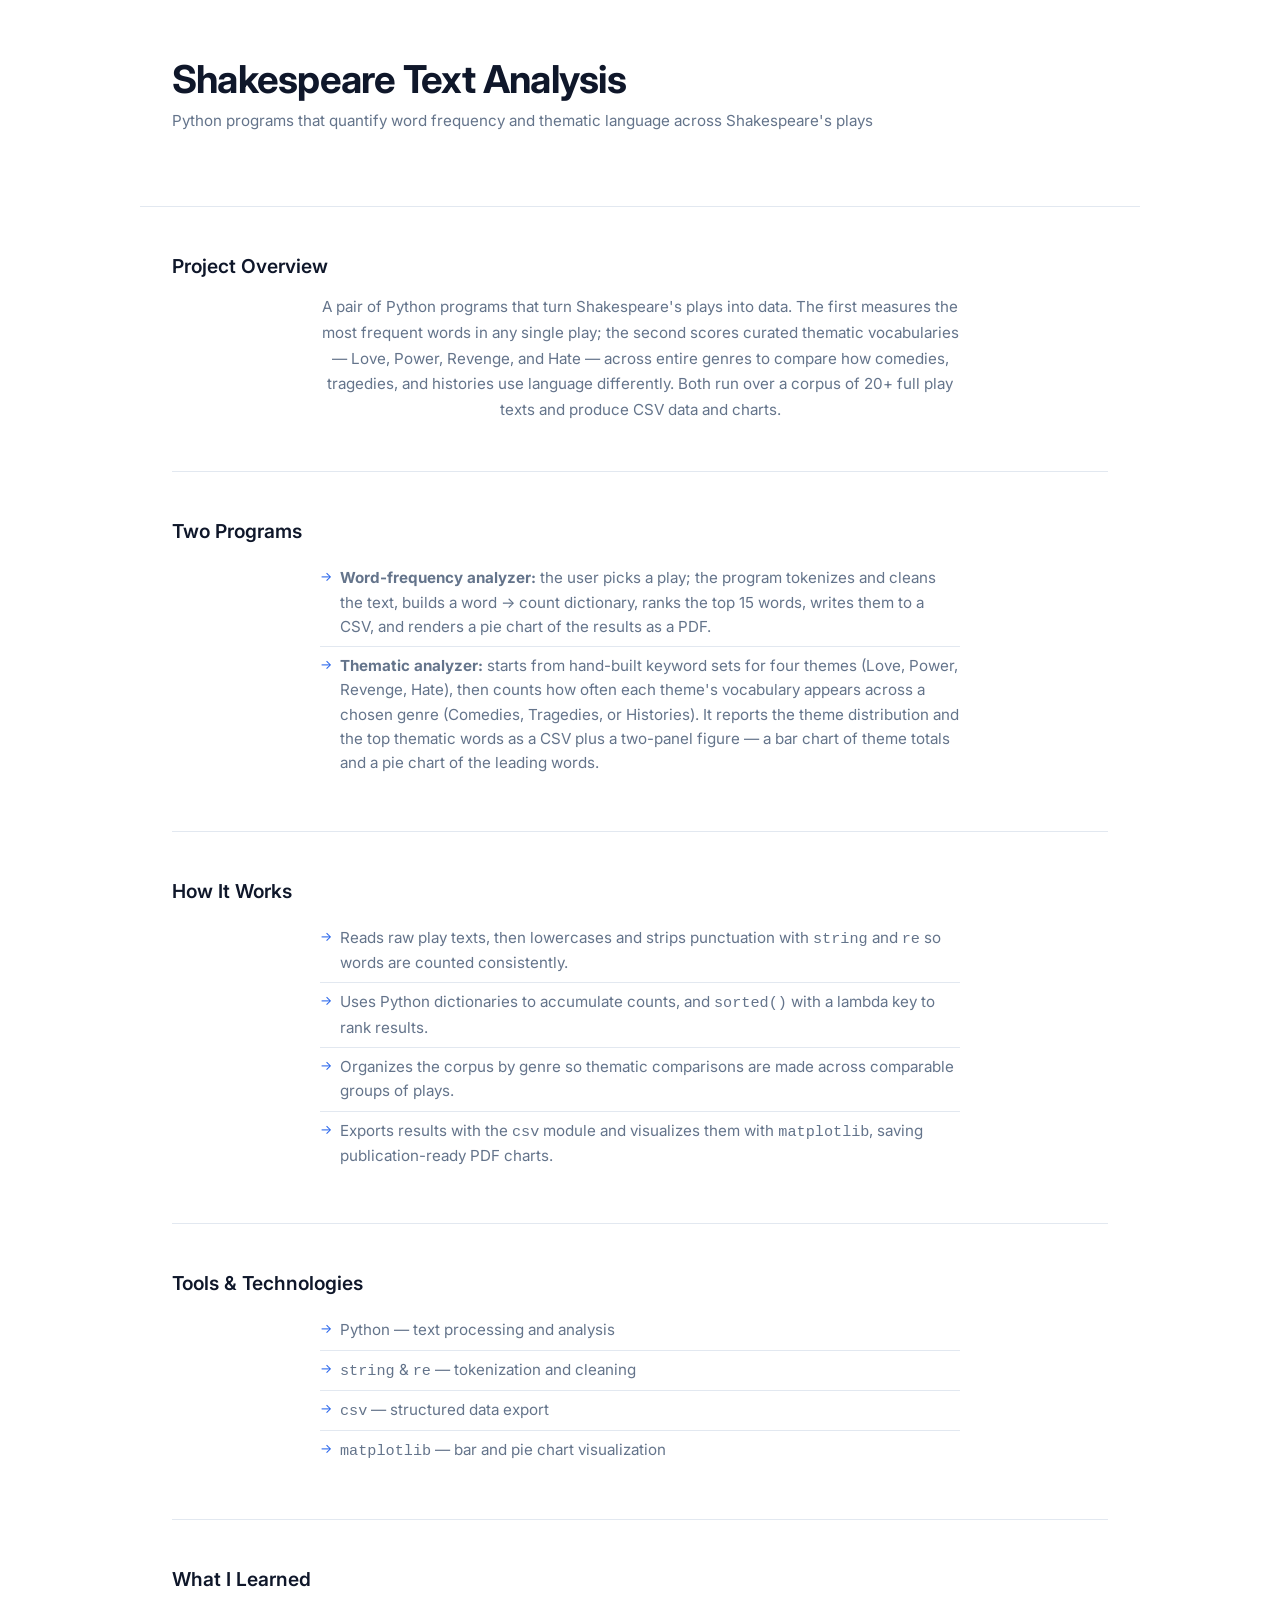
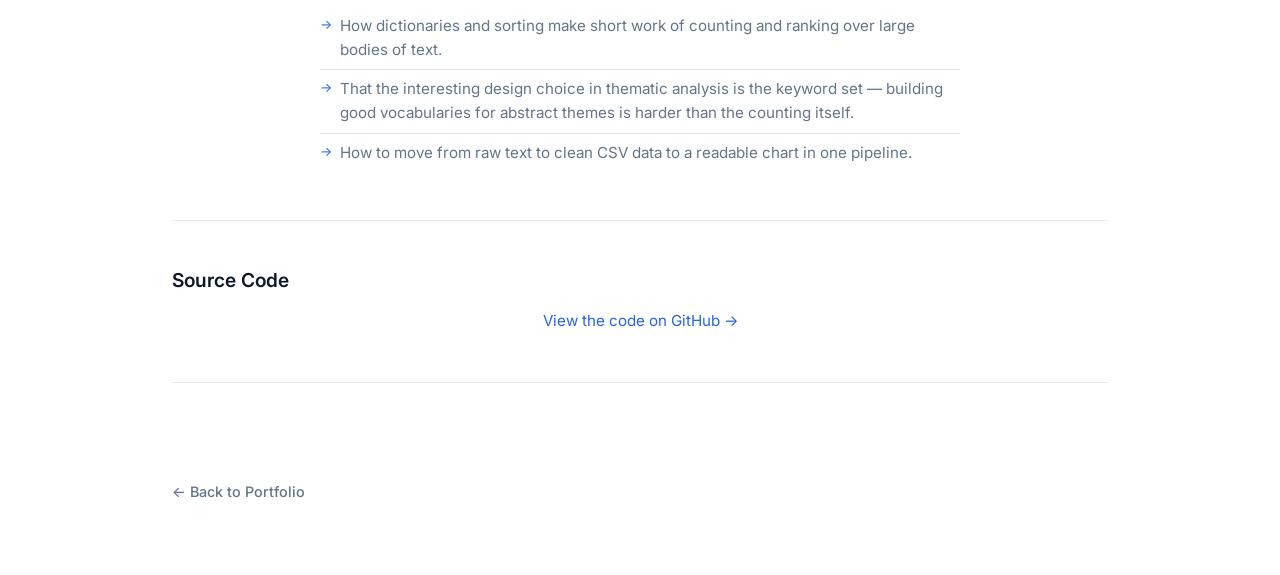
<file: shakespeare-analysis.html>
<!DOCTYPE html>
<html lang="en">
<head>
    <meta charset="UTF-8">
    <meta name="viewport" content="width=device-width, initial-scale=1.0">
    <title>Shakespeare Text Analysis - Jackson Lieberman</title>
    <link rel="preconnect" href="https://fonts.googleapis.com">
    <link rel="preconnect" href="https://fonts.gstatic.com" crossorigin>
    <link href="https://fonts.googleapis.com/css2?family=Inter:wght@300;400;500;600;700&display=swap" rel="stylesheet">
    <link rel="stylesheet" type="text/css" href="style.css" />
</head>
<body>
    <header>
        <div class="header-inner">
            <div class="header-text">
                <h1>Shakespeare Text Analysis</h1>
                <p class="subtitle">Python programs that quantify word frequency and thematic language across Shakespeare's plays</p>
            </div>
        </div>
    </header>

    <div class="container">
        <section class="content-section">
            <h2>Project Overview</h2>
            <p style="text-align: center;">
                A pair of Python programs that turn Shakespeare's plays into data. The first measures the most frequent
                words in any single play; the second scores curated thematic vocabularies — Love, Power, Revenge, and Hate —
                across entire genres to compare how comedies, tragedies, and histories use language differently.
                Both run over a corpus of 20+ full play texts and produce CSV data and charts.
            </p>
        </section>

        <section class="content-section">
            <h2>Two Programs</h2>
            <ul>
                <li><strong>Word-frequency analyzer:</strong> the user picks a play; the program tokenizes and cleans the text, builds a word&nbsp;→&nbsp;count dictionary, ranks the top 15 words, writes them to a CSV, and renders a pie chart of the results as a PDF.</li>
                <li><strong>Thematic analyzer:</strong> starts from hand-built keyword sets for four themes (Love, Power, Revenge, Hate), then counts how often each theme's vocabulary appears across a chosen genre (Comedies, Tragedies, or Histories). It reports the theme distribution and the top thematic words as a CSV plus a two-panel figure — a bar chart of theme totals and a pie chart of the leading words.</li>
            </ul>
        </section>

        <section class="content-section">
            <h2>How It Works</h2>
            <ul>
                <li>Reads raw play texts, then lowercases and strips punctuation with <code>string</code> and <code>re</code> so words are counted consistently.</li>
                <li>Uses Python dictionaries to accumulate counts, and <code>sorted()</code> with a lambda key to rank results.</li>
                <li>Organizes the corpus by genre so thematic comparisons are made across comparable groups of plays.</li>
                <li>Exports results with the <code>csv</code> module and visualizes them with <code>matplotlib</code>, saving publication-ready PDF charts.</li>
            </ul>
        </section>

        <section class="content-section">
            <h2>Tools &amp; Technologies</h2>
            <ul>
                <li>Python — text processing and analysis</li>
                <li><code>string</code> &amp; <code>re</code> — tokenization and cleaning</li>
                <li><code>csv</code> — structured data export</li>
                <li><code>matplotlib</code> — bar and pie chart visualization</li>
            </ul>
        </section>

        <section class="content-section">
            <h2>What I Learned</h2>
            <ul>
                <li>How dictionaries and sorting make short work of counting and ranking over large bodies of text.</li>
                <li>That the interesting design choice in thematic analysis is the keyword set — building good vocabularies for abstract themes is harder than the counting itself.</li>
                <li>How to move from raw text to clean CSV data to a readable chart in one pipeline.</li>
            </ul>
        </section>

        <section class="content-section">
            <h2>Source Code</h2>
            <p style="text-align:center;">
                <a href="https://github.com/Jackson-Lieberman/CS2" target="_blank">View the code on GitHub →</a>
            </p>
        </section>

        <section>
            <a href="index.html" class="back-link">← Back to Portfolio</a>
        </section>
    </div>
</body>
</html>
</file>
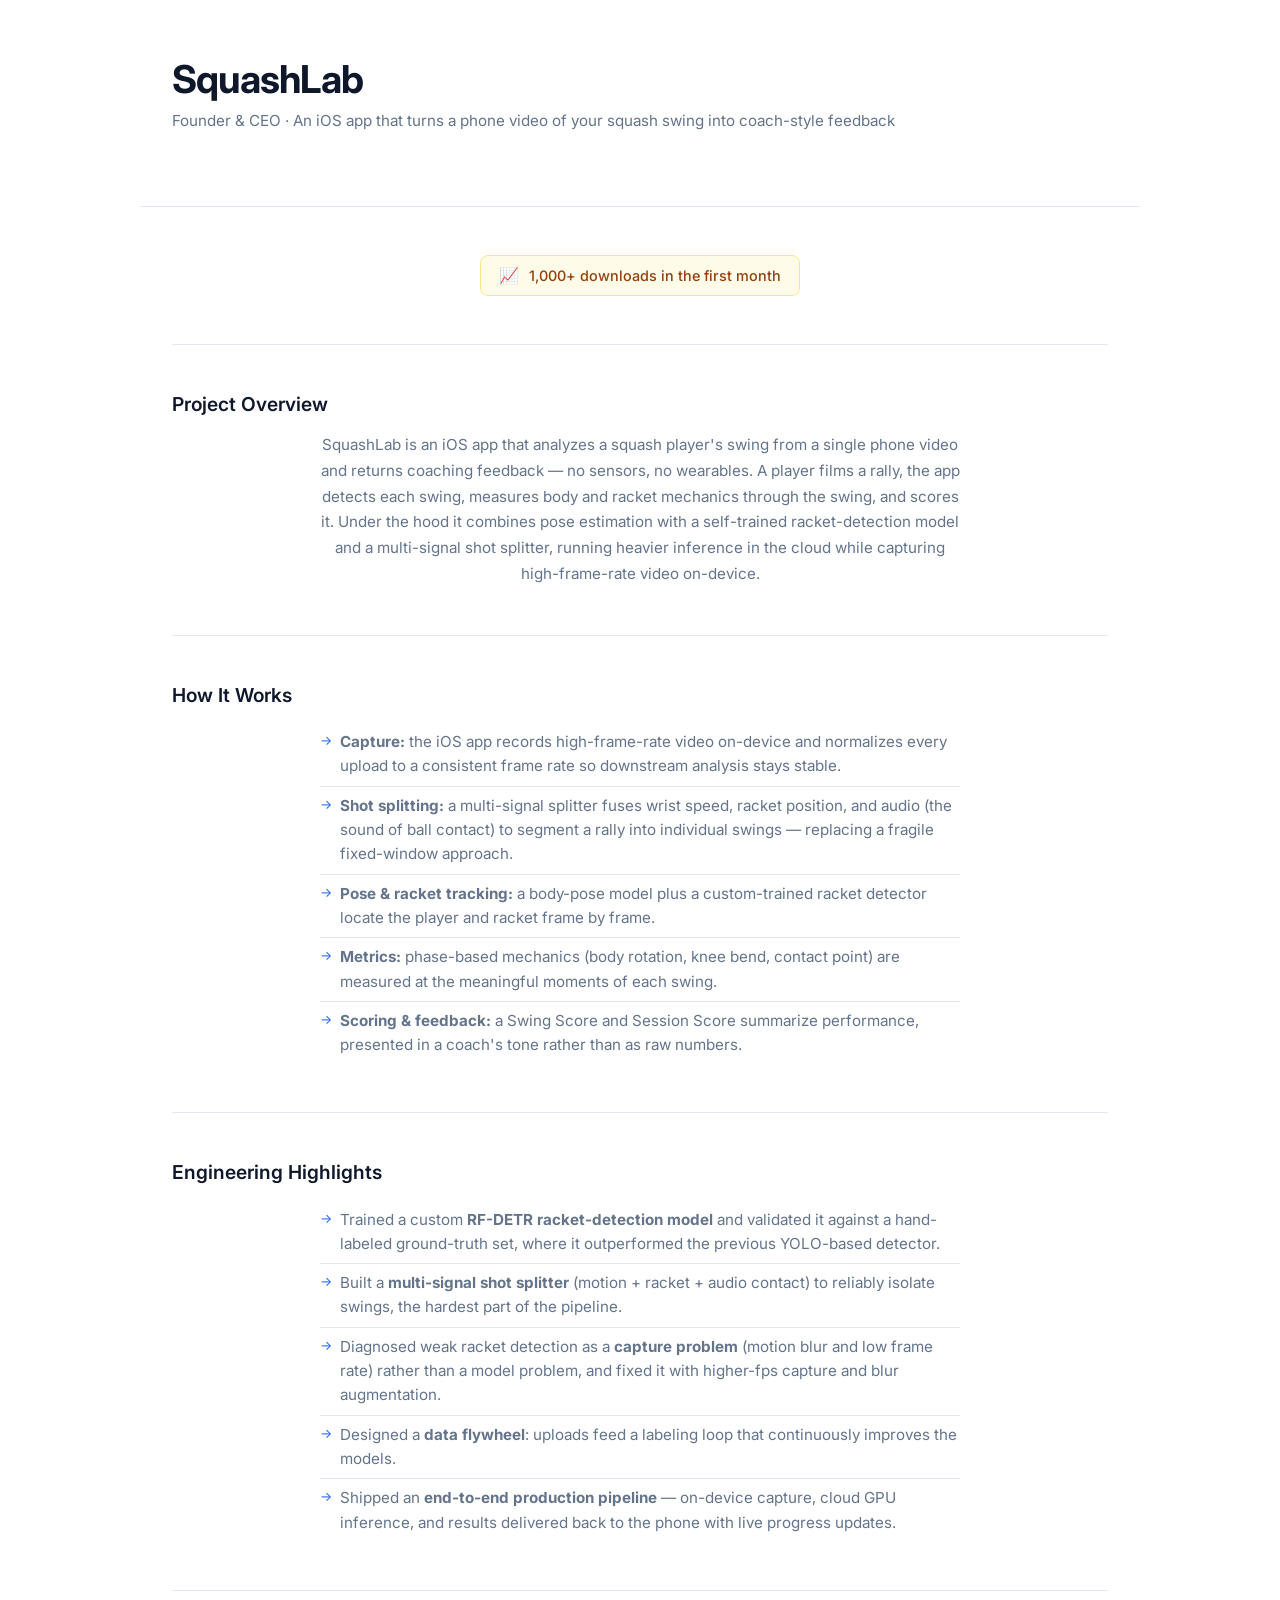
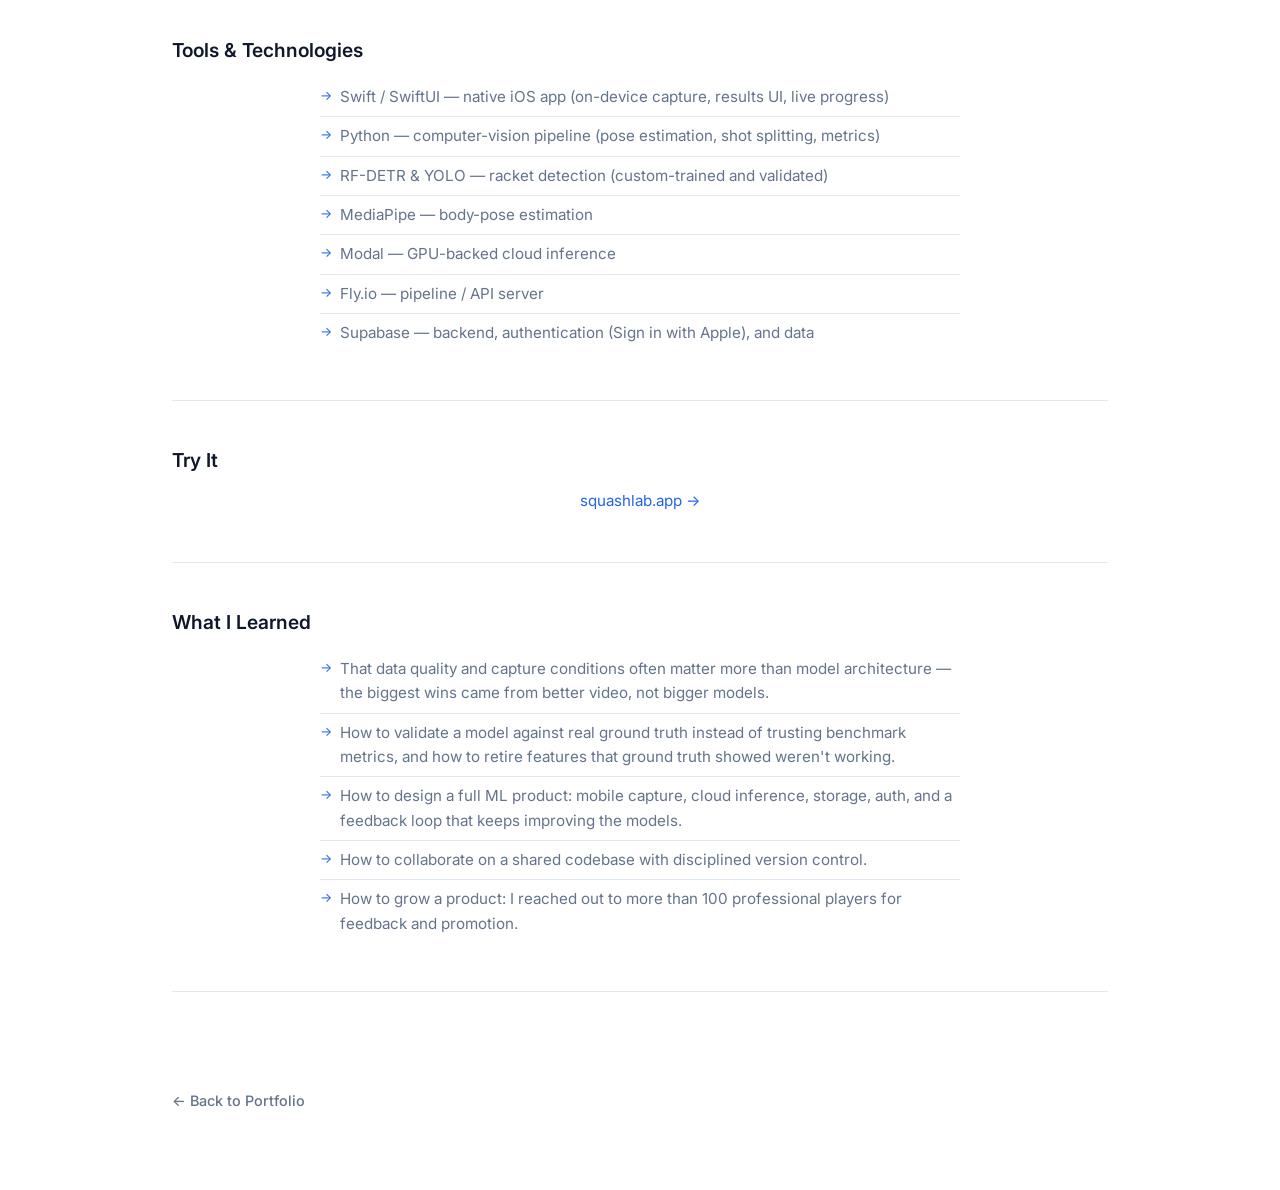
<file: squashlab.html>
<!DOCTYPE html>
<html lang="en">
<head>
    <meta charset="UTF-8">
    <meta name="viewport" content="width=device-width, initial-scale=1.0">
    <title>SquashLab - Jackson Lieberman</title>
    <link rel="preconnect" href="https://fonts.googleapis.com">
    <link rel="preconnect" href="https://fonts.gstatic.com" crossorigin>
    <link href="https://fonts.googleapis.com/css2?family=Inter:wght@300;400;500;600;700&display=swap" rel="stylesheet">
    <link rel="stylesheet" type="text/css" href="style.css" />
</head>
<body>
    <header>
        <div class="header-inner">
            <div class="header-text">
                <h1>SquashLab</h1>
                <p class="subtitle">Founder &amp; CEO · An iOS app that turns a phone video of your squash swing into coach-style feedback</p>
            </div>
        </div>
    </header>

    <div class="container">
        <section class="content-section">
            <div style="text-align:center;"><div class="award-banner">
                <span class="award-icon">📈</span>
                <span>1,000+ downloads in the first month</span>
            </div></div>
        </section>

        <section class="content-section">
            <h2>Project Overview</h2>
            <p style="text-align: center;">
                SquashLab is an iOS app that analyzes a squash player's swing from a single phone video and returns
                coaching feedback — no sensors, no wearables. A player films a rally, the app detects each swing,
                measures body and racket mechanics through the swing, and scores it. Under the hood it combines
                pose estimation with a self-trained racket-detection model and a multi-signal shot splitter, running
                heavier inference in the cloud while capturing high-frame-rate video on-device.
            </p>
        </section>

        <section class="content-section">
            <h2>How It Works</h2>
            <ul>
                <li><strong>Capture:</strong> the iOS app records high-frame-rate video on-device and normalizes every upload to a consistent frame rate so downstream analysis stays stable.</li>
                <li><strong>Shot splitting:</strong> a multi-signal splitter fuses wrist speed, racket position, and audio (the sound of ball contact) to segment a rally into individual swings — replacing a fragile fixed-window approach.</li>
                <li><strong>Pose &amp; racket tracking:</strong> a body-pose model plus a custom-trained racket detector locate the player and racket frame by frame.</li>
                <li><strong>Metrics:</strong> phase-based mechanics (body rotation, knee bend, contact point) are measured at the meaningful moments of each swing.</li>
                <li><strong>Scoring &amp; feedback:</strong> a Swing Score and Session Score summarize performance, presented in a coach's tone rather than as raw numbers.</li>
            </ul>
        </section>

        <section class="content-section">
            <h2>Engineering Highlights</h2>
            <ul>
                <li>Trained a custom <strong>RF-DETR racket-detection model</strong> and validated it against a hand-labeled ground-truth set, where it outperformed the previous YOLO-based detector.</li>
                <li>Built a <strong>multi-signal shot splitter</strong> (motion + racket + audio contact) to reliably isolate swings, the hardest part of the pipeline.</li>
                <li>Diagnosed weak racket detection as a <strong>capture problem</strong> (motion blur and low frame rate) rather than a model problem, and fixed it with higher-fps capture and blur augmentation.</li>
                <li>Designed a <strong>data flywheel</strong>: uploads feed a labeling loop that continuously improves the models.</li>
                <li>Shipped an <strong>end-to-end production pipeline</strong> — on-device capture, cloud GPU inference, and results delivered back to the phone with live progress updates.</li>
            </ul>
        </section>

        <section class="content-section">
            <h2>Tools &amp; Technologies</h2>
            <ul>
                <li>Swift / SwiftUI — native iOS app (on-device capture, results UI, live progress)</li>
                <li>Python — computer-vision pipeline (pose estimation, shot splitting, metrics)</li>
                <li>RF-DETR &amp; YOLO — racket detection (custom-trained and validated)</li>
                <li>MediaPipe — body-pose estimation</li>
                <li>Modal — GPU-backed cloud inference</li>
                <li>Fly.io — pipeline / API server</li>
                <li>Supabase — backend, authentication (Sign in with Apple), and data</li>
            </ul>
        </section>

        <section class="content-section">
            <h2>Try It</h2>
            <p style="text-align:center;">
                <a href="https://squashlab.app" target="_blank" rel="noopener">squashlab.app →</a>
            </p>
        </section>

        <section class="content-section">
            <h2>What I Learned</h2>
            <ul>
                <li>That data quality and capture conditions often matter more than model architecture — the biggest wins came from better video, not bigger models.</li>
                <li>How to validate a model against real ground truth instead of trusting benchmark metrics, and how to retire features that ground truth showed weren't working.</li>
                <li>How to design a full ML product: mobile capture, cloud inference, storage, auth, and a feedback loop that keeps improving the models.</li>
                <li>How to collaborate on a shared codebase with disciplined version control.</li>
                <li>How to grow a product: I reached out to more than 100 professional players for feedback and promotion.</li>
            </ul>
        </section>

        <section>
            <a href="index.html" class="back-link">← Back to Portfolio</a>
        </section>
    </div>
</body>
</html>
</file>
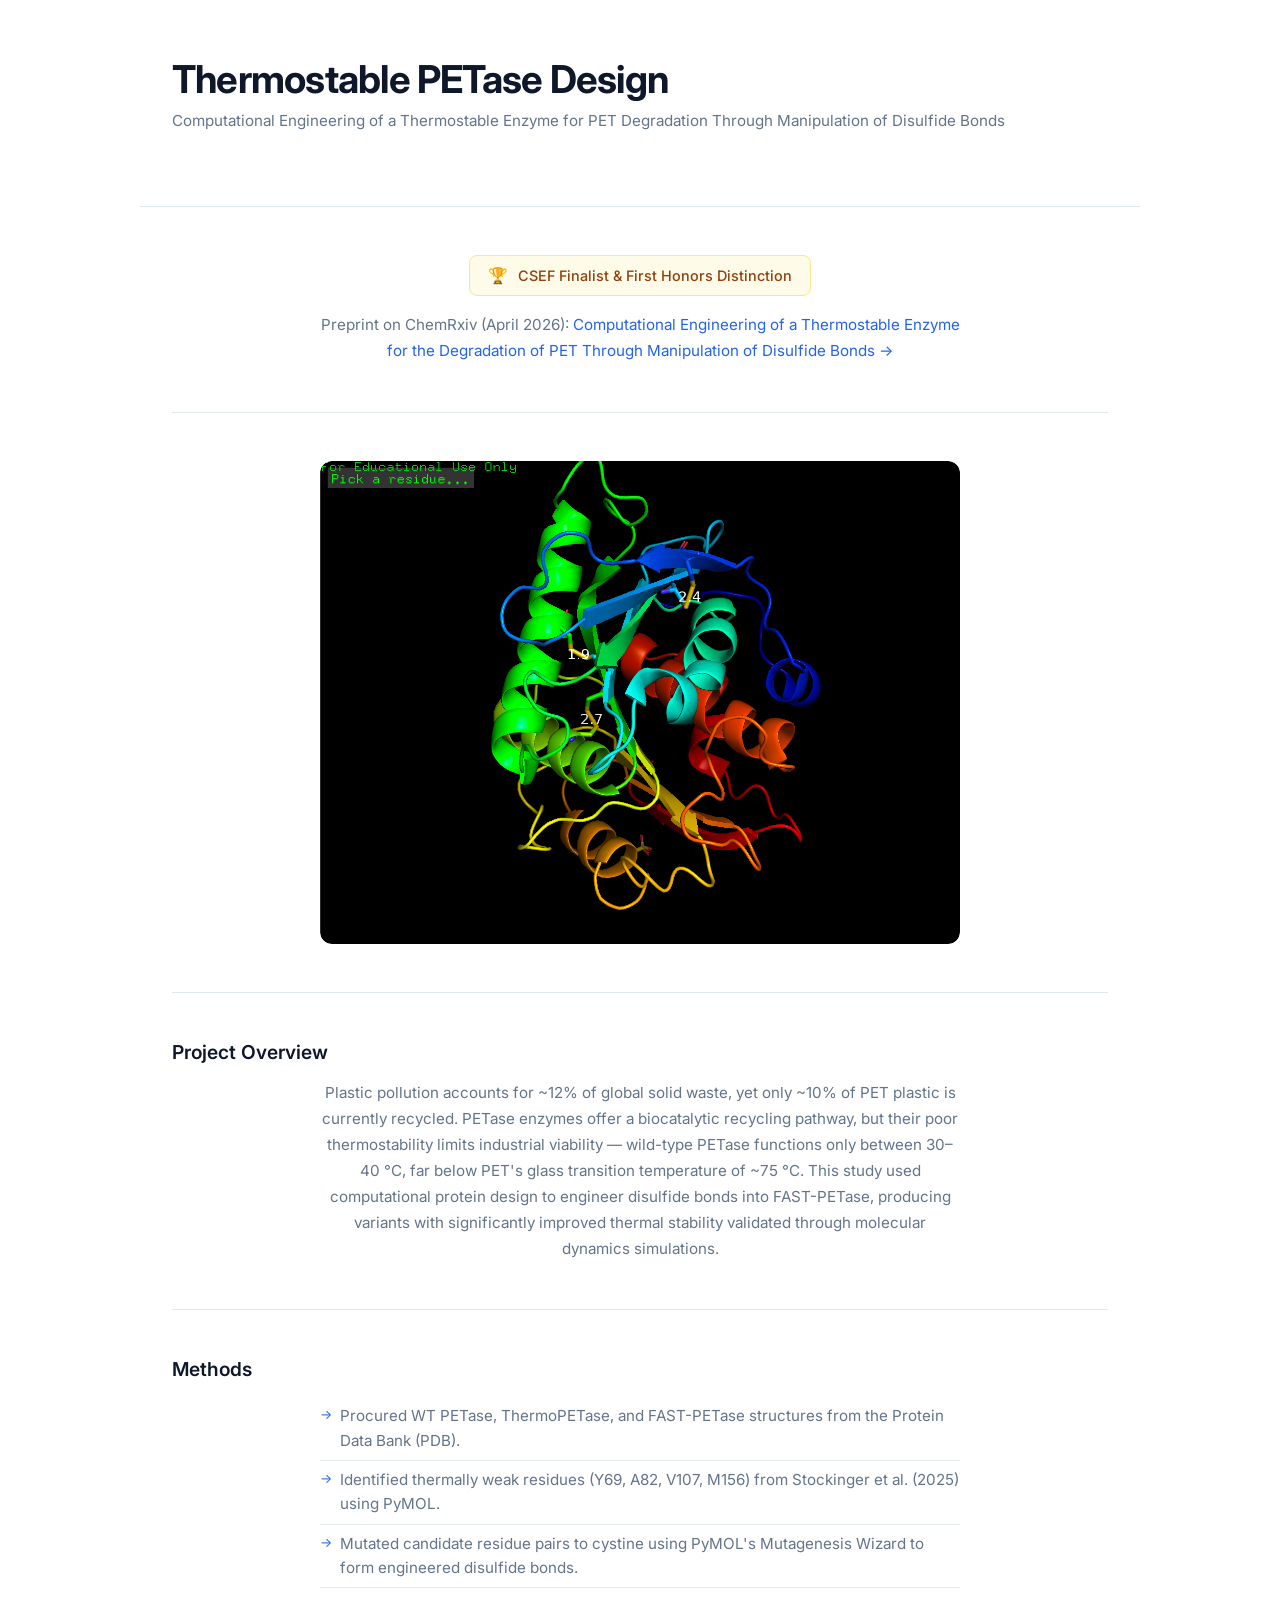
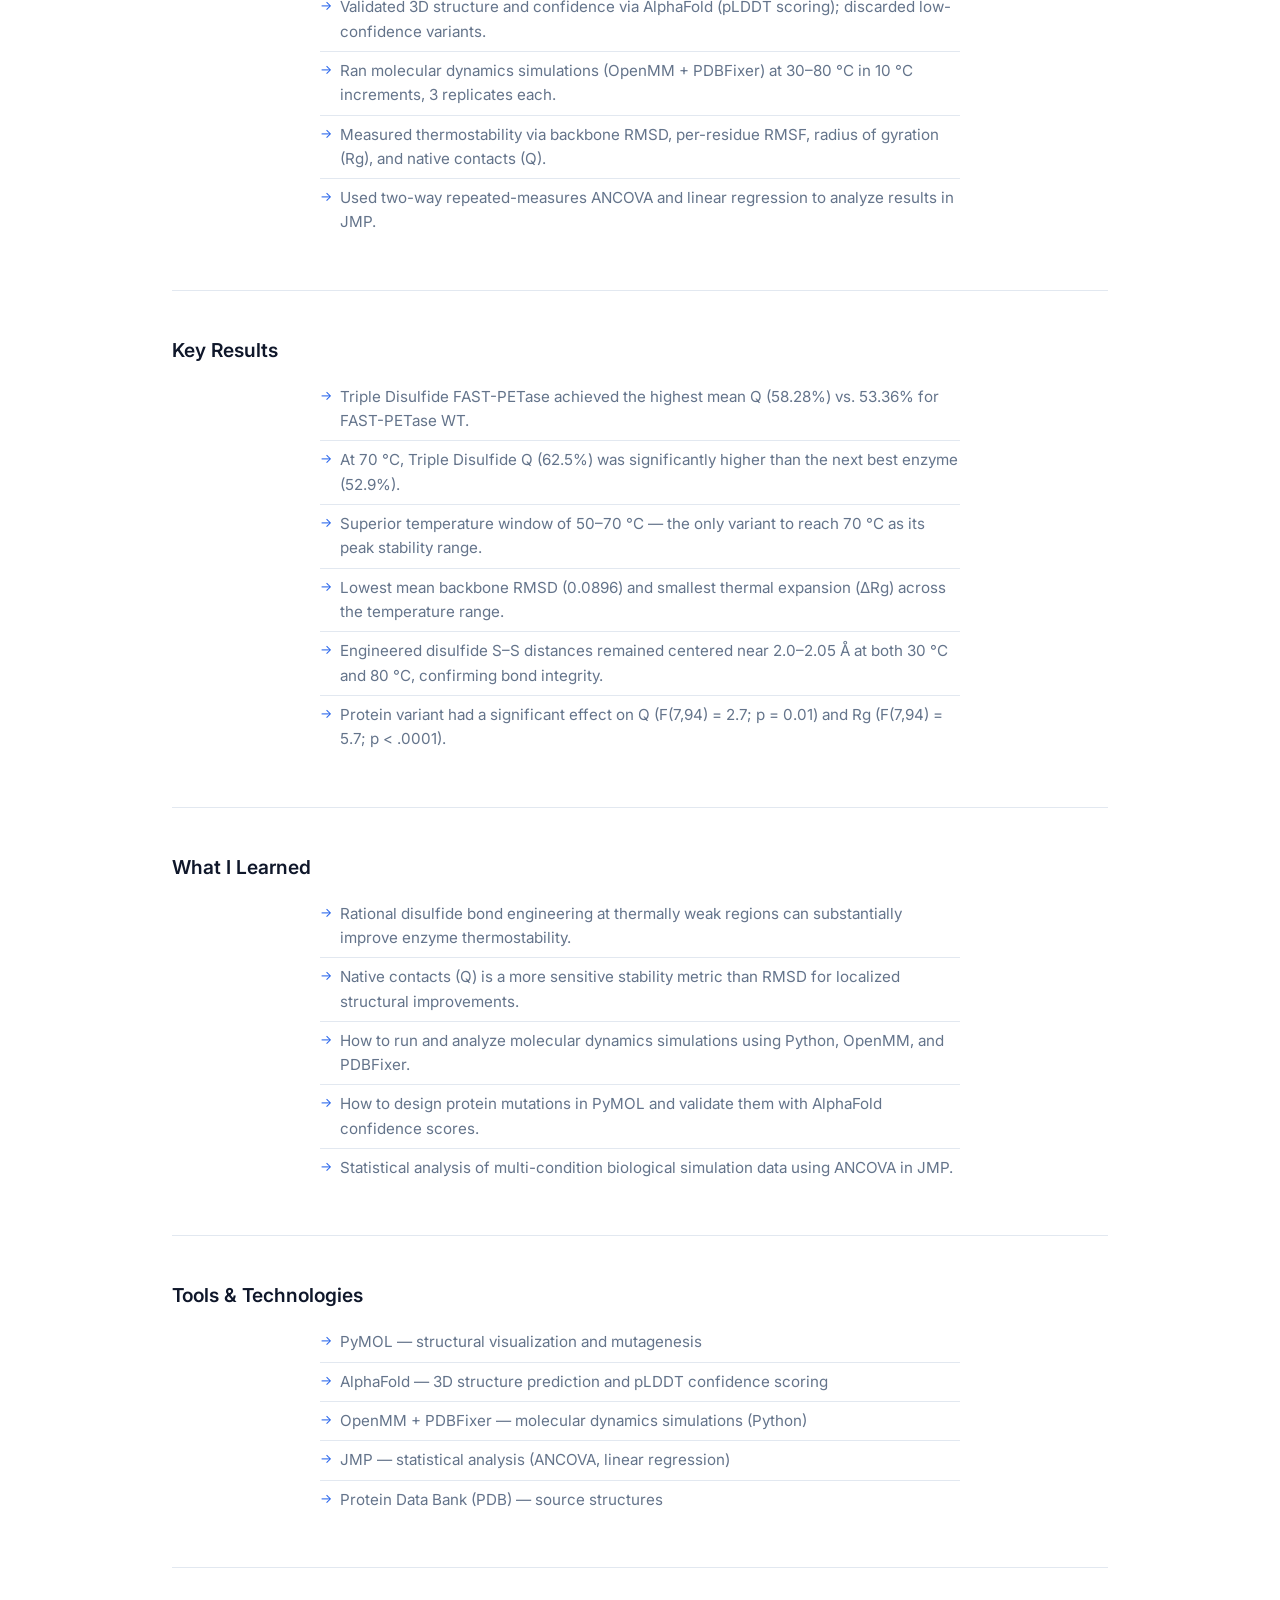
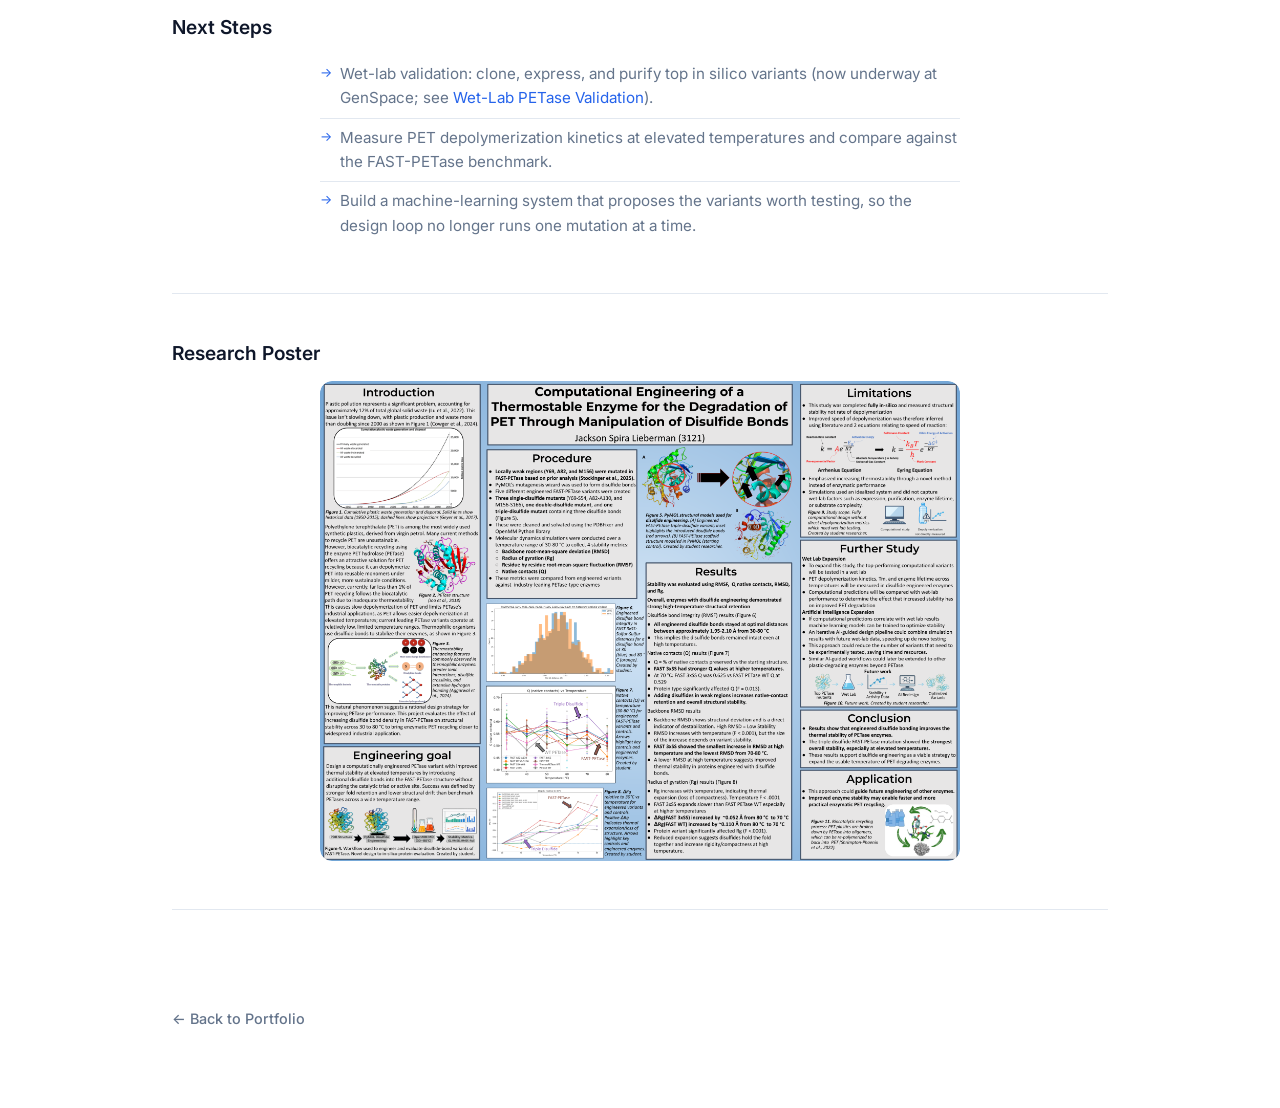
<file: thermostable-petase.html>
<!DOCTYPE html>
<html lang="en">
<head>
    <meta charset="UTF-8">
    <meta name="viewport" content="width=device-width, initial-scale=1.0">
    <title>Thermostable PETase Design - Jackson Lieberman</title>
    <link rel="preconnect" href="https://fonts.googleapis.com">
    <link rel="preconnect" href="https://fonts.gstatic.com" crossorigin>
    <link href="https://fonts.googleapis.com/css2?family=Inter:wght@300;400;500;600;700&display=swap" rel="stylesheet">
    <link rel="stylesheet" type="text/css" href="style.css" />
</head>
<body>
    <header>
        <div class="header-inner">
            <div class="header-text">
                <h1>Thermostable PETase Design</h1>
                <p class="subtitle">Computational Engineering of a Thermostable Enzyme for PET Degradation Through Manipulation of Disulfide Bonds</p>
            </div>
        </div>
    </header>

    <div class="container">
        <section class="content-section">
            <div style="text-align:center;"><div class="award-banner">
                <span class="award-icon">🏆</span>
                <span>CSEF Finalist &amp; First Honors Distinction</span>
            </div></div>
            <p style="text-align:center; margin-top:16px;">Preprint on ChemRxiv (April 2026): <a href="https://chemrxiv.org/doi/full/10.26434/chemrxiv.15002149/v2" target="_blank" rel="noopener">Computational Engineering of a Thermostable Enzyme for the Degradation of PET Through Manipulation of Disulfide Bonds →</a></p>
        </section>

        <section class="content-section">
            <div class="detail-photo">
                <img src="images/trip.png" alt="Triple disulfide FAST-PETase structure in PyMOL">
            </div>
        </section>

        <section class="content-section">
            <h2>Project Overview</h2>
            <p style="text-align: center;">
                Plastic pollution accounts for ~12% of global solid waste, yet only ~10% of PET plastic is currently recycled.
                PETase enzymes offer a biocatalytic recycling pathway, but their poor thermostability limits industrial viability —
                wild-type PETase functions only between 30–40 °C, far below PET's glass transition temperature of ~75 °C.
                This study used computational protein design to engineer disulfide bonds into FAST-PETase,
                producing variants with significantly improved thermal stability validated through molecular dynamics simulations.
            </p>
        </section>

        <section class="content-section">
            <h2>Methods</h2>
            <ul>
                <li>Procured WT PETase, ThermoPETase, and FAST-PETase structures from the Protein Data Bank (PDB).</li>
                <li>Identified thermally weak residues (Y69, A82, V107, M156) from Stockinger et al. (2025) using PyMOL.</li>
                <li>Mutated candidate residue pairs to cystine using PyMOL's Mutagenesis Wizard to form engineered disulfide bonds.</li>
                <li>Validated 3D structure and confidence via AlphaFold (pLDDT scoring); discarded low-confidence variants.</li>
                <li>Ran molecular dynamics simulations (OpenMM + PDBFixer) at 30–80 °C in 10 °C increments, 3 replicates each.</li>
                <li>Measured thermostability via backbone RMSD, per-residue RMSF, radius of gyration (Rg), and native contacts (Q).</li>
                <li>Used two-way repeated-measures ANCOVA and linear regression to analyze results in JMP.</li>
            </ul>
        </section>

        <section class="content-section">
            <h2>Key Results</h2>
            <ul>
                <li>Triple Disulfide FAST-PETase achieved the highest mean Q (58.28%) vs. 53.36% for FAST-PETase WT.</li>
                <li>At 70 °C, Triple Disulfide Q (62.5%) was significantly higher than the next best enzyme (52.9%).</li>
                <li>Superior temperature window of 50–70 °C — the only variant to reach 70 °C as its peak stability range.</li>
                <li>Lowest mean backbone RMSD (0.0896) and smallest thermal expansion (ΔRg) across the temperature range.</li>
                <li>Engineered disulfide S–S distances remained centered near 2.0–2.05 Å at both 30 °C and 80 °C, confirming bond integrity.</li>
                <li>Protein variant had a significant effect on Q (F(7,94) = 2.7; p = 0.01) and Rg (F(7,94) = 5.7; p &lt; .0001).</li>
            </ul>
        </section>

        <section class="content-section">
            <h2>What I Learned</h2>
            <ul>
                <li>Rational disulfide bond engineering at thermally weak regions can substantially improve enzyme thermostability.</li>
                <li>Native contacts (Q) is a more sensitive stability metric than RMSD for localized structural improvements.</li>
                <li>How to run and analyze molecular dynamics simulations using Python, OpenMM, and PDBFixer.</li>
                <li>How to design protein mutations in PyMOL and validate them with AlphaFold confidence scores.</li>
                <li>Statistical analysis of multi-condition biological simulation data using ANCOVA in JMP.</li>
            </ul>
        </section>

        <section class="content-section">
            <h2>Tools &amp; Technologies</h2>
            <ul>
                <li>PyMOL — structural visualization and mutagenesis</li>
                <li>AlphaFold — 3D structure prediction and pLDDT confidence scoring</li>
                <li>OpenMM + PDBFixer — molecular dynamics simulations (Python)</li>
                <li>JMP — statistical analysis (ANCOVA, linear regression)</li>
                <li>Protein Data Bank (PDB) — source structures</li>
            </ul>
        </section>

        <section class="content-section">
            <h2>Next Steps</h2>
            <ul>
                <li>Wet-lab validation: clone, express, and purify top in silico variants (now underway at GenSpace; see <a href="lab-petase.html">Wet-Lab PETase Validation</a>).</li>
                <li>Measure PET depolymerization kinetics at elevated temperatures and compare against the FAST-PETase benchmark.</li>
                <li>Build a machine-learning system that proposes the variants worth testing, so the design loop no longer runs one mutation at a time.</li>
            </ul>
        </section>

        <section class="content-section">
            <h2>Research Poster</h2>
            <div class="detail-photo">
                <img src="images/petase-poster.png" alt="CSEF research poster — Thermostable PETase Design">
            </div>
        </section>

        <section>
            <a href="index.html" class="back-link">← Back to Portfolio</a>
        </section>
    </div>
</body>
</html>
</file>
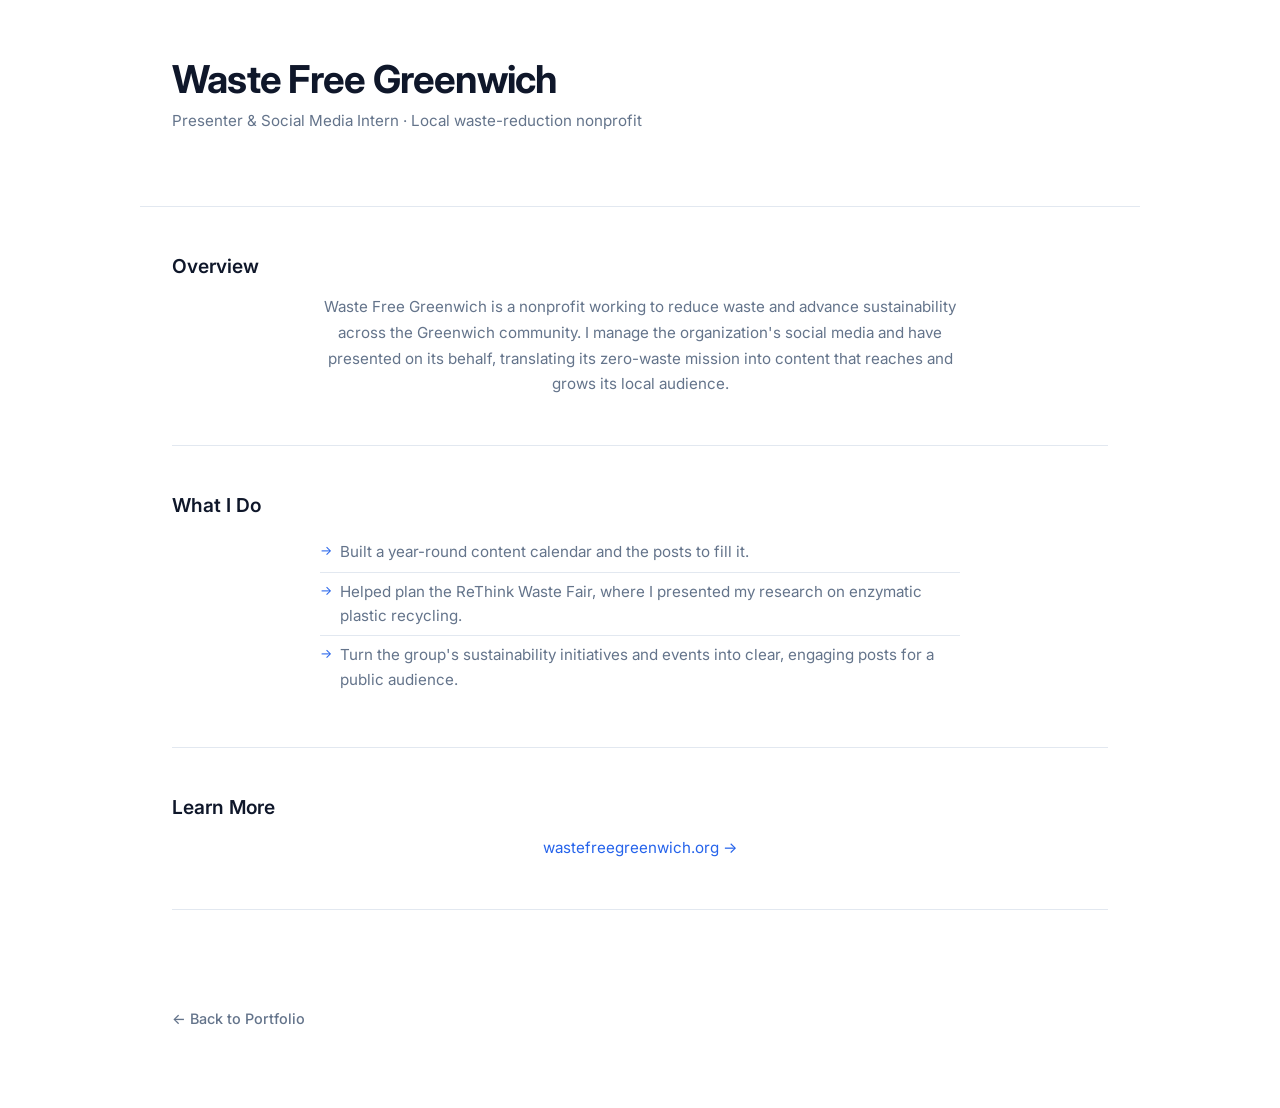
<file: waste-free-greenwich.html>
<!DOCTYPE html>
<html lang="en">
<head>
    <meta charset="UTF-8">
    <meta name="viewport" content="width=device-width, initial-scale=1.0">
    <title>Waste Free Greenwich - Jackson Lieberman</title>
    <link rel="preconnect" href="https://fonts.googleapis.com">
    <link rel="preconnect" href="https://fonts.gstatic.com" crossorigin>
    <link href="https://fonts.googleapis.com/css2?family=Inter:wght@300;400;500;600;700&display=swap" rel="stylesheet">
    <link rel="stylesheet" type="text/css" href="style.css" />
</head>
<body>
    <header>
        <div class="header-inner">
            <div class="header-text">
                <h1>Waste Free Greenwich</h1>
                <p class="subtitle">Presenter &amp; Social Media Intern · Local waste-reduction nonprofit</p>
            </div>
        </div>
    </header>

    <div class="container">
        <section class="content-section">
            <h2>Overview</h2>
            <p style="text-align: center;">
                Waste Free Greenwich is a nonprofit working to reduce waste and advance sustainability across the
                Greenwich community. I manage the organization's social media and have presented on its behalf,
                translating its zero-waste mission into content that reaches and grows its local audience.
            </p>
        </section>

        <section class="content-section">
            <h2>What I Do</h2>
            <ul>
                <li>Built a year-round content calendar and the posts to fill it.</li>
                <li>Helped plan the ReThink Waste Fair, where I presented my research on enzymatic plastic recycling.</li>
                <li>Turn the group's sustainability initiatives and events into clear, engaging posts for a public audience.</li>
            </ul>
        </section>

        <section class="content-section">
            <h2>Learn More</h2>
            <p style="text-align:center;">
                <a href="https://www.wastefreegreenwich.org/" target="_blank">wastefreegreenwich.org →</a>
            </p>
        </section>

        <section>
            <a href="index.html" class="back-link">← Back to Portfolio</a>
        </section>
    </div>
</body>
</html>
</file>
<file: style.css>
/* =============================================
   RESET
   ============================================= */
*, *::before, *::after {
    box-sizing: border-box;
    margin: 0;
    padding: 0;
}

/* =============================================
   TOKENS
   ============================================= */
:root {
    --bg:           #ffffff;
    --surface:      #f8fafc;
    --border:       #e2e8f0;
    --text:         #0f172a;
    --text-muted:   #64748b;
    --accent:       #2563eb;
    --accent-light: #eff6ff;
    --accent-dark:  #1d4ed8;

    --radius:   12px;
    --shadow-sm: 0 1px 3px rgba(0,0,0,0.06), 0 1px 2px rgba(0,0,0,0.04);
    --shadow-md: 0 4px 16px rgba(0,0,0,0.08);
    --shadow-lg: 0 12px 32px rgba(0,0,0,0.10);
}

/* =============================================
   BASE
   ============================================= */
html {
    font-family: 'Inter', system-ui, -apple-system, sans-serif;
    font-size: 16px;
    color: var(--text);
    background: var(--bg);
    -webkit-font-smoothing: antialiased;
}

body {
    min-height: 100vh;
}

a {
    color: var(--accent);
    text-decoration: none;
}

p {
    line-height: 1.7;
    color: var(--text-muted);
}

h1, h2, h3, h4 {
    color: var(--text);
    font-weight: 600;
    line-height: 1.2;
}

ul {
    list-style: none;
}

/* =============================================
   LAYOUT
   ============================================= */
.container {
    max-width: 1000px;
    margin: 0 auto;
    padding: 0 32px;
}

section {
    padding: 80px 0;
}

section + section {
    border-top: 1px solid var(--border);
}

.section-label {
    display: block;
    font-size: 0.72em;
    font-weight: 600;
    letter-spacing: 0.12em;
    text-transform: uppercase;
    color: var(--accent);
    margin-bottom: 12px;
}

.section-title {
    font-size: 1.9em;
    font-weight: 700;
    color: var(--text);
    margin-bottom: 40px;
}

/* =============================================
   HEADER / HERO
   ============================================= */
header {
    border-bottom: 1px solid var(--border);
    padding: 56px 32px 48px;
    max-width: 1000px;
    margin: 0 auto;
}

.header-inner {
    display: flex;
    align-items: center;
    gap: 32px;
}

.headshot {
    width: 88px;
    height: 88px;
    border-radius: 50%;
    object-fit: cover;
    object-position: top;
    flex-shrink: 0;
    border: 2px solid var(--border);
}

.header-text {
    flex: 1;
}

header h1 {
    font-size: 2.4em;
    font-weight: 700;
    letter-spacing: -0.02em;
    color: var(--text);
    margin-bottom: 6px;
}

header .subtitle {
    font-size: 0.95em;
    color: var(--text-muted);
    margin-bottom: 24px;
    font-weight: 400;
}

header nav {
    display: flex;
    flex-wrap: wrap;
    gap: 8px 28px;
}

header nav a {
    font-size: 0.85em;
    font-weight: 500;
    letter-spacing: 0.04em;
    text-transform: uppercase;
    color: var(--text-muted);
    padding-bottom: 2px;
    border-bottom: 2px solid transparent;
    transition: color 0.2s, border-color 0.2s;
}

header nav a:hover {
    color: var(--accent);
    border-bottom-color: var(--accent);
}

/* =============================================
   ABOUT
   ============================================= */
#about .about-body {
    max-width: 580px;
}

#about p {
    font-size: 1.05em;
    line-height: 1.8;
}

#about p + p {
    margin-top: 16px;
}


/* =============================================
   ENTRIES (research, leadership, athletics)
   ============================================= */
.entries {
    max-width: 760px;
}

.entries li {
    padding: 20px 0;
    border-bottom: 1px solid var(--border);
}

.entries li:first-child {
    padding-top: 4px;
}

.entries li:last-child {
    border-bottom: none;
}

.entry-head {
    display: flex;
    flex-wrap: wrap;
    align-items: baseline;
    justify-content: space-between;
    gap: 4px 16px;
    margin-bottom: 6px;
}

.entry-head h3 {
    font-size: 1em;
}

.entry-meta {
    font-size: 0.82em;
    color: var(--text-muted);
}

.entries p {
    font-size: 0.93em;
}

.entries p a {
    font-weight: 500;
}

/* =============================================
   PROJECTS GRID
   ============================================= */
.projects-grid {
    display: grid;
    grid-template-columns: repeat(auto-fill, minmax(280px, 1fr));
    gap: 24px;
}

.project-card {
    background: var(--bg);
    border: 1px solid var(--border);
    border-radius: var(--radius);
    overflow: hidden;
    display: flex;
    flex-direction: column;
    transition: box-shadow 0.2s, transform 0.2s;
    box-shadow: var(--shadow-sm);
}

.project-card:hover {
    box-shadow: var(--shadow-lg);
    transform: translateY(-4px);
}

.card-img {
    width: 100%;
    height: 180px;
    overflow: hidden;
    background: var(--surface);
    flex-shrink: 0;
}

.card-img img {
    width: 100%;
    height: 100%;
    object-fit: cover;
    object-position: top;
    display: block;
    transition: transform 0.4s ease;
}

.project-card:hover .card-img img {
    transform: scale(1.04);
}

.card-body {
    padding: 20px 22px 22px;
    display: flex;
    flex-direction: column;
    flex: 1;
}

.card-body h3 {
    font-size: 1em;
    font-weight: 600;
    margin-bottom: 8px;
}

.card-body h3 a {
    color: var(--text);
    transition: color 0.2s;
}

.card-body h3 a:hover {
    color: var(--accent);
}

.card-body p {
    font-size: 0.9em;
    color: var(--text-muted);
    line-height: 1.6;
    flex: 1;
    margin-bottom: 16px;
}

.card-link {
    font-size: 0.85em;
    font-weight: 500;
    color: var(--accent);
    display: inline-flex;
    align-items: center;
    gap: 4px;
    transition: gap 0.2s;
}

.card-link:hover {
    gap: 8px;
}

.card-links {
    display: flex;
    flex-wrap: wrap;
    gap: 6px 20px;
}

/* =============================================
   TAGS
   ============================================= */
.tag {
    display: inline-block;
    font-size: 0.72em;
    font-weight: 500;
    letter-spacing: 0.03em;
    padding: 3px 9px;
    border-radius: 4px;
    margin-bottom: 10px;
}

.tag-ai     { background: #eff6ff; color: #1d4ed8; }
.tag-chem   { background: #f0fdf4; color: #166534; }
.tag-bio    { background: #f0fdf4; color: #166534; }
.tag-web    { background: #fff7ed; color: #9a3412; }
.tag-python { background: #faf5ff; color: #6b21a8; }
.tag-data   { background: #fdf2f8; color: #9d174d; }
.tag-sports { background: #ecfeff; color: #0e7490; }

/* =============================================
   SHOW MORE
   ============================================= */
.more-projects {
    max-height: 0;
    overflow: hidden;
    transition: max-height 0.4s ease, opacity 0.3s ease;
    opacity: 0;
}

.more-projects.expanded {
    max-height: 4000px;
    opacity: 1;
}

.more-projects .projects-grid {
    margin-top: 24px;
}

.show-more-btn {
    display: block;
    margin: 28px auto 0;
    background: none;
    border: 1px solid var(--border);
    border-radius: 8px;
    padding: 10px 24px;
    font-family: inherit;
    font-size: 0.88em;
    font-weight: 500;
    color: var(--text-muted);
    cursor: pointer;
    transition: border-color 0.2s, color 0.2s;
}

.show-more-btn:hover {
    border-color: var(--accent);
    color: var(--accent);
}

/* =============================================
   INVOLVEMENT
   ============================================= */
.involvement-card {
    border: 1px solid var(--border);
    border-radius: var(--radius);
    overflow: hidden;
    box-shadow: var(--shadow-sm);
    max-width: 800px;
}

.involvement-photos {
    display: grid;
    grid-template-columns: 1fr 1fr;
    height: 220px;
    gap: 2px;
}

.involvement-photos img {
    width: 100%;
    height: 100%;
    object-fit: cover;
    display: block;
}

.involvement-body {
    padding: 28px 32px;
}

.involvement-card h3 {
    font-size: 1.15em;
    font-weight: 600;
    margin-bottom: 4px;
}

.involvement-meta {
    font-size: 0.85em;
    color: var(--text-muted);
    margin-bottom: 16px;
    display: block;
}

.involvement-card p {
    font-size: 0.95em;
    margin-bottom: 12px;
}

.involvement-card p:last-child {
    margin-bottom: 0;
}

.involvement-press a {
    font-size: 0.85em;
    font-weight: 500;
    color: var(--accent);
}

.involvement-press a:hover {
    color: var(--accent-dark);
}

/* =============================================
   CONTACT
   ============================================= */
#contact p {
    font-size: 1em;
    line-height: 2.2;
}

#contact a {
    color: var(--accent);
    font-weight: 500;
    transition: color 0.2s;
}

#contact a:hover {
    color: var(--accent-dark);
}

/* =============================================
   DETAIL PAGES (blend-cleaver, geo, thermostable)
   ============================================= */
.content-section {
    padding: 48px 0;
}

.content-section + .content-section {
    border-top: 1px solid var(--border);
}

.content-section h2 {
    font-size: 1.2em;
    font-weight: 600;
    color: var(--text);
    margin-bottom: 16px;
}

.content-section p {
    font-size: 0.95em;
    max-width: 640px;
    margin: 0 auto;
}

.content-section ul {
    padding-left: 0;
    max-width: 640px;
    margin: 0 auto;
}

.content-section ul li {
    padding: 7px 0 7px 20px;
    font-size: 0.95em;
    color: var(--text-muted);
    position: relative;
    line-height: 1.6;
    border-bottom: 1px solid var(--border);
}

.content-section ul li:last-child {
    border-bottom: none;
}

.content-section ul li::before {
    content: "→";
    position: absolute;
    left: 0;
    color: var(--accent);
    font-size: 0.85em;
}

.award-banner {
    display: inline-flex;
    align-items: center;
    gap: 10px;
    background: #fefce8;
    border: 1px solid #fde68a;
    border-radius: 8px;
    padding: 10px 18px;
    font-size: 0.9em;
    font-weight: 500;
    color: #92400e;
    margin: 0 auto;
}

.award-icon {
    font-size: 1.1em;
}

.detail-photo {
    max-width: 640px;
    margin: 0 auto;
    border-radius: var(--radius);
    overflow: hidden;
}

.detail-photo img {
    width: 100%;
    display: block;
    border-radius: var(--radius);
}

.article-link a {
    font-weight: 500;
    color: var(--accent);
}

.back-link {
    display: inline-block;
    margin-top: 20px;
    font-size: 0.9em;
    font-weight: 500;
    color: var(--text-muted);
    transition: color 0.2s;
}

.back-link:hover {
    color: var(--accent);
}

/* =============================================
   SMALL SCREENS
   ============================================= */
@media (max-width: 640px) {
    header {
        padding: 40px 16px 32px;
    }

    .header-inner {
        flex-direction: column;
        align-items: flex-start;
        gap: 20px;
    }

    header h1 {
        font-size: 1.9em;
    }

    header nav {
        gap: 8px 18px;
    }

    .container {
        padding: 0 16px;
    }

    section {
        padding: 56px 0;
    }
}
</file>
